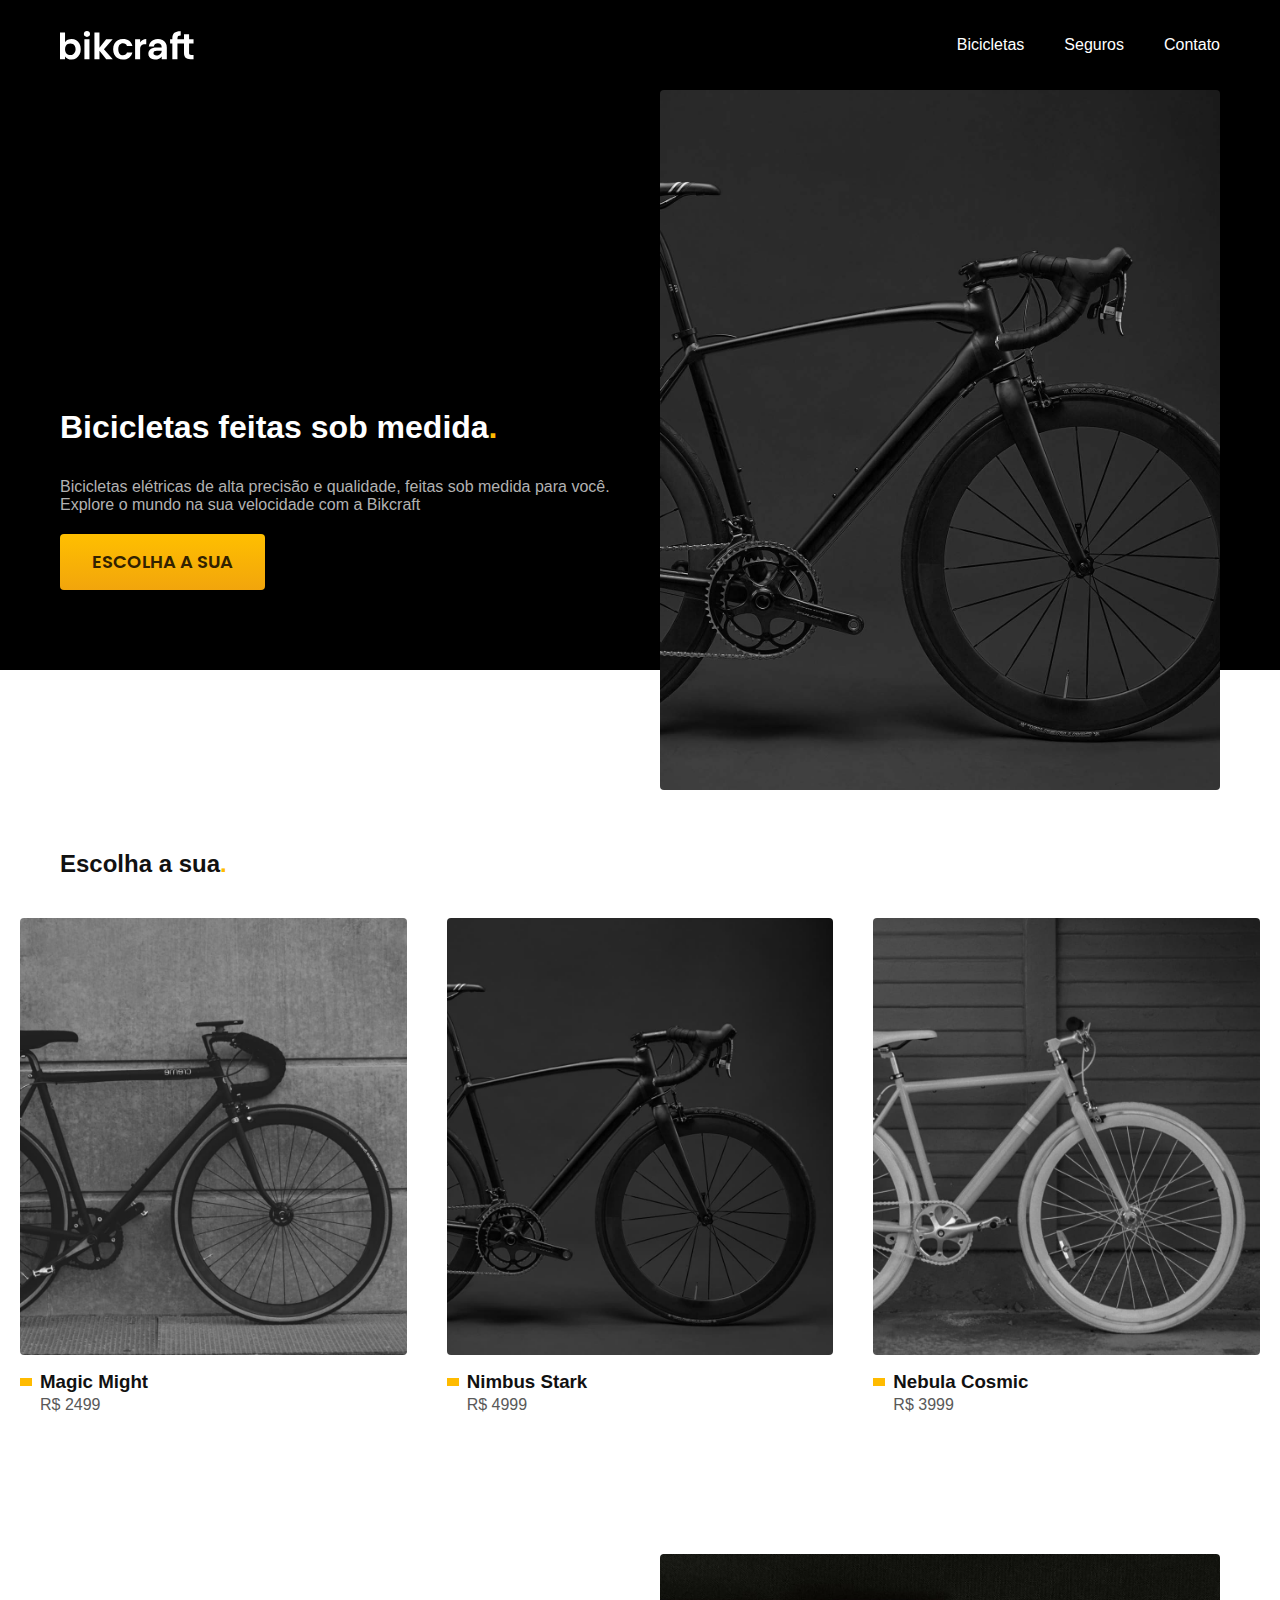
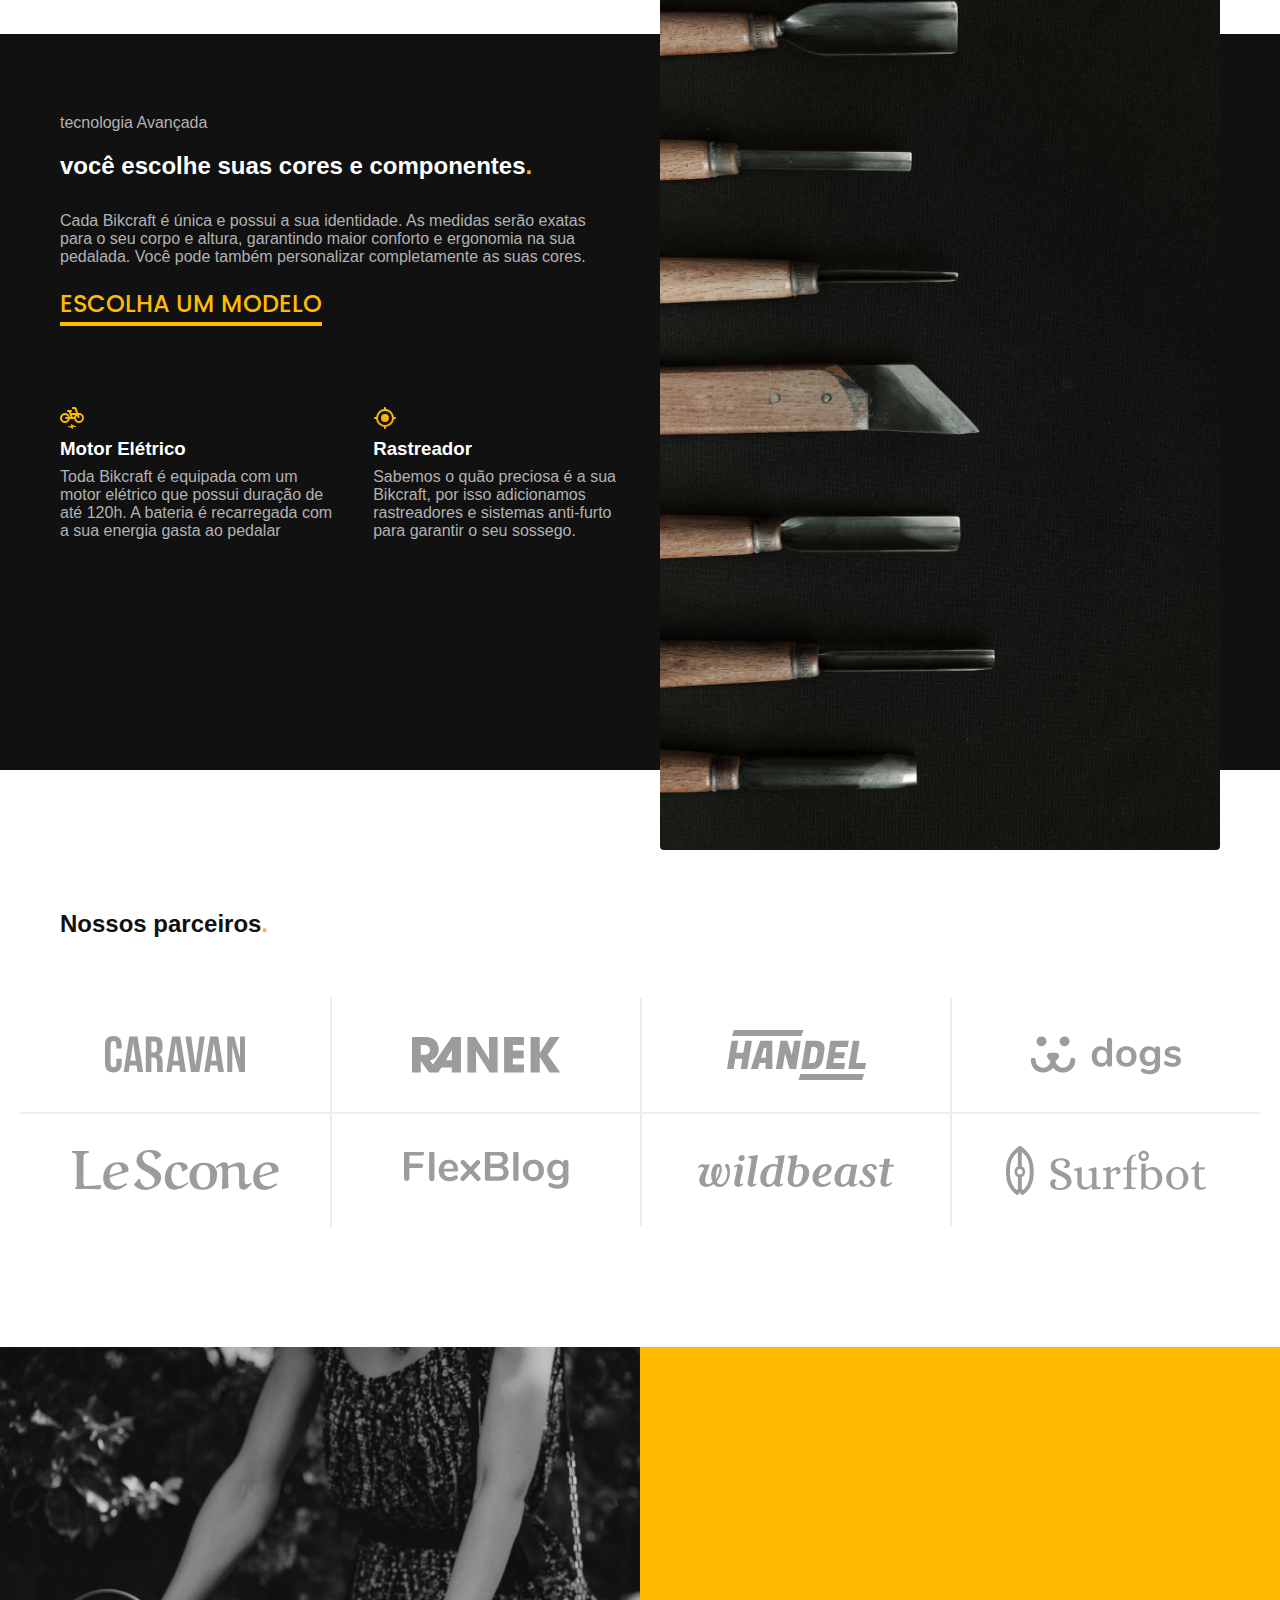
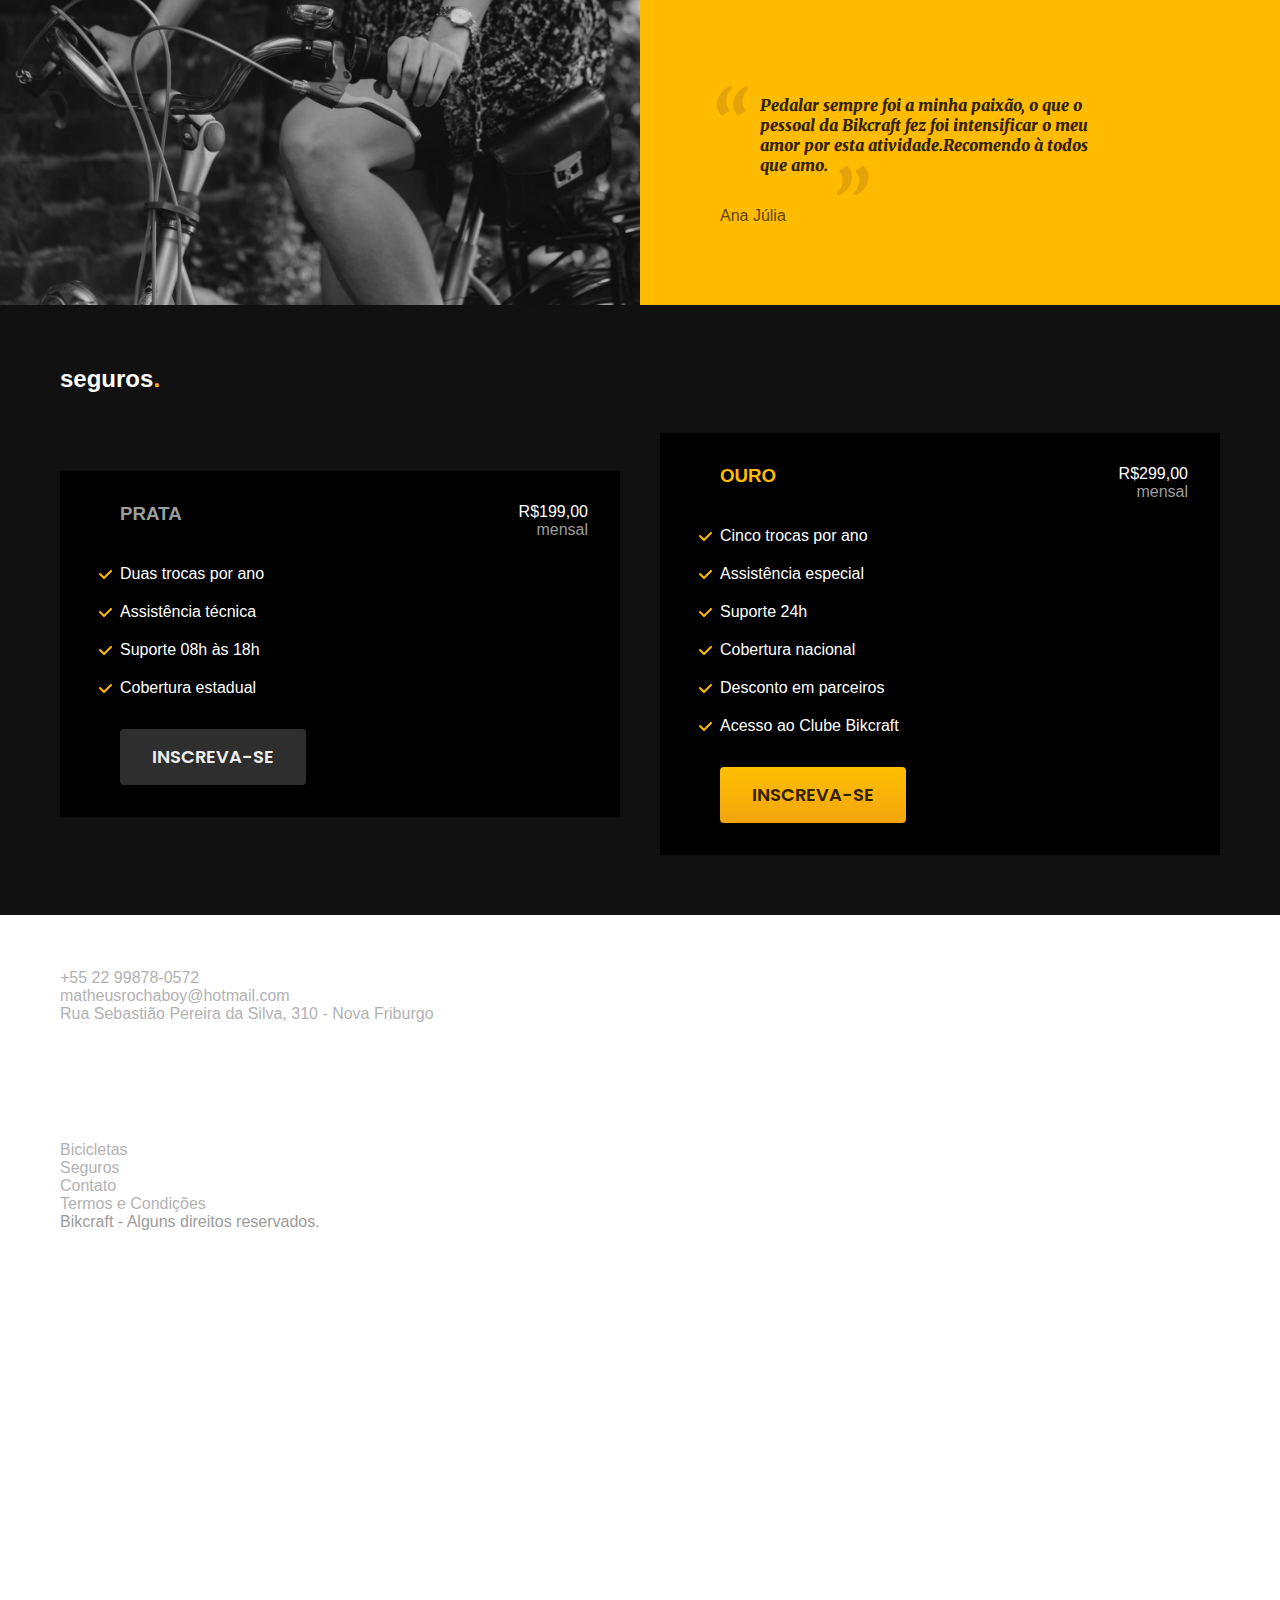
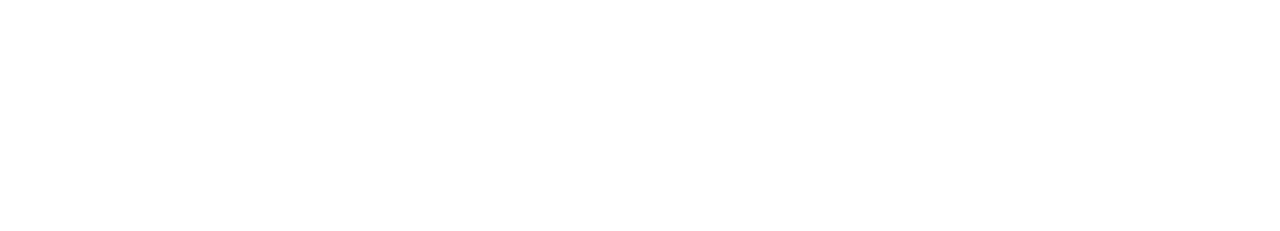
<file: index.html>
<!DOCTYPE html>
<html lang="pt-br">

<head>
  <meta charset="UTF-8">
  <meta name="viewport" content="width=device-width, initial-scale=1.0">
  <meta name="description" content="Bicicletas elétricas de alta precisão e qualidade, feitas sob medidas para o cliente. Explore o mundo na sua velocidade com a Bikcraft">
  <title>Bikcraft - Bicicletas Elétricas</title>
  <link rel="preload" href="./css/style.css" as="style">
  <link rel="stylesheet" href="./css/style.css">
  <link rel="preconnect" href="https://fonts.googleapis.com">
  <link rel="preconnect" href="https://fonts.gstatic.com" crossorigin>
  <link href="https://fonts.googleapis.com/css2?family=Poppins:wght@400;600&family=Roboto+Serif:opsz,wght@8..144,100..900&display=swap" rel="stylesheet">
  <link href="https://fonts.googleapis.com/css2?family=Merriweather:ital,opsz,wght@0,18..144,300..900;1,18..144,300..900&display=swap" rel="stylesheet">
</head>

<body>
  <header class="header-bg">
    <div class="header container">
      <a href="./"><img src="./img/bikcraft.svg" alt="Bikcraft"></a>
      <nav aria-label="primaria"></nav>
      <ul class="header-menu font-1-m cor-0">
        <li><a href="./bicicletas.html">Bicicletas</a></li>
        <li><a href="./seguros.html">Seguros</a></li>
        <li><a href="./contato.html">Contato</a></li>
      </ul>
    </div>
  </header>
  <main class="introducao-bg">
    <div class="introducao container">
      <div class="introducao-conteudo">
        <h1 class="font-1-xxl">Bicicletas feitas sob medida<span class="cor-p1">.</span></h1>
        <p class="font-2-l">Bicicletas elétricas de alta precisão e qualidade, feitas sob medida para você. Explore o mundo na sua velocidade com a Bikcraft</p>
        <a class="botao" href="./bicicletas.html">Escolha a sua</a>
      </div>
      <div>
        <img src="./img/fotos/introducao.jpg" alt="Bicicleta elétrica preta.">
      </div>
    </div>
  </main>
  <article class="bicicletas-lista">
    <h2 class="container font-1-xxl">Escolha a sua<span class="cor-p1">.</span></h2>
    <ul>
      <li>
        <a href="./bicicletas/magic.html">
          <img src="./img/bicicletas/magic-home.jpg" alt="Bicicleta preta">
          <h3 class="font-1-xl">Magic Might</h3>
          <span class="font-2-m cor-8">R$ 2499</span>
        </a>
      </li>
      <li>
        <a href="./bicicletas/nimbus.html">
          <img src="./img/bicicletas/nimbus-home.jpg" alt="Bicicleta preta">
          <h3 class="font-1-xl">Nimbus Stark</h3>
          <span class="font-2-m cor-8">R$ 4999</span>
        </a>
      </li>
      <li>
        <a href="./bicicletas/nebula.html">
          <img src="./img/bicicletas/nebula-home.jpg" alt="Bicicleta preta">
          <h3 class="font-1-xl">Nebula Cosmic</h3>
          <span class="font-2-m cor-8">R$ 3999</span>
        </a>
      </li>
    </ul>
  </article>
  <article class="tecnologia-bg">
    <div class="tecnologia container">
      <div class="tecnologia-conteudo">
        <span class="font-2-l-b cor-5">tecnologia Avançada</span>
        <h2 class="font-1-xxl cor-0">você escolhe suas cores e componentes<span class="cor-p1">.</span></h2>
        <p class="font-2-l cor-5">Cada Bikcraft é única e possui a sua identidade. As medidas serão exatas para o seu corpo e altura, garantindo maior conforto e ergonomia na sua pedalada. Você pode também personalizar completamente as suas cores.</p>
        <a class="link" href="./bicicletas.html">Escolha um modelo</a>
        <div class="tecnlogia-vantagens">
          <div>
            <img src="./img/icones/eletrica.svg" alt="">
            <h3 class="font-1-m cor-0">Motor Elétrico</h3>
            <p class="font-2-s cor-5">Toda Bikcraft é equipada com um motor elétrico que possui duração de até 120h. A bateria é recarregada com a sua energia gasta ao pedalar</p>
          </div>
          <div>
            <img src="./img/icones/rastreador.svg" alt="">
            <h3 class="font-1-m cor-0">Rastreador</h3>
            <p class="font-2-s cor-5">Sabemos o quão preciosa é a sua Bikcraft, por isso adicionamos rastreadores e sistemas anti-furto para garantir o seu sossego.</p>
          </div>
        </div>
      </div>
      <div class="tecnologia-imagem">
        <img src="./img/fotos/tecnologia.jpg" alt="Tecnlogia Img">
      </div>
    </div>
  </article>
  <section class="parceiros" arial-label="Nossos Parceiros">
    <h2 class="container font-1-xxl">Nossos parceiros<span class="cor-p1">.</span></h2>
    <ul>
      <li><img src="./img/parceiros/caravan.svg" alt="caravan"></li>
      <li><img src="./img/parceiros/ranek.svg" alt="ranek"></li>
      <li><img src="./img/parceiros/handel.svg" alt="handel"></li>
      <li><img src="./img/parceiros/dogs.svg" alt="dogs"></li>
      <li><img src="./img/parceiros/lescone.svg" alt="lescone"></li>
      <li><img src="./img/parceiros/flexblog.svg" alt="flexblog"></li>
      <li><img src="./img/parceiros/wildbeast.svg" alt="wildbeast"></li>
      <li><img src="./img/parceiros/surfbot.svg" alt="surfbot"></li>
    </ul>
  </section>
  <section class="depoimento" aria-label="Depoimento">
    <div>
      <img src="./img/fotos/depoimento.jpg" alt="Pessoa pedalando uma bicicleta Bikcraft">
    </div>
    <div class="depoimento-conteudo">
      <blockquote class="font-1-xl cor-p5">
        <p>Pedalar sempre foi a minha paixão, o que o pessoal da Bikcraft fez foi intensificar o meu amor por esta atividade.Recomendo à todos que amo.</p>
      </blockquote>
      <span class="font-1-m-b cor-p4">Ana Júlia</span>
    </div>
  </section>
  <article class="seguros-bg">
    <div class="seguros">
      <h2 class="font-1-xxl cor-0">seguros<span class="cor-p1">.</span></h2>
      <div class="seguros-item">
        <h3 class="font-1-xl cor-6">PRATA</h3>
        <span class="font-1-xl cor-0">R$199,00 <span class="font-1-xs cor-6">mensal</span></span>
        <ul class="font-2-m cor-0">
          <li>Duas trocas por ano</li>
          <li>Assistência técnica</li>
          <li>Suporte 08h às 18h</li>
          <li>Cobertura estadual</li>
        </ul>
        <a class="botao secundario" href="./orcamento.html">Inscreva-se</a>
      </div>
      <div class="seguros-item">
        <h3 class="font-1-xl cor-p1">OURO</h3>
        <span class="font-1-xl cor-0">R$299,00 <span class="font-1-xs cor-6">mensal</span></span>
        <ul class="font-2-m cor-0">
          <li>Cinco trocas por ano</li>
          <li>Assistência especial</li>
          <li>Suporte 24h</li>
          <li>Cobertura nacional</li>
          <li>Desconto em parceiros</li>
          <li>Acesso ao Clube Bikcraft</li>
        </ul>
        <a class="botao" href="./orcamento.html">Inscreva-se</a>
      </div>
    </div>
  </article>
  <footer class="footer-bg">
    <div class="footer container">
      <img src="./img/bikcraft.svg" alt="Bikcraft">
      <div class="footer-contato">
        <h3 class="font-2-l-b cor-0">Contato</h3>
        <ul class="font-2-m cor-5">
          <li><a href="tel:+5522998780572">+55 22 99878-0572</a></li>
          <li><a href="mailto:matheusrochaboy@hotmail.com">matheusrochaboy@hotmail.com</a></li>
          <li>Rua Sebastião Pereira da Silva, 310 - Nova Friburgo</li>
        </ul>
        <div class="footer-redes">
          <a href="./"><img src="./img/redes/instagram.svg" alt="Instagram"></a>
          <a href="./"><img src="./img/redes/facebook.svg" alt="Facebook"></a>
          <a href="./"><img src="./img/redes/youtube.svg" alt="Youtube"></a>
        </div>
      </div>
      <div class="footer-informacoes">
        <h3 class="font-2-l-b cor-0">Informações</h3>
        <nav>
          <ul class="font-1-m cor-5">
            <li><a href="./bicicletas.html">Bicicletas</a></li>
            <li><a href="./seguros.html">Seguros</a></li>
            <li><a href="./contato.html">Contato</a></li>
            <li><a href="./termos.html">Termos e Condições</a></li>
          </ul>
        </nav>
      </div>
      <p class="footer-copy font-2-m cor-6">Bikcraft - Alguns direitos reservados.</p>
    </div>
  </footer>
  <script src="./js/script.js"></script>
</body>

</html>
</file>
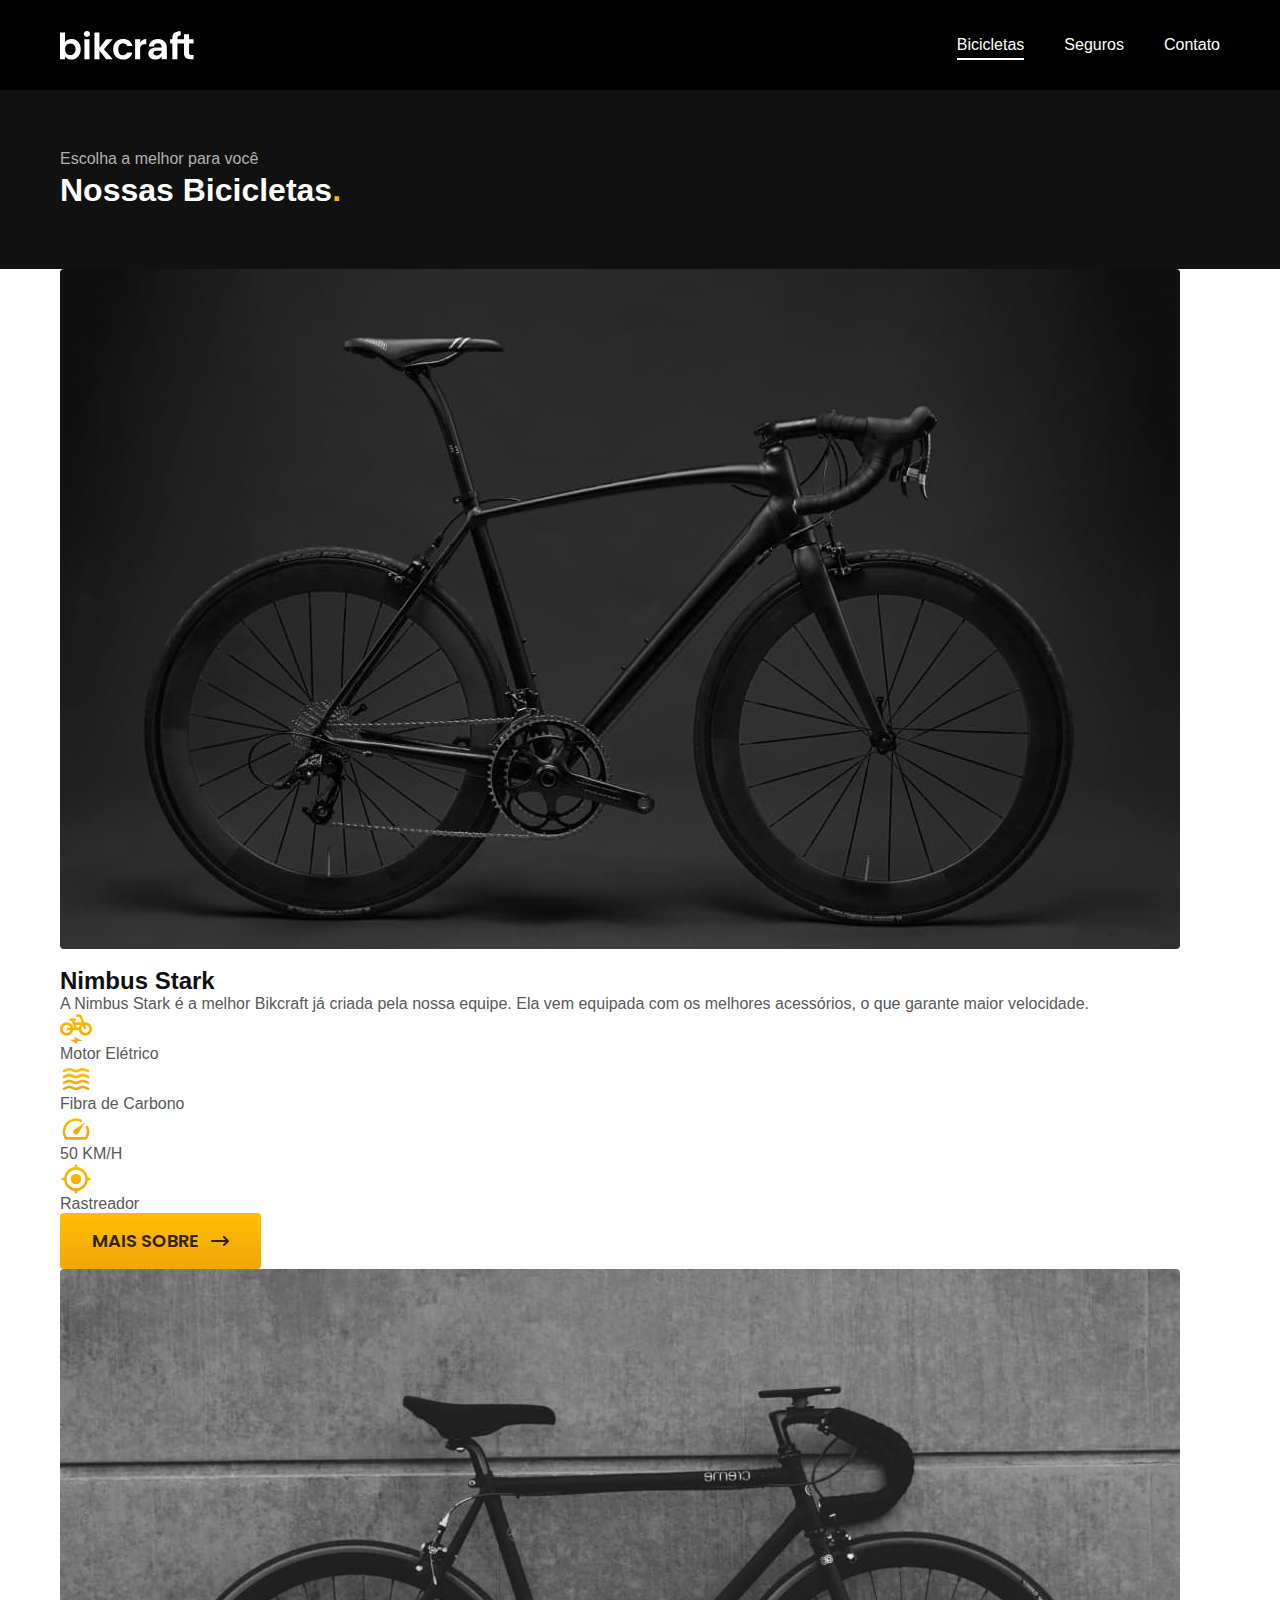
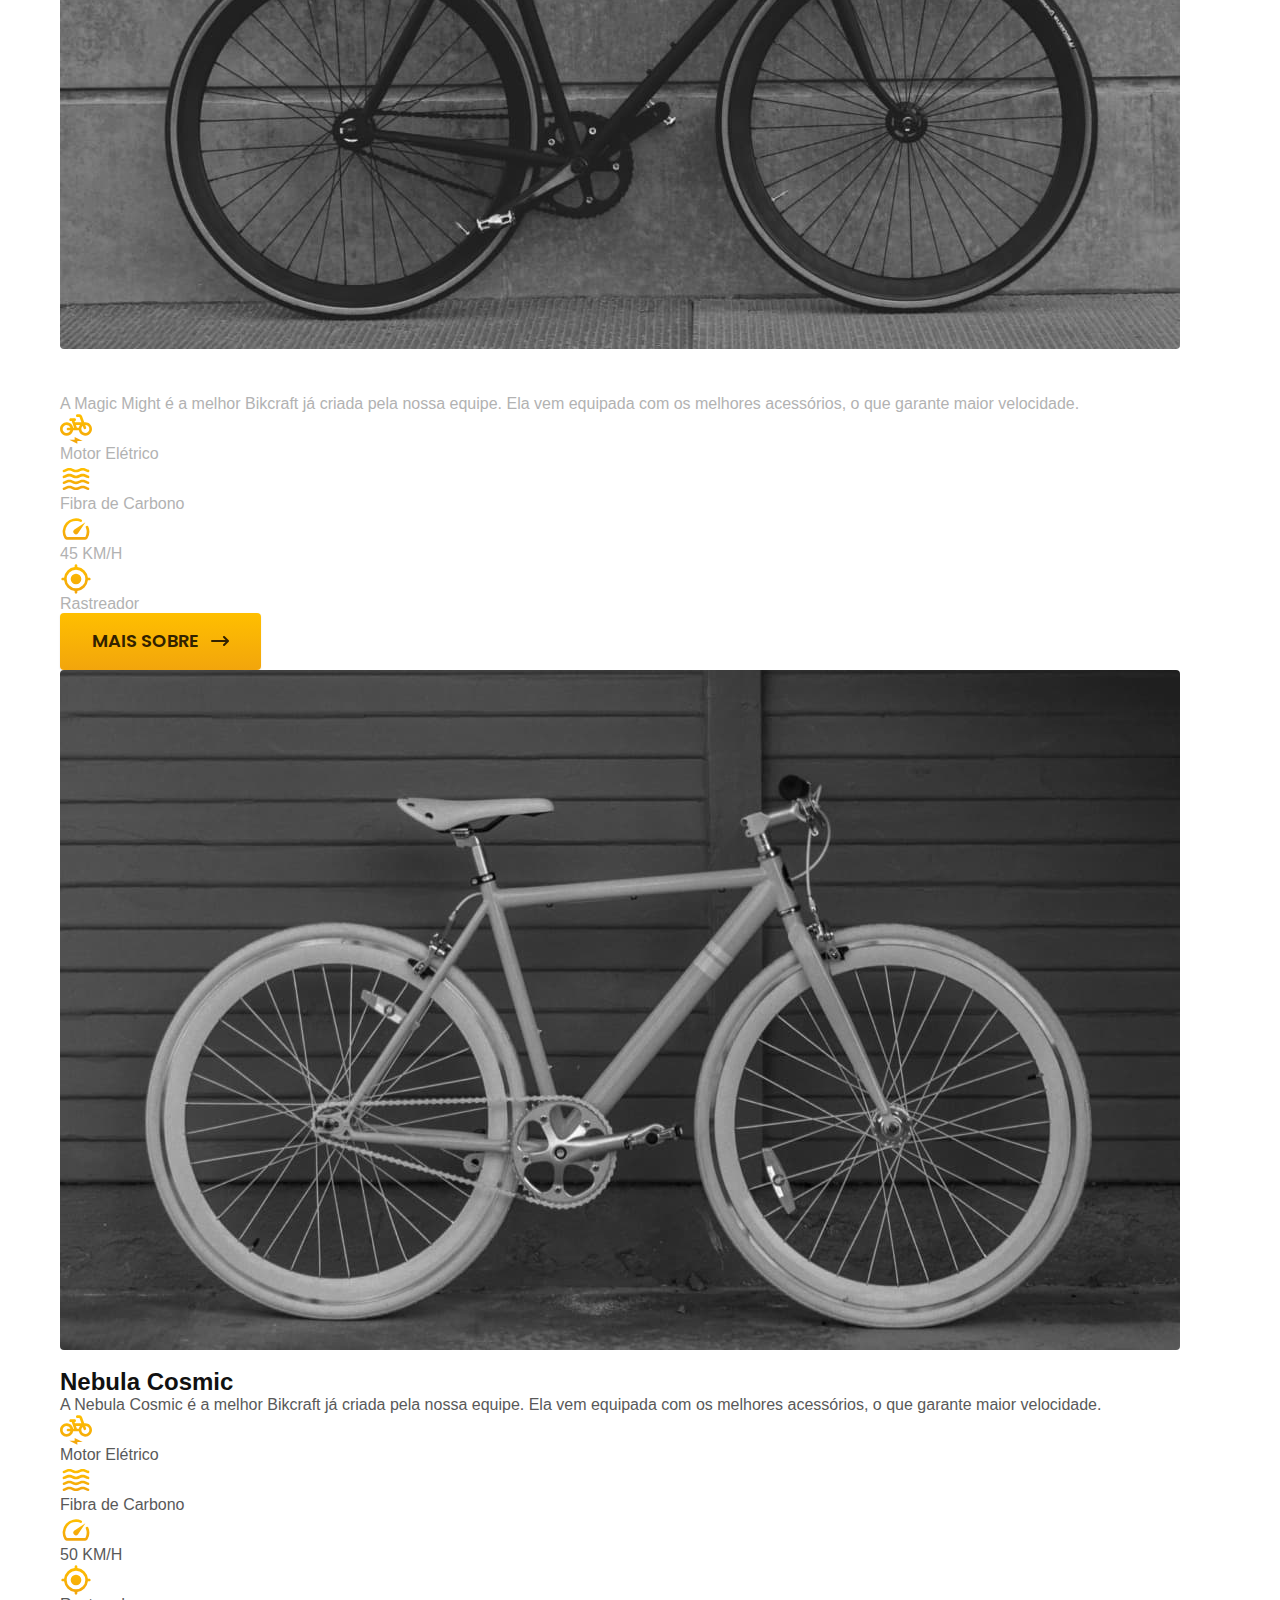
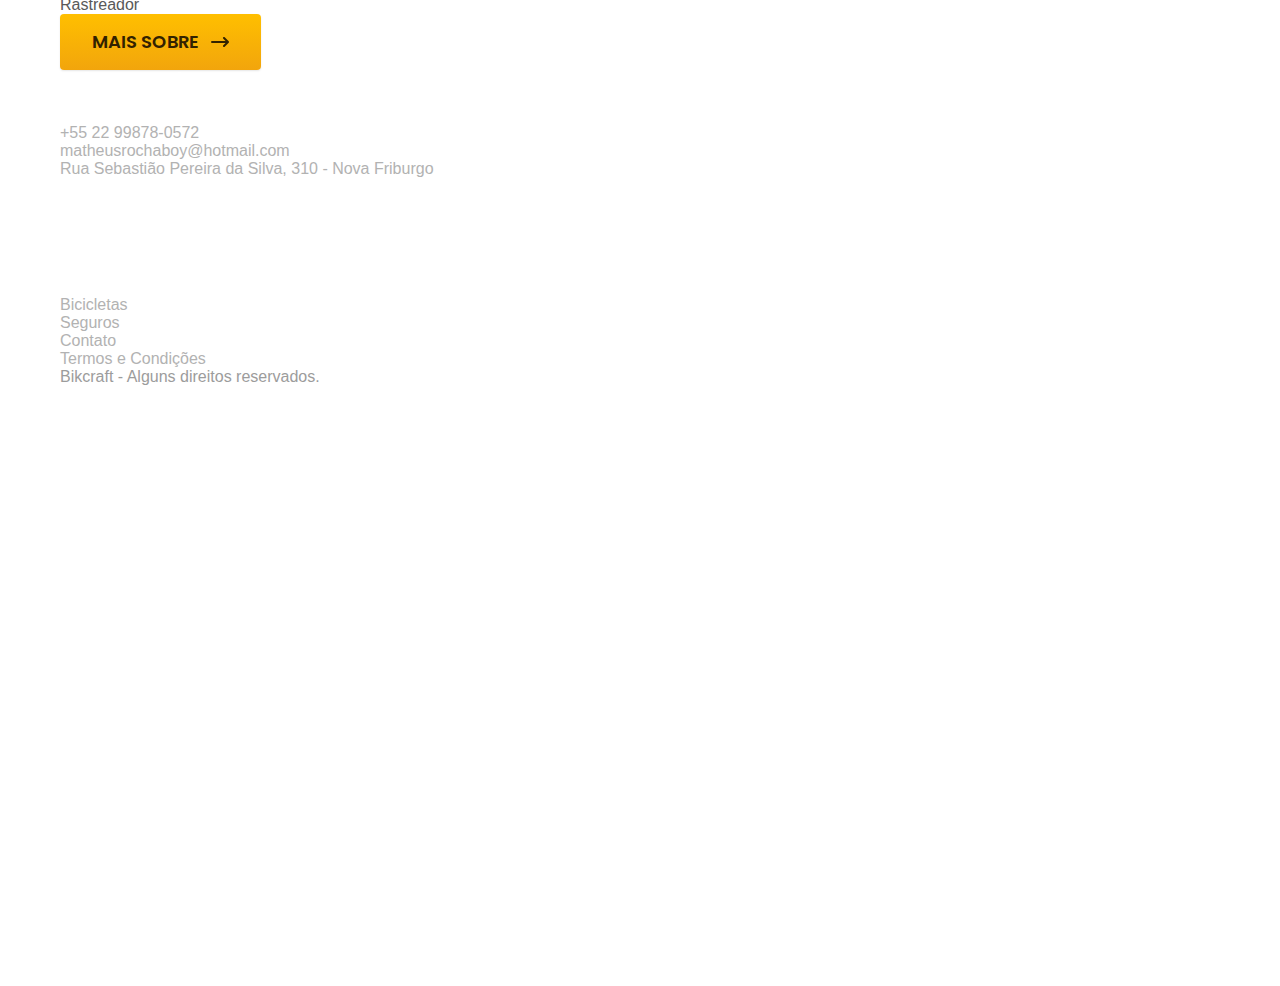
<file: bicicletas.html>
<!DOCTYPE html>
<html lang="pt-br">

<head>
  <meta charset="UTF-8">
  <meta name="viewport" content="width=device-width, initial-scale=1.0">
  <meta name="description" content="Bicicletas.">
  <title>Bicicletas | Bikcraft</title>
  <link rel="preload" href="./css/style.css" as="style">
  <link rel="stylesheet" href="./css/style.css">
  <link rel="preconnect" href="https://fonts.googleapis.com">
  <link rel="preconnect" href="https://fonts.gstatic.com" crossorigin>
  <link href="https://fonts.googleapis.com/css2?family=Poppins:wght@400;600&family=Roboto+Serif:opsz,wght@8..144,100..900&display=swap" rel="stylesheet">
  <link href="https://fonts.googleapis.com/css2?family=Merriweather:ital,opsz,wght@0,18..144,300..900;1,18..144,300..900&display=swap" rel="stylesheet">
</head>

<body id="bicicletas">
  <header class="header-bg">
    <div class="header container">
      <a href="./"><img src="./img/bikcraft.svg" alt="Bikcraft"></a>
      <nav aria-label="primaria"></nav>
      <ul class="header-menu font-1-m cor-0">
        <li><a href="./bicicletas.html">Bicicletas</a></li>
        <li><a href="./seguros.html">Seguros</a></li>
        <li><a href="./contato.html">Contato</a></li>
      </ul>
    </div>
  </header>
  <main>
    <div class="titulo-bg">
      <div class="titulo container">
        <p class="font-2-l-b cor-5">Escolha a melhor para você</p>
        <h1 class="font-1-xxl cor-0">Nossas Bicicletas<span class="cor-p1">.</span></h1>
      </div>
    </div>
    <div class="bicicletas container">
      <div class="bicicletas-imagem">
        <img src="./img/bicicletas/nimbus.jpg" alt="Bicicleta Preta">
        <span class="font-2-m cor-0">R$ 4999,99</span>
      </div>
      <div class="bicicletas-conteudo">
        <h2 class="font-1-xl">Nimbus Stark</h2>
        <p class="font-2-s cor-8">A Nimbus Stark é a melhor Bikcraft já criada pela nossa equipe. Ela vem equipada com os melhores acessórios, o que garante maior velocidade.</p>
        <ul class="font-1-m cor-8">
          <li>
            <img src="./img/icones/eletrica.svg" alt="">Motor Elétrico
          </li>
          <li>
            <img src="./img/icones/carbono.svg" alt="">Fibra de Carbono
          </li>
          <li>
            <img src="./img/icones/velocidade.svg" alt="">50 KM/H
          </li>
          <li>
            <img src="./img/icones/rastreador.svg" alt="">Rastreador
          </li>
        </ul>
        <a class="botao seta" href="./bicicletas/nimbus.html">Mais Sobre</a>
      </div>
    </div>
    <div class="bicicletas-bg">
      <div class="bicicletas container">
        <div class="bicicletas-imagem">
          <img src="./img/bicicletas/magic.jpg" alt="Bicicleta Preta">
          <span class="font-2-m cor-0">R$ 2499,99</span>
        </div>
        <div class="bicicletas-conteudo">
          <h2 class="font-1-xl cor-0">Magic Might</h2>
          <p class="font-2-s cor-5">A Magic Might é a melhor Bikcraft já criada pela nossa equipe. Ela vem equipada com os melhores acessórios, o que garante maior velocidade.</p>
          <ul class="font-1-m cor-5">
            <li>
              <img src="./img/icones/eletrica.svg" alt="">Motor Elétrico
            </li>
            <li>
              <img src="./img/icones/carbono.svg" alt="">Fibra de Carbono
            </li>
            <li>
              <img src="./img/icones/velocidade.svg" alt="">45 KM/H
            </li>
            <li>
              <img src="./img/icones/rastreador.svg" alt="">Rastreador
            </li>
          </ul>
          <a class="botao seta" href="./bicicletas/magic.html">Mais Sobre</a>
        </div>
      </div>
    </div>
    <div class="bicicletas container">
      <div class="bicicletas-imagem">
        <img src="./img/bicicletas/nebula.jpg" alt="Bicicleta Preta">
        <span class="font-2-m cor-0">R$ 3999,99</span>
      </div>
      <div class="bicicletas-conteudo">
        <h2 class="font-1-xl">Nebula Cosmic</h2>
        <p class="font-2-s cor-8">A Nebula Cosmic é a melhor Bikcraft já criada pela nossa equipe. Ela vem equipada com os melhores acessórios, o que garante maior velocidade.</p>
        <ul class="font-1-m cor-8">
          <li>
            <img src="./img/icones/eletrica.svg" alt="">Motor Elétrico
          </li>
          <li>
            <img src="./img/icones/carbono.svg" alt="">Fibra de Carbono
          </li>
          <li>
            <img src="./img/icones/velocidade.svg" alt="">50 KM/H
          </li>
          <li>
            <img src="./img/icones/rastreador.svg" alt="">Rastreador
          </li>
        </ul>
        <a class="botao seta" href="./bicicletas/nebula.html">Mais Sobre</a>
      </div>
    </div>
  </main>
  <footer class="footer-bg">
    <div class="footer container">
      <img src="./img/bikcraft.svg" alt="Bikcraft">
      <div class="footer-contato">
        <h3 class="font-2-l-b cor-0">Contato</h3>
        <ul class="font-2-m cor-5">
          <li><a href="tel:+5522998780572">+55 22 99878-0572</a></li>
          <li><a href="mailto:matheusrochaboy@hotmail.com">matheusrochaboy@hotmail.com</a></li>
          <li>Rua Sebastião Pereira da Silva, 310 - Nova Friburgo</li>
        </ul>
        <div class="footer-redes">
          <a href="./"><img src="./img/redes/instagram.svg" alt="Instagram"></a>
          <a href="./"><img src="./img/redes/facebook.svg" alt="Facebook"></a>
          <a href="./"><img src="./img/redes/youtube.svg" alt="Youtube"></a>
        </div>
      </div>
      <div class="footer-informacoes">
        <h3 class="font-2-l-b cor-0">Informações</h3>
        <nav>
          <ul class="font-1-m cor-5">
            <li><a href="./bicicletas.html">Bicicletas</a></li>
            <li><a href="./seguros.html">Seguros</a></li>
            <li><a href="./contato.html">Contato</a></li>
            <li><a href="./termos.html">Termos e Condições</a></li>
          </ul>
        </nav>
      </div>
      <p class="footer-copy font-2-m cor-6">Bikcraft - Alguns direitos reservados.</p>
    </div>
  </footer>
  <script src="./js/script.js"></script>
</body>
</file>
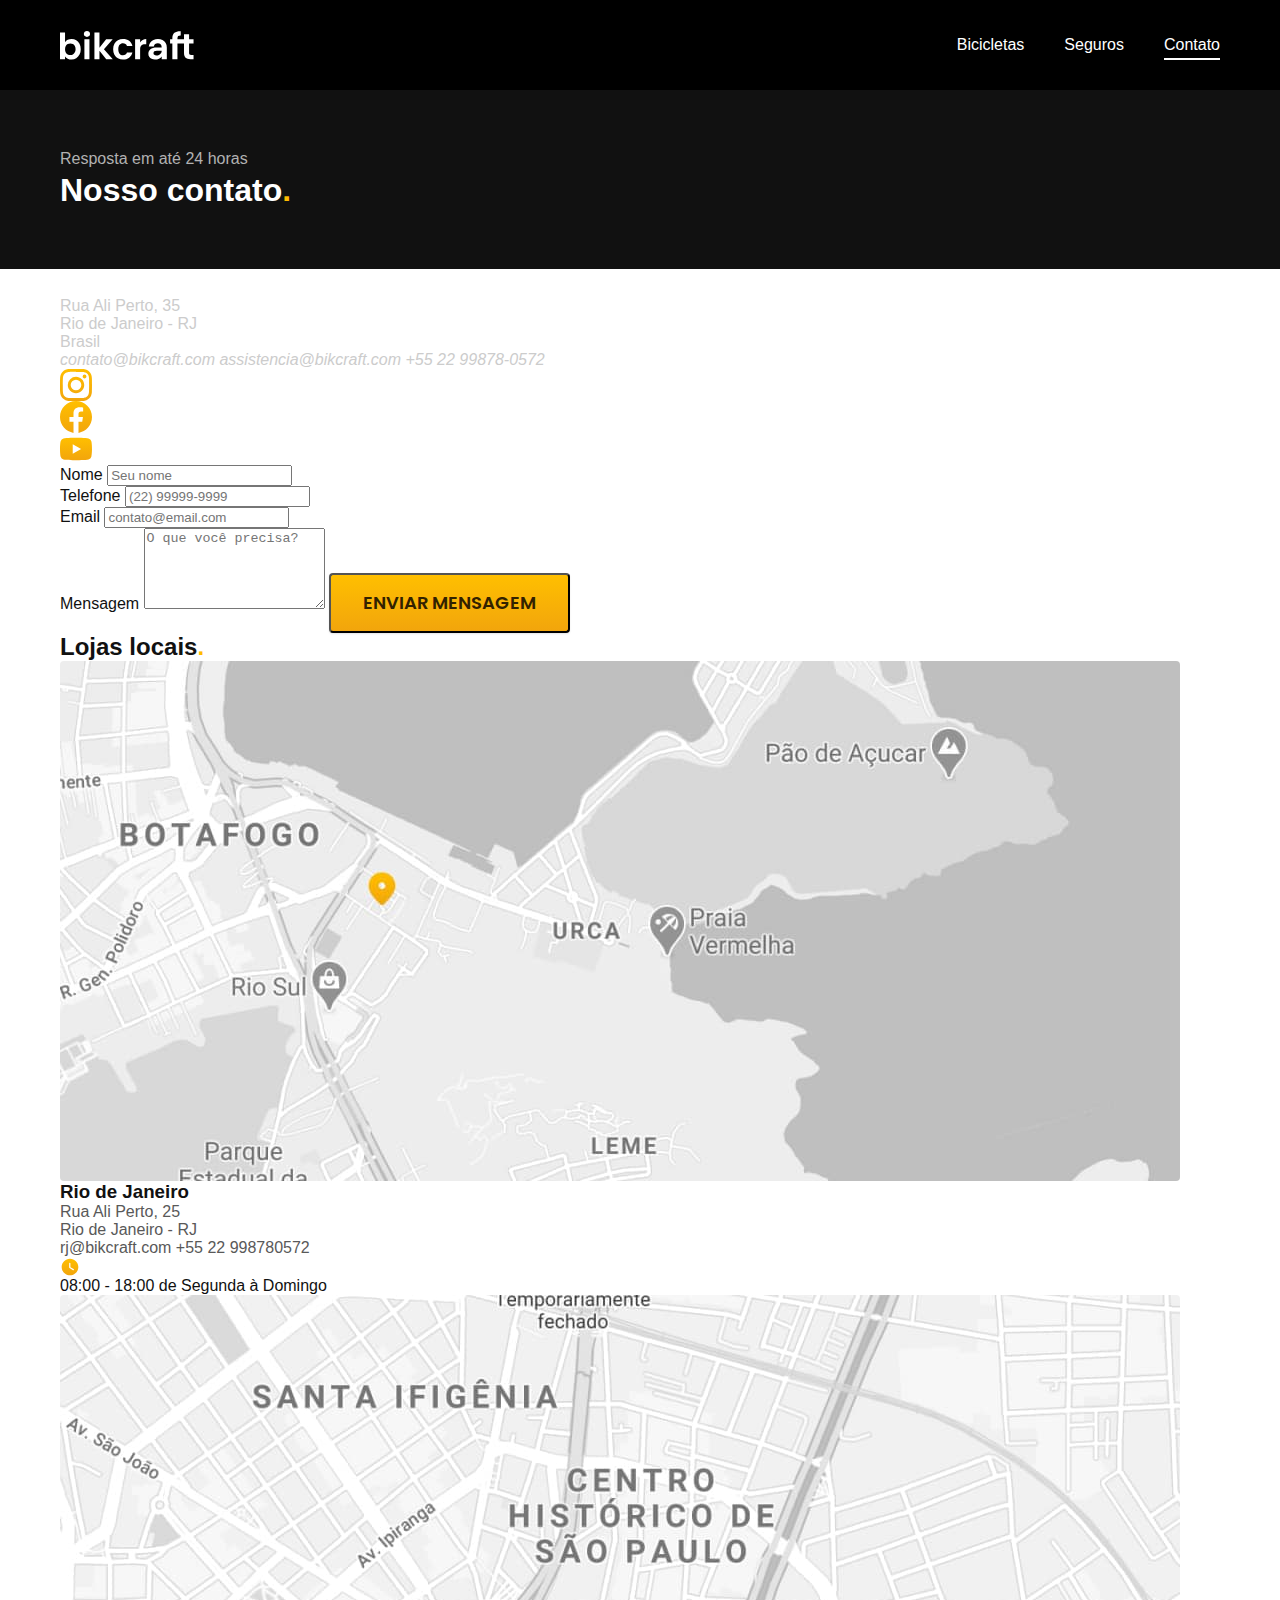
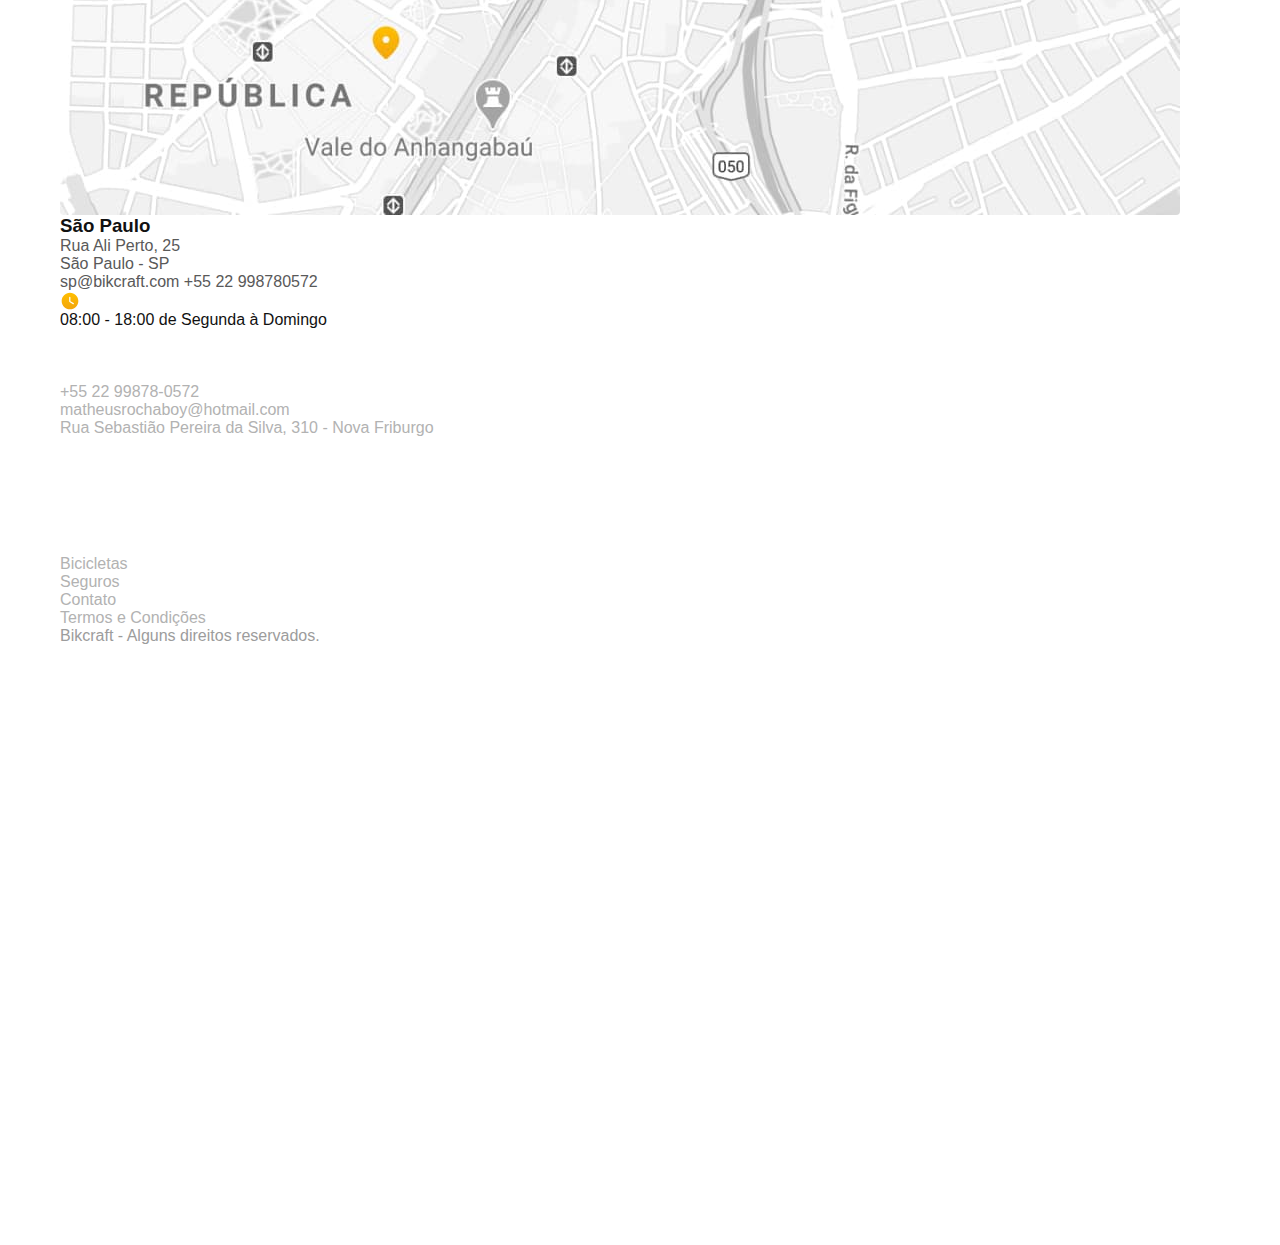
<file: contato.html>
<!DOCTYPE html>
<html lang="pt-br">

<head>
  <meta charset="UTF-8">
  <meta name="viewport" content="width=device-width, initial-scale=1.0">
  <meta name="description" content="Termos e Condições.">
  <title>Contato | Bikcraft</title>
  <link rel="preload" href="./css/style.css" as="style">
  <link rel="stylesheet" href="./css/style.css">
  <link rel="preconnect" href="https://fonts.googleapis.com">
  <link rel="preconnect" href="https://fonts.gstatic.com" crossorigin>
  <link href="https://fonts.googleapis.com/css2?family=Poppins:wght@400;600&family=Roboto+Serif:opsz,wght@8..144,100..900&display=swap" rel="stylesheet">
  <link href="https://fonts.googleapis.com/css2?family=Merriweather:ital,opsz,wght@0,18..144,300..900;1,18..144,300..900&display=swap" rel="stylesheet">
</head>

<body id="contato">
  <header class="header-bg">
    <div class="header container">
      <a href="./"><img src="./img/bikcraft.svg" alt="Bikcraft"></a>
      <nav aria-label="primaria"></nav>
      <ul class="header-menu font-1-m cor-0">
        <li><a href="./bicicletas.html">Bicicletas</a></li>
        <li><a href="./seguros.html">Seguros</a></li>
        <li><a href="./contato.html">Contato</a></li>
      </ul>
    </div>
  </header>
  <main>
    <div class="titulo-bg">
      <div class="titulo container">
        <p class="font-2-l-b cor-5">Resposta em até 24 horas</p>
        <h1 class="font-1-xxl cor-0">Nosso contato<span class="cor-p1">.</span></h1>
      </div>
    </div>
    <div class="contato container">
      <section class="contato-dados" aria-label="Endereço">
        <h2 class="font-1-m cor-0">Loja Online</h2>
        <div class="contato-endereco font-2-s cor-4">
          <p>Rua Ali Perto, 35</p>
          <p>Rio de Janeiro - RJ</p>
          <p>Brasil</p>
        </div>
        <address class="contato-meios font-2-s cor-4">
          <a href="mailto:contato@bikcraft.com">contato@bikcraft.com</a>
          <a href="mailto:assistencia@bikcraft.com">assistencia@bikcraft.com</a>
          <a href="tel:+5522998780572">+55 22 99878-0572</a>
        </address>
        <div class="contato-redes">
          <a href="./"><img src="./img/redes/instagram-p.svg" alt="Instagram"></a>
          <a href="./"><img src="./img/redes/facebook-p.svg" alt="Facebook"></a>
          <a href="./"><img src="./img/redes/youtube-p.svg" alt="Youtube"></a>
        </div>
      </section>
      <section class="contato-formulario" aria-label="Formulário">
        <form class="form" action="./contato.html">
          <div>
            <label for="nome">Nome</label>
            <input type="text" id="nome" name="nome" placeholder="Seu nome">
          </div>
          <div>
            <label for="telefone">Telefone</label>
            <input type="text" id="telefone" name="telefone" placeholder="(22) 99999-9999">
          </div>
          <div class="col-2">
            <label for="email">Email</label>
            <input type="email" id="email" name="email" placeholder="contato@email.com">
          </div>
          <div class="col-2">
            <label for="mensagem">Mensagem</label>
            <textarea rows="5" id="mensagem" name="mensagem" placeholder="O que você precisa?"></textarea>
            <button class="botao col-2">Enviar Mensagem</button>
          </div>
        </form>
      </section>
    </div>
  </main>
  <article class="lojas container">
    <h2 class="font-1-xxl">Lojas locais<span class="cor-p1">.</span></h2>
    <div class="lojas-item">
      <img src="./img/lojas/rj.jpg" alt="Mapa RJ">
      <div class="lojas-conteudo">
        <h3 class="font-1-xl">Rio de Janeiro</h3>
        <div class="lojas-dados font-2-s cor-8">
          <p>Rua Ali Perto, 25</p>
          <p>Rio de Janeiro - RJ</p>
        </div>
        <div class="lojas-dados font-2-s cor-8">
          <a href="mailto:rj@bikcraft.com">rj@bikcraft.com</a>
          <a href="tel:+5522998780572">+55 22 998780572</a>
        </div>
        <p class="lojas-tempo font-1-s"><img src="./img/icones/horario.svg" alt="">08:00 - 18:00 de Segunda à Domingo</p>
      </div>
    </div>
    <div class="lojas-item">
      <img src="./img/lojas/sp.jpg" alt="Mapa SP">
      <div class="lojas-conteudo">
        <h3 class="font-1-xl">São Paulo</h3>
        <div class="lojas-dados font-2-s cor-8">
          <p>Rua Ali Perto, 25</p>
          <p>São Paulo - SP</p>
        </div>
        <div class="lojas-dados font-2-s cor-8">
          <a href="mailto:sp@bikcraft.com">sp@bikcraft.com</a>
          <a href="tel:+5522998780572">+55 22 998780572</a>
        </div>
        <p class="lojas-tempo font-1-s"><img src="./img/icones/horario.svg" alt="">08:00 - 18:00 de Segunda à Domingo</p>
      </div>
    </div>
  </article>
  <footer class="footer-bg">
    <div class="footer container">
      <img src="./img/bikcraft.svg" alt="Bikcraft">
      <div class="footer-contato">
        <h3 class="font-2-l-b cor-0">Contato</h3>
        <ul class="font-2-m cor-5">
          <li><a href="tel:+5522998780572">+55 22 99878-0572</a></li>
          <li><a href="mailto:matheusrochaboy@hotmail.com">matheusrochaboy@hotmail.com</a></li>
          <li>Rua Sebastião Pereira da Silva, 310 - Nova Friburgo</li>
        </ul>
        <div class="footer-redes">
          <a href="./"><img src="./img/redes/instagram.svg" alt="Instagram"></a>
          <a href="./"><img src="./img/redes/facebook.svg" alt="Facebook"></a>
          <a href="./"><img src="./img/redes/youtube.svg" alt="Youtube"></a>
        </div>
      </div>
      <div class="footer-informacoes">
        <h3 class="font-2-l-b cor-0">Informações</h3>
        <nav>
          <ul class="font-1-m cor-5">
            <li><a href="./bicicletas.html">Bicicletas</a></li>
            <li><a href="./seguros.html">Seguros</a></li>
            <li><a href="./contato.html">Contato</a></li>
            <li><a href="./termos.html">Termos e Condições</a></li>
          </ul>
        </nav>
      </div>
      <p class="footer-copy font-2-m cor-6">Bikcraft - Alguns direitos reservados.</p>
    </div>
  </footer>
  <script src="./js/script.js"></script>
</body>
</file>
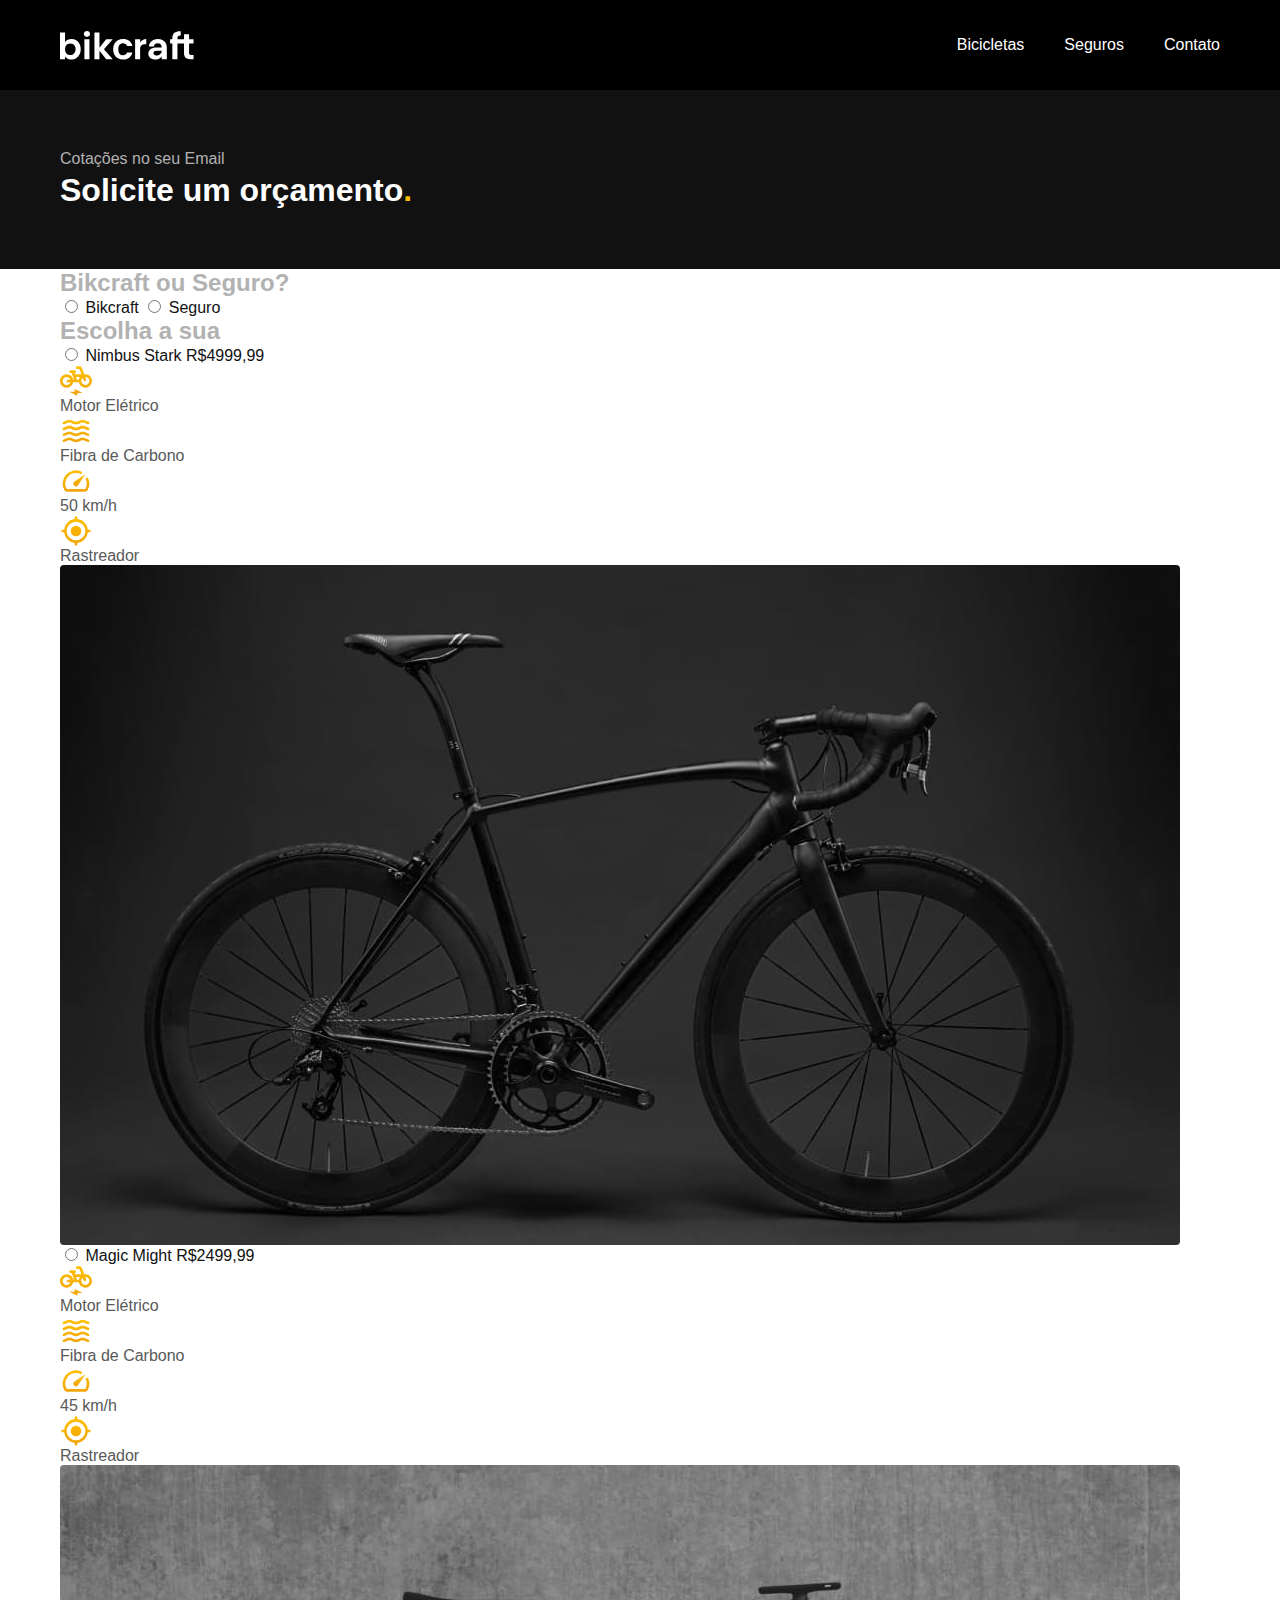
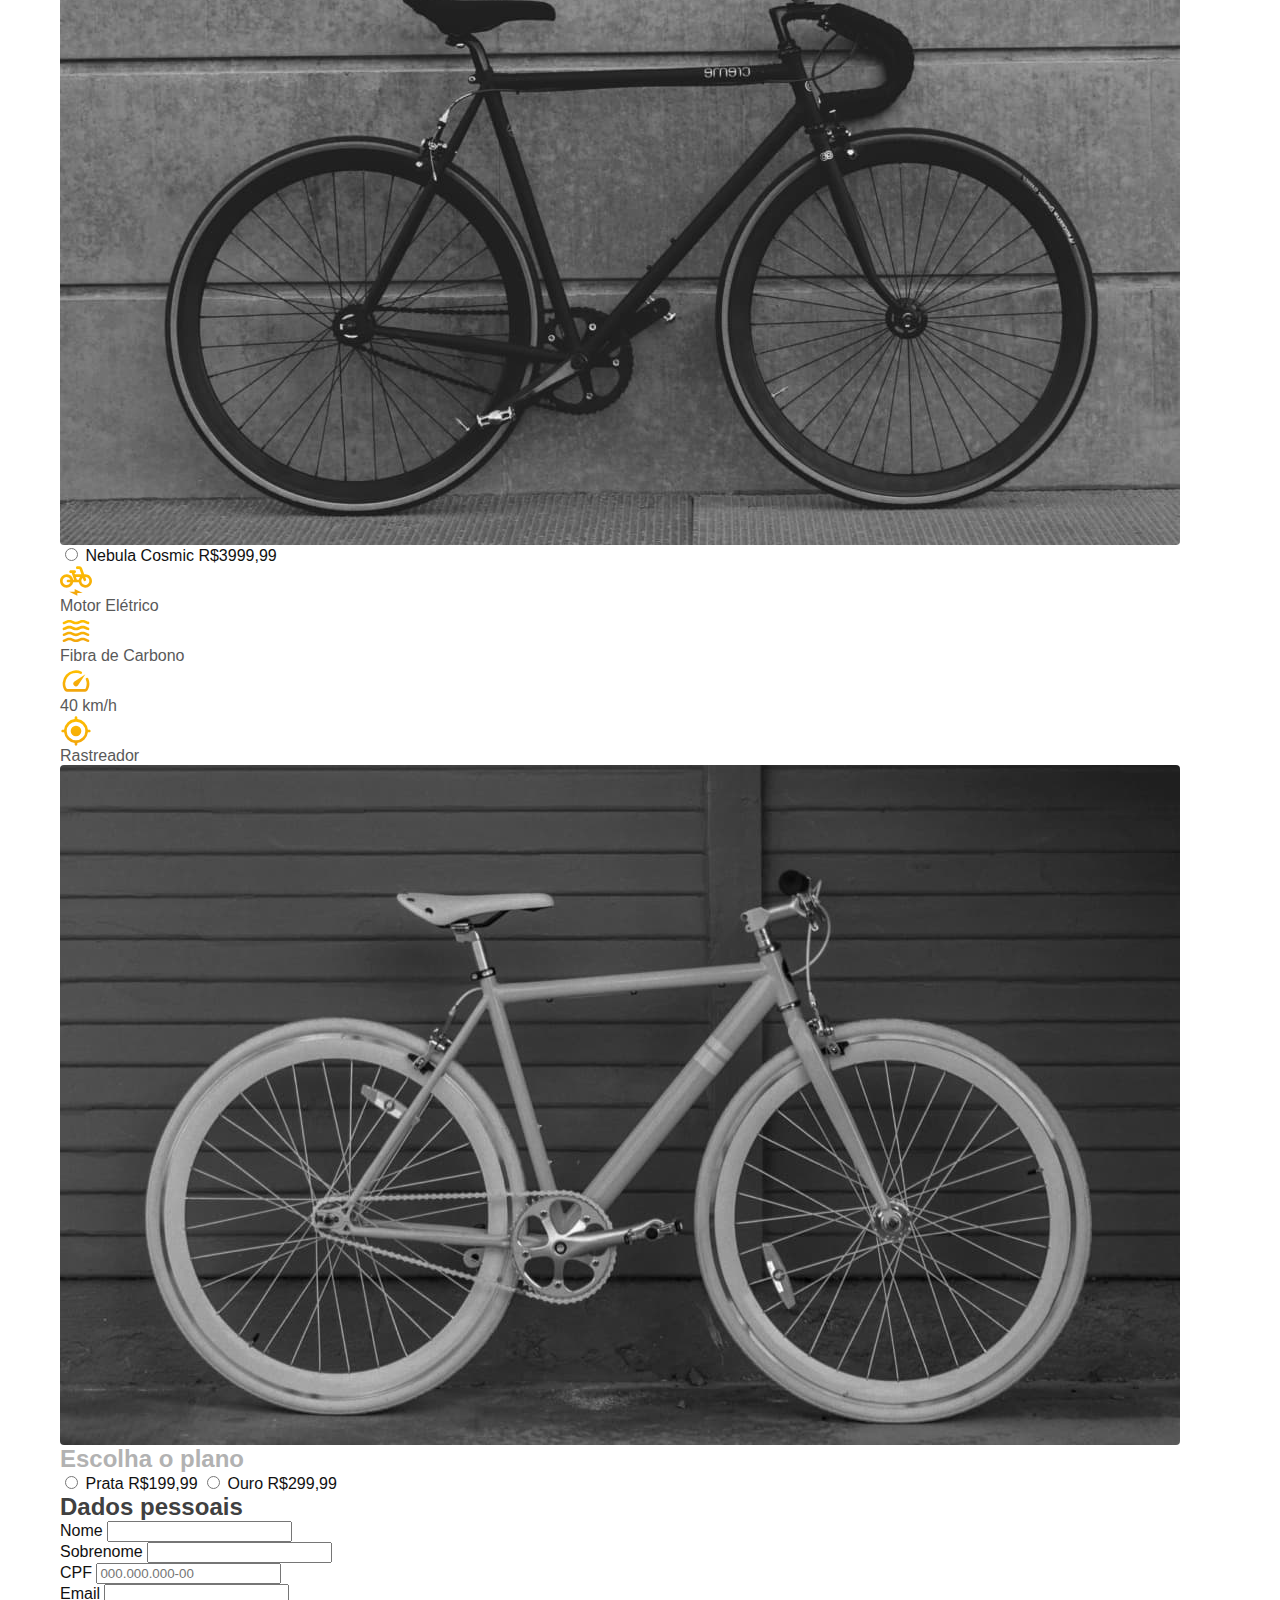
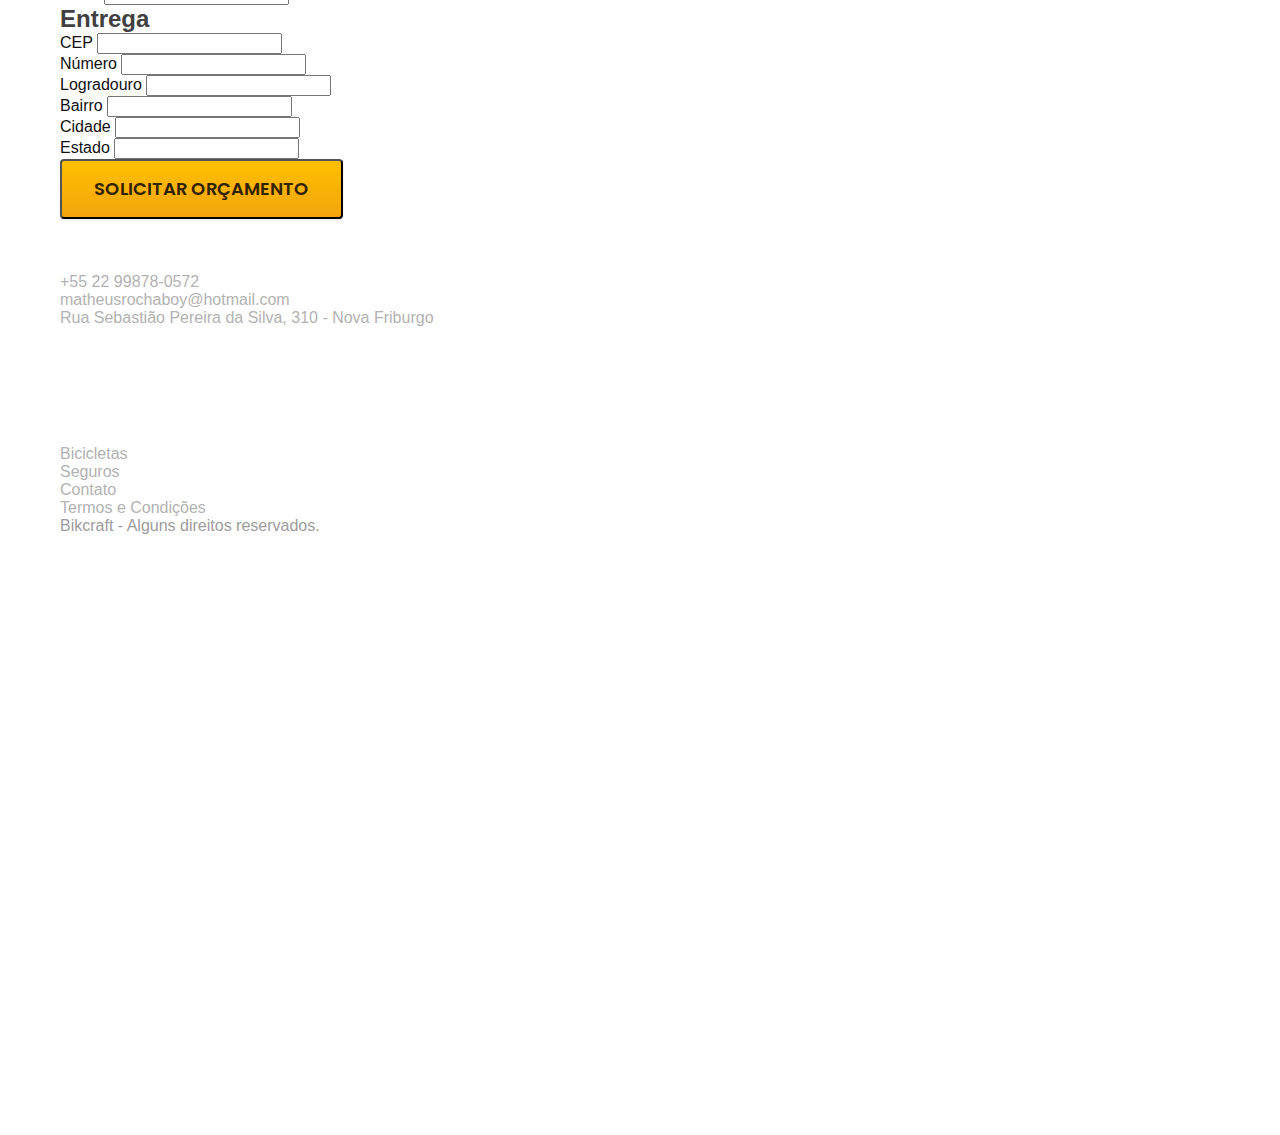
<file: orcamento.html>
<!DOCTYPE html>
<html lang="pt-br">

<head>
  <meta charset="UTF-8">
  <meta name="viewport" content="width=device-width, initial-scale=1.0">
  <meta name="description" content="Orçamento.">
  <title>Orçamento | Bikcraft</title>
  <link rel="preload" href="./css/style.css" as="style">
  <link rel="stylesheet" href="./css/style.css">
  <link rel="preconnect" href="https://fonts.googleapis.com">
  <link rel="preconnect" href="https://fonts.gstatic.com" crossorigin>
  <link href="https://fonts.googleapis.com/css2?family=Poppins:wght@400;600&family=Roboto+Serif:opsz,wght@8..144,100..900&display=swap" rel="stylesheet">
  <link href="https://fonts.googleapis.com/css2?family=Merriweather:ital,opsz,wght@0,18..144,300..900;1,18..144,300..900&display=swap" rel="stylesheet">
</head>

<body id="orcamento">
  <header class="header-bg">
    <div class="header container">
      <a href="./"><img src="./img/bikcraft.svg" alt="Bikcraft"></a>
      <nav aria-label="primaria"></nav>
      <ul class="header-menu font-1-m cor-0">
        <li><a href="./bicicletas.html">Bicicletas</a></li>
        <li><a href="./seguros.html">Seguros</a></li>
        <li><a href="./contato.html">Contato</a></li>
      </ul>
    </div>
  </header>
  <main>
    <div class="titulo-bg">
      <div class="titulo container">
        <p class="font-2-l-b cor-5">Cotações no seu Email</p>
        <h1 class="font-1-xxl cor-0">Solicite um orçamento<span class="cor-p1">.</span></h1>
      </div>
    </div>
    <form class="orcamento container" action="./">
      <div class="orcamento-produto">
        <h2 class="font-1-xs cor-5">Bikcraft ou Seguro?</h2>
        <input type="radio" name="tipo" value="bikcraft" id="bikcraft">
        <label for="bikcraft">Bikcraft</label>
        <input type="radio" name="tipo" value="seguro" id="seguro">
        <label for="seguro">Seguro</label>
        <div class="orcamento-conteudo" id="orcamento-bikcraft">
          <h2 class="font-1-xs cor-5">Escolha a sua</h2>
          <input type="radio" name="produto" value="nimbus" id="nimbus">
          <label for="nimbus">Nimbus Stark <span>R$4999,99</span></label>
          <div class="orcamento-detalhes">
            <ul class="font-1-xs cor-8">
              <li><img src="./img/icones/eletrica.svg" alt="">Motor Elétrico</li>
              <li><img src="./img/icones/carbono.svg" alt="">Fibra de Carbono</li>
              <li><img src="./img/icones/velocidade.svg" alt="">50 km/h</li>
              <li><img src="./img/icones/rastreador.svg" alt="">Rastreador</li>
            </ul>
            <img src="./img/bicicletas/nimbus.jpg" alt="Bicicleta Preta">
          </div>
          <input type="radio" name="produto" value="magic" id="magic">
          <label for="magic">Magic Might <span>R$2499,99</span></label>
          <div class="orcamento-detalhes">
            <ul class="font-1-xs cor-8">
              <li><img src="./img/icones/eletrica.svg" alt="">Motor Elétrico</li>
              <li><img src="./img/icones/carbono.svg" alt="">Fibra de Carbono</li>
              <li><img src="./img/icones/velocidade.svg" alt="">45 km/h</li>
              <li><img src="./img/icones/rastreador.svg" alt="">Rastreador</li>
            </ul>
            <img src="./img/bicicletas/magic.jpg" alt="Bicicleta Preta">
          </div>
          <input type="radio" name="produto" value="nebula" id="nebula">
          <label for="nebula">Nebula Cosmic <span>R$3999,99</span></label>
          <div class="orcamento-detalhes">
            <ul class="font-1-xs cor-8">
              <li><img src="./img/icones/eletrica.svg" alt="">Motor Elétrico</li>
              <li><img src="./img/icones/carbono.svg" alt="">Fibra de Carbono</li>
              <li><img src="./img/icones/velocidade.svg" alt="">40 km/h</li>
              <li><img src="./img/icones/rastreador.svg" alt="">Rastreador</li>
            </ul>
            <img src="./img/bicicletas/nebula.jpg" alt="Bicicleta Branca">
          </div>
        </div>
        <div class="orcamento-conteudo" id="orcamento-seguro">
          <h2 class="font-1-xs cor-5">Escolha o plano</h2>
          <input type="radio" name="produto" value="prata" id="prata">
          <label for="prata">Prata<span> R$199,99</span></label>
          <input type="radio" name="produto" value="ouro" id="ouro">
          <label for="ouro">Ouro<span> R$299,99</span></label>
        </div>
      </div>
      <div class="orcamento-dados form">
        <h2 class="font-1-xs cor-9 col-2">Dados pessoais</h2>
        <div>
          <label for="nome">Nome</label>
          <input type="text" id="nome" name="nome">
        </div>
        <div>
          <label for="sobrenome">Sobrenome</label>
          <input type="text" id="sobrenome" name="sobrenome">
        </div>
        <div class="col-2">
          <label for="cpf">CPF</label>
          <input type="text" id="cpf" name="cpf" placeholder="000.000.000-00">
        </div>
        <div class="col-2">
          <label for="email">Email</label>
          <input type="email" id="email" name="email">
        </div>
        <h2 class="font-1-xs cor-9 col-2">Entrega</h2>
        <div>
          <label for="cep">CEP</label>
          <input type="text" id="cep" name="cep">
        </div>
        <div>
          <label for="numero">Número</label>
          <input type="email" id="numero" name="numero">
        </div>
        <div>
          <label for="logradouro">Logradouro</label>
          <input type="text" id="logradouro" name="logradouro">
        </div>
        <div>
          <label for="bairro">Bairro</label>
          <input type="text" id="bairro" name="bairro">
        </div>
        <div>
          <label for="cidade">Cidade</label>
          <input type="text" id="cidade" name="cidade">
        </div>
        <div>
          <label for="estado">Estado</label>
          <input type="text" id="estado" name="estado">
        </div>
        <button class="botao col-2">Solicitar Orçamento</button>
      </div>
    </form>
  </main>
  <footer class="footer-bg">
    <div class="footer container">
      <img src="./img/bikcraft.svg" alt="Bikcraft">
      <div class="footer-contato">
        <h3 class="font-2-l-b cor-0">Contato</h3>
        <ul class="font-2-m cor-5">
          <li><a href="tel:+5522998780572">+55 22 99878-0572</a></li>
          <li><a href="mailto:matheusrochaboy@hotmail.com">matheusrochaboy@hotmail.com</a></li>
          <li>Rua Sebastião Pereira da Silva, 310 - Nova Friburgo</li>
        </ul>
        <div class="footer-redes">
          <a href="./"><img src="./img/redes/instagram.svg" alt="Instagram"></a>
          <a href="./"><img src="./img/redes/facebook.svg" alt="Facebook"></a>
          <a href="./"><img src="./img/redes/youtube.svg" alt="Youtube"></a>
        </div>
      </div>
      <div class="footer-informacoes">
        <h3 class="font-2-l-b cor-0">Informações</h3>
        <nav>
          <ul class="font-1-m cor-5">
            <li><a href="./bicicletas.html">Bicicletas</a></li>
            <li><a href="./seguros.html">Seguros</a></li>
            <li><a href="./contato.html">Contato</a></li>
            <li><a href="./termos.html">Termos e Condições</a></li>
          </ul>
        </nav>
      </div>
      <p class="footer-copy font-2-m cor-6">Bikcraft - Alguns direitos reservados.</p>
    </div>
  </footer>
  <script src="./js/script.js"></script>
</body>
</file>
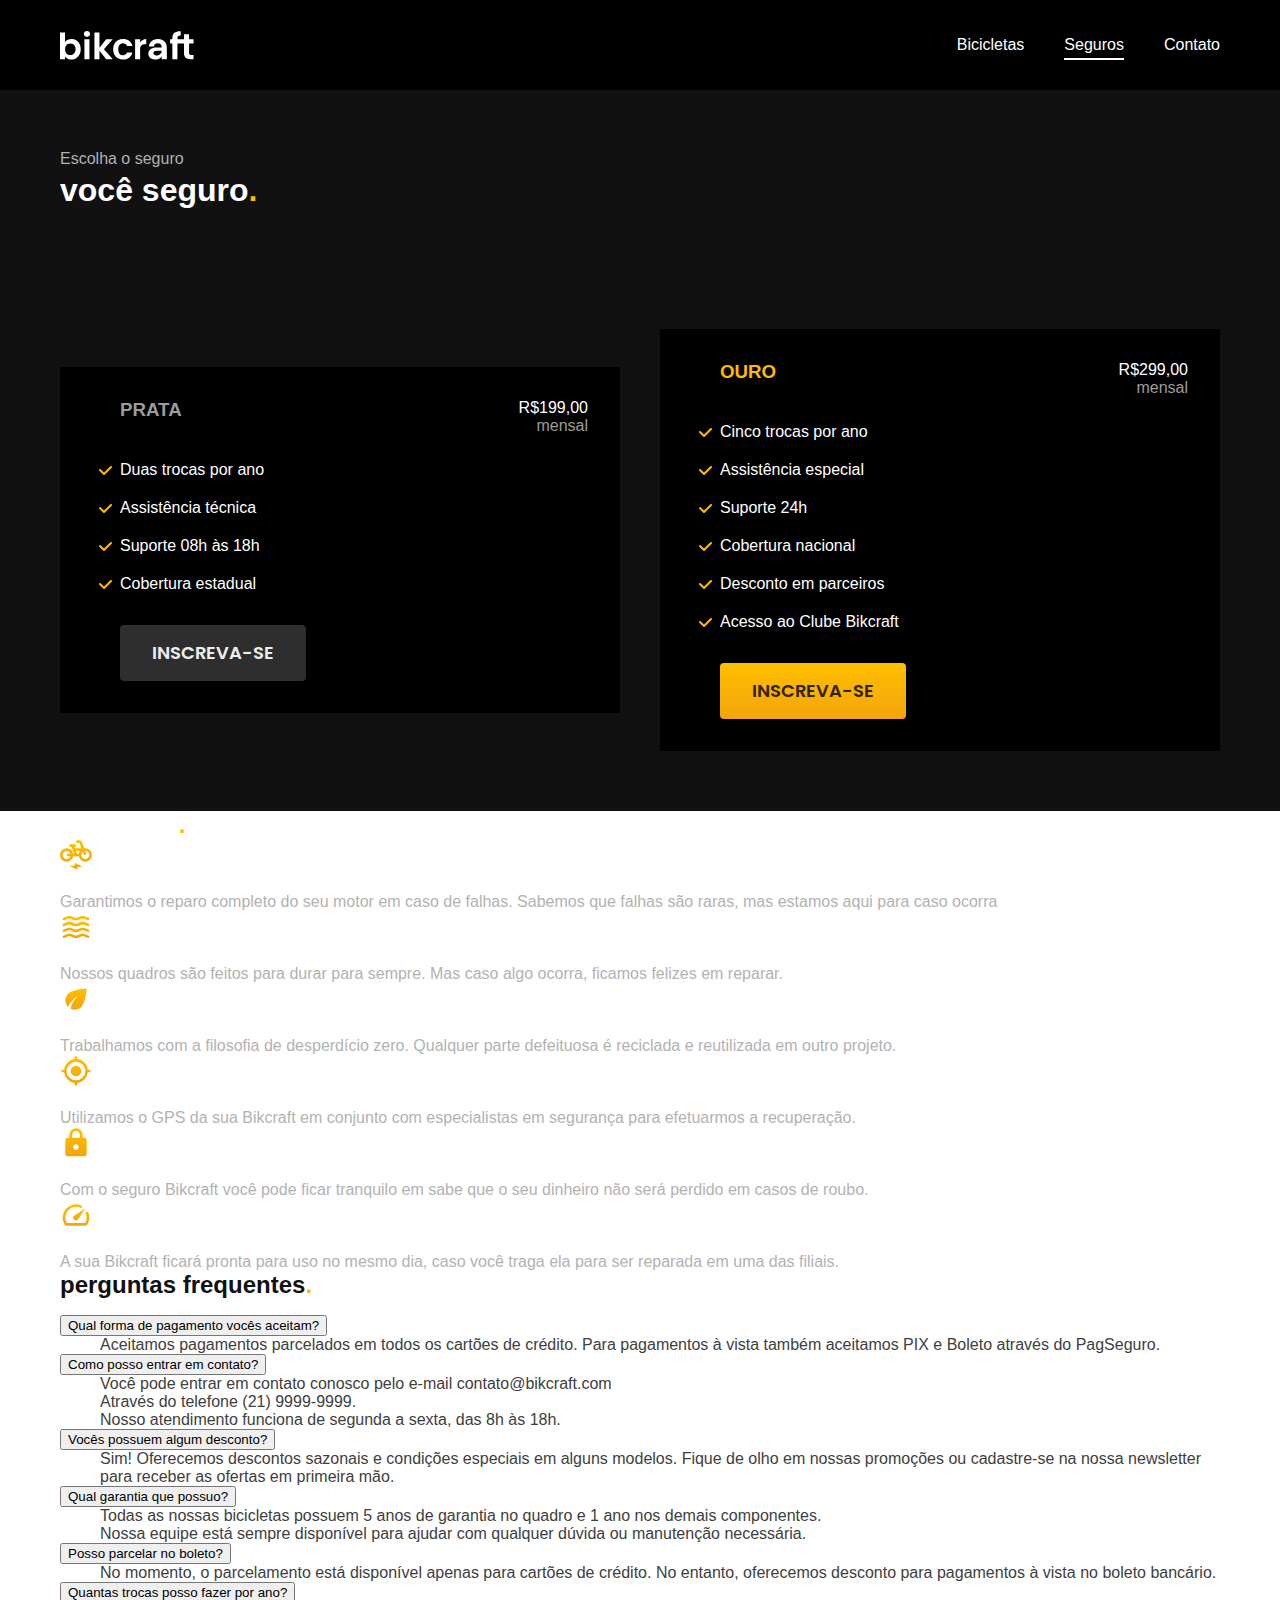
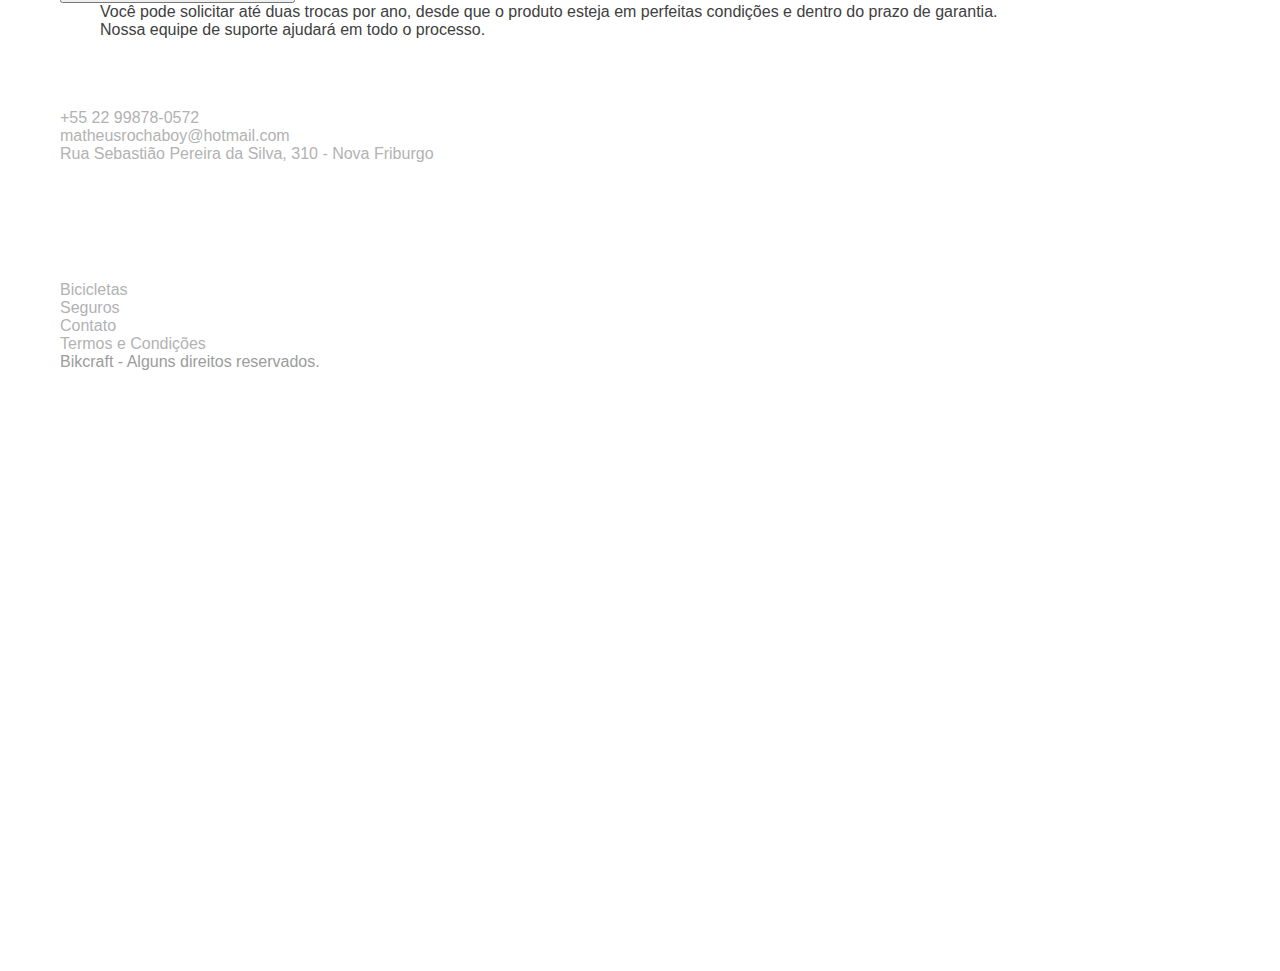
<file: seguros.html>
<!DOCTYPE html>
<html lang="pt-br">

<head>
  <meta charset="UTF-8">
  <meta name="viewport" content="width=device-width, initial-scale=1.0">
  <meta name="description" content="Termos e Condições.">
  <title>Seguros | Bikcraft</title>
  <link rel="preload" href="./css/style.css" as="style">
  <link rel="stylesheet" href="./css/style.css">
  <link rel="preconnect" href="https://fonts.googleapis.com">
  <link rel="preconnect" href="https://fonts.gstatic.com" crossorigin>
  <link href="https://fonts.googleapis.com/css2?family=Poppins:wght@400;600&family=Roboto+Serif:opsz,wght@8..144,100..900&display=swap" rel="stylesheet">
  <link href="https://fonts.googleapis.com/css2?family=Merriweather:ital,opsz,wght@0,18..144,300..900;1,18..144,300..900&display=swap" rel="stylesheet">
</head>

<body id="seguros">
  <header class="header-bg">
    <div class="header container">
      <a href="./"><img src="./img/bikcraft.svg" alt="Bikcraft"></a>
      <nav aria-label="primaria"></nav>
      <ul class="header-menu font-1-m cor-0">
        <li><a href="./bicicletas.html">Bicicletas</a></li>
        <li><a href="./seguros.html">Seguros</a></li>
        <li><a href="./contato.html">Contato</a></li>
      </ul>
    </div>
  </header>
  <main class="seguros-bg">
    <div class="titulo-bg">
      <div class="titulo container">
        <p class="font-2-l-b cor-5">Escolha o seguro</p>
        <h1 class="font-1-xxl cor-0">você seguro<span class="cor-p1">.</span></h1>
      </div>
    </div>
    <div class="seguros">
      <div class="seguros-item">
        <h3 class="font-1-xl cor-6">PRATA</h3>
        <span class="font-1-xl cor-0">R$199,00 <span class="font-1-xs cor-6">mensal</span></span>
        <ul class="font-2-m cor-0">
          <li>Duas trocas por ano</li>
          <li>Assistência técnica</li>
          <li>Suporte 08h às 18h</li>
          <li>Cobertura estadual</li>
        </ul>
        <a class="botao secundario" href="./orcamento.html?tipo=seguro&produto=prata">Inscreva-se</a>
      </div>
      <div class="seguros-item">
        <h3 class="font-1-xl cor-p1">OURO</h3>
        <span class="font-1-xl cor-0">R$299,00 <span class="font-1-xs cor-6">mensal</span></span>
        <ul class="font-2-m cor-0">
          <li>Cinco trocas por ano</li>
          <li>Assistência especial</li>
          <li>Suporte 24h</li>
          <li>Cobertura nacional</li>
          <li>Desconto em parceiros</li>
          <li>Acesso ao Clube Bikcraft</li>
        </ul>
        <a class="botao" href="./orcamento.html?tipo=seguro&produto=ouro">Inscreva-se</a>
      </div>
    </div>
  </main>
  <article class="vantagens-bg">
    <div class="vantagens container">
      <h2 class="font-1-xxl cor-0">vantagens<span class="cor-p1">.</span></h2>
      <ul>
        <li>
          <img src="./img/icones/eletrica.svg" alt="">
          <h3 class="font-1-l cor-0">Reparo Elétrico</h3>
          <p class="font-2-s cor-5">Garantimos o reparo completo do seu motor em caso de falhas. Sabemos que falhas são raras, mas estamos aqui para caso ocorra</p>
        </li>
        <li>
          <img src="./img/icones/carbono.svg" alt="">
          <h3 class="font-1-l cor-0">Carbono</h3>
          <p class="font-2-s cor-5">Nossos quadros são feitos para durar para sempre. Mas caso algo ocorra, ficamos felizes em reparar.</p>
        </li>
        <li>
          <img src="./img/icones/sustentavel.svg" alt="">
          <h3 class="font-1-l cor-0">Sustentável</h3>
          <p class="font-2-s cor-5">Trabalhamos com a filosofia de desperdício zero. Qualquer parte defeituosa é reciclada e reutilizada em outro projeto.</p>
        </li>
        <li>
          <img src="./img/icones/rastreador.svg" alt="">
          <h3 class="font-1-l cor-0">Rastreador</h3>
          <p class="font-2-s cor-5">Utilizamos o GPS da sua Bikcraft em conjunto com especialistas em segurança para efetuarmos a recuperação.</p>
        <li>
          <img src="./img/icones/seguro.svg" alt="">
          <h3 class="font-1-l cor-0">Seguros</h3>
          <p class="font-2-s cor-5">Com o seguro Bikcraft você pode ficar tranquilo em sabe que o seu dinheiro não será perdido em casos de roubo.</p>
        </li>
        <li>
          <img src="./img/icones/velocidade.svg" alt="">
          <h3 class="font-1-l cor-0">Rapidez</h3>
          <p class="font-2-s cor-5">A sua Bikcraft ficará pronta para uso no mesmo dia, caso você traga ela para ser reparada em uma das filiais.</p>
        </li>
      </ul>
    </div>
  </article>
  <article class="perguntas container">
    <h2 class="font-1-xxl">perguntas frequentes<span class="cor-p1">.</span></h2>
    <dl>
      <div>
        <dt><button class="font-1-m-b" aria-controls="pergunta1" aria-expanded="true">Qual forma de pagamento vocês aceitam?</button></dt>
        <dd id="pergunta1" class="font-2-s cor-9 ativa">Aceitamos pagamentos parcelados em todos os cartões de crédito. Para pagamentos à vista também aceitamos PIX e Boleto através do PagSeguro.</dd>
      </div>
      <div>
        <dt><button class="font-1-m-b" aria-controls="pergunta2" aria-expanded="false">Como posso entrar em contato?</button></dt>
        <dd id="pergunta2" class="font-2-s cor-9">Você pode entrar em contato conosco pelo e-mail contato@bikcraft.com <br>Através do telefone (21) 9999-9999. <br>Nosso atendimento funciona de segunda a sexta, das 8h às 18h.</dd>
      </div>
      <div>
        <dt><button class="font-1-m-b" aria-controls="pergunta3" aria-expanded="false">Vocês possuem algum desconto?</button></dt>
        <dd id="pergunta3" class="font-2-s cor-9">Sim! Oferecemos descontos sazonais e condições especiais em alguns modelos. Fique de olho em nossas promoções ou cadastre-se na nossa newsletter para receber as ofertas em primeira mão.</dd>
      </div>
      <div>
        <dt><button class="font-1-m-b" aria-controls="pergunta4" aria-expanded="false">Qual garantia que possuo?</button></dt>
        <dd id="pergunta4" class="font-2-s cor-9">Todas as nossas bicicletas possuem 5 anos de garantia no quadro e 1 ano nos demais componentes. <br>Nossa equipe está sempre disponível para ajudar com qualquer dúvida ou manutenção necessária.</dd>
      </div>
      <div>
        <dt><button class="font-1-m-b" aria-controls="pergunta5" aria-expanded="false">Posso parcelar no boleto?</button></dt>
        <dd id="pergunta5" class="font-2-s cor-9">No momento, o parcelamento está disponível apenas para cartões de crédito. No entanto, oferecemos desconto para pagamentos à vista no boleto bancário.</dd>
      </div>
      <div>
        <dt><button class="font-1-m-b" aria-controls="pergunta6" aria-expanded="false">Quantas trocas posso fazer por ano?</button></dt>
        <dd id="pergunta6" class="font-2-s cor-9">Você pode solicitar até duas trocas por ano, desde que o produto esteja em perfeitas condições e dentro do prazo de garantia. <br>Nossa equipe de suporte ajudará em todo o processo.</dd>
      </div>
    </dl>
  </article>
  <footer class="footer-bg">
    <div class="footer container">
      <img src="./img/bikcraft.svg" alt="Bikcraft">
      <div class="footer-contato">
        <h3 class="font-2-l-b cor-0">Contato</h3>
        <ul class="font-2-m cor-5">
          <li><a href="tel:+5522998780572">+55 22 99878-0572</a></li>
          <li><a href="mailto:matheusrochaboy@hotmail.com">matheusrochaboy@hotmail.com</a></li>
          <li>Rua Sebastião Pereira da Silva, 310 - Nova Friburgo</li>
        </ul>
        <div class="footer-redes">
          <a href="./"><img src="./img/redes/instagram.svg" alt="Instagram"></a>
          <a href="./"><img src="./img/redes/facebook.svg" alt="Facebook"></a>
          <a href="./"><img src="./img/redes/youtube.svg" alt="Youtube"></a>
        </div>
      </div>
      <div class="footer-informacoes">
        <h3 class="font-2-l-b cor-0">Informações</h3>
        <nav>
          <ul class="font-1-m cor-5">
            <li><a href="./bicicletas.html">Bicicletas</a></li>
            <li><a href="./seguros.html">Seguros</a></li>
            <li><a href="./contato.html">Contato</a></li>
            <li><a href="./termos.html">Termos e Condições</a></li>
          </ul>
        </nav>
      </div>
      <p class="footer-copy font-2-m cor-6">Bikcraft - Alguns direitos reservados.</p>
    </div>
  </footer>
  <script src="./js/script.js"></script>
</body>
</file>
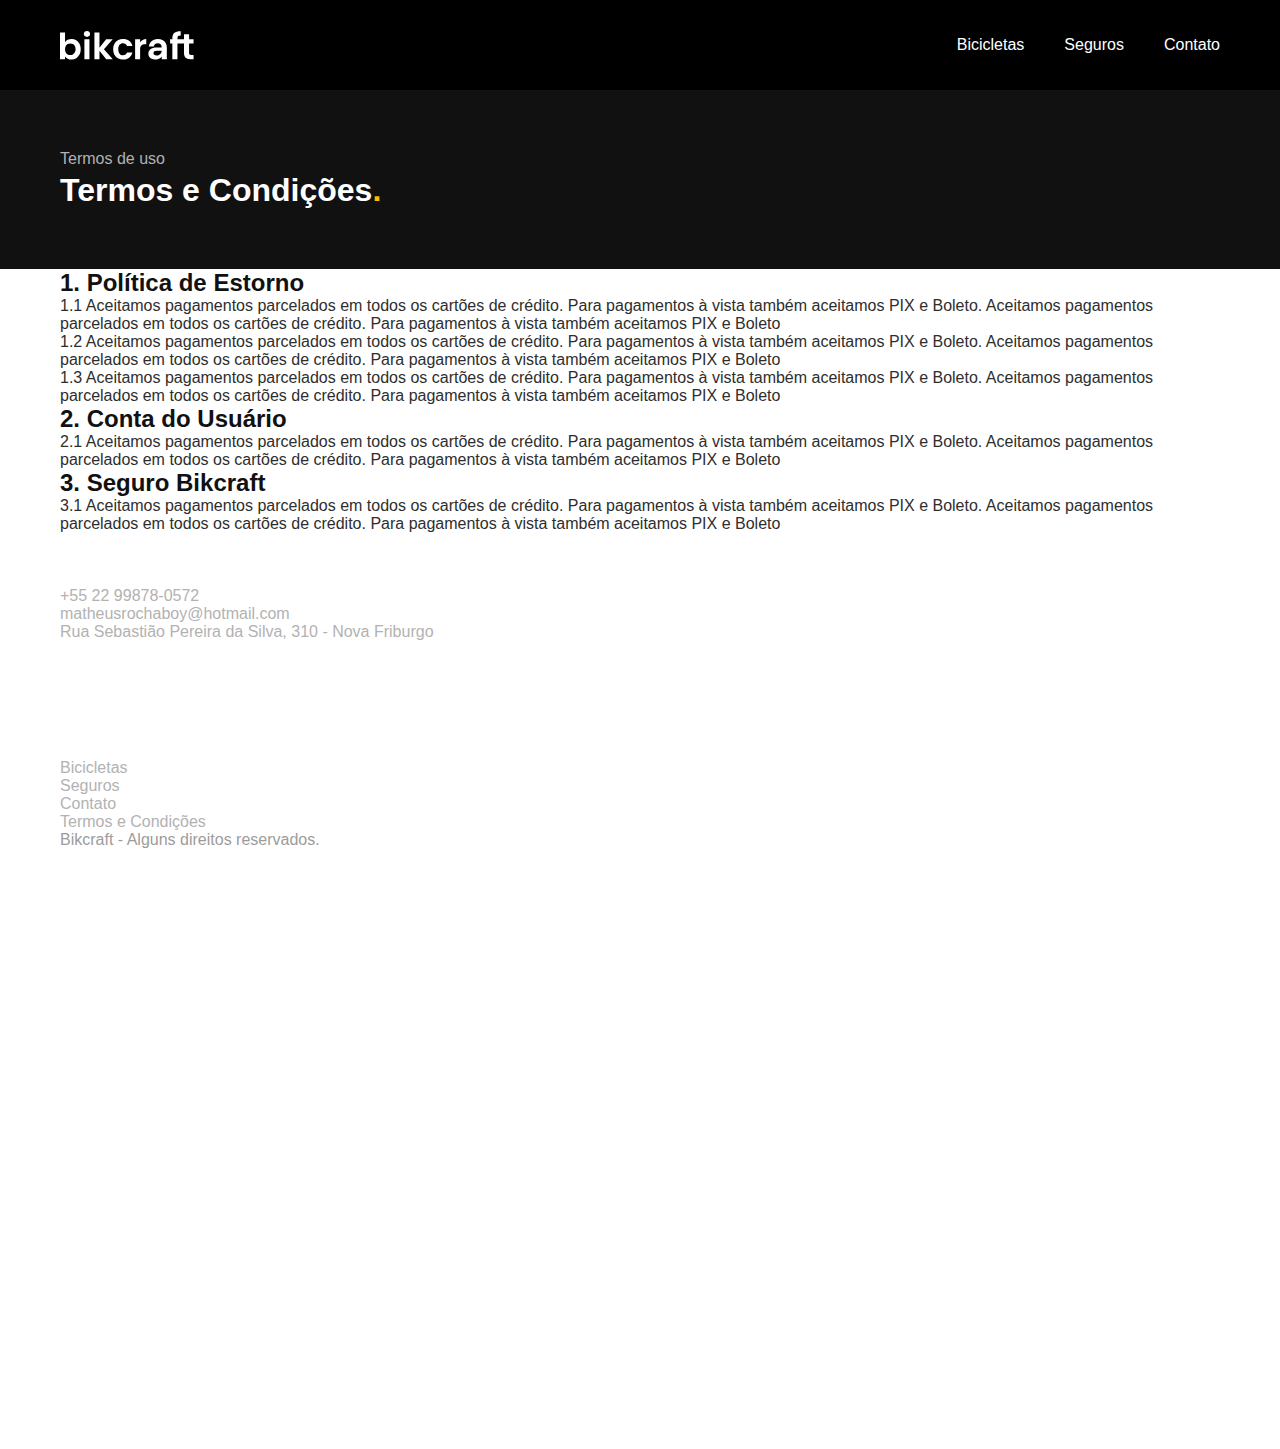
<file: termos.html>
<!DOCTYPE html>
<html lang="pt-br">

<head>
  <meta charset="UTF-8">
  <meta name="viewport" content="width=device-width, initial-scale=1.0">
  <meta name="description" content="Termos e Condições.">
  <title>Termos e Condiçoes | Bikcraft</title>
  <link rel="preload" href="./css/style.css" as="style">
  <link rel="stylesheet" href="./css/style.css">
  <link rel="preconnect" href="https://fonts.googleapis.com">
  <link rel="preconnect" href="https://fonts.gstatic.com" crossorigin>
  <link href="https://fonts.googleapis.com/css2?family=Poppins:wght@400;600&family=Roboto+Serif:opsz,wght@8..144,100..900&display=swap" rel="stylesheet">
  <link href="https://fonts.googleapis.com/css2?family=Merriweather:ital,opsz,wght@0,18..144,300..900;1,18..144,300..900&display=swap" rel="stylesheet">
</head>

<body id="termos">
  <header class="header-bg">
    <div class="header container">
      <a href="./"><img src="./img/bikcraft.svg" alt="Bikcraft"></a>
      <nav aria-label="primaria"></nav>
      <ul class="header-menu font-1-m cor-0">
        <li><a href="./bicicletas.html">Bicicletas</a></li>
        <li><a href="./seguros.html">Seguros</a></li>
        <li><a href="./contato.html">Contato</a></li>
      </ul>
    </div>
  </header>
  <main>
    <div class="titulo-bg">
      <div class="titulo container">
        <p class="font-2-l-b cor-5">Termos de uso</p>
        <h1 class="font-1-xxl cor-0">Termos e Condições<span class="cor-p1">.</span></h1>
      </div>
    </div>
    <div class="termos font-2-s cor-10 container">
      <h2 class="font-1-l cor-11">1. Política de Estorno</h2>
      <p>1.1 Aceitamos pagamentos parcelados em todos os cartões de crédito. Para pagamentos à vista também aceitamos PIX e Boleto. Aceitamos pagamentos parcelados em todos os cartões de crédito. Para pagamentos à vista também aceitamos PIX e Boleto</p>
      <p>1.2 Aceitamos pagamentos parcelados em todos os cartões de crédito. Para pagamentos à vista também aceitamos PIX e Boleto. Aceitamos pagamentos parcelados em todos os cartões de crédito. Para pagamentos à vista também aceitamos PIX e Boleto</p>
      <p>1.3 Aceitamos pagamentos parcelados em todos os cartões de crédito. Para pagamentos à vista também aceitamos PIX e Boleto. Aceitamos pagamentos parcelados em todos os cartões de crédito. Para pagamentos à vista também aceitamos PIX e Boleto</p>
      <h2 class="font-1-l cor-11">2. Conta do Usuário</h2>
      <p>2.1 Aceitamos pagamentos parcelados em todos os cartões de crédito. Para pagamentos à vista também aceitamos PIX e Boleto. Aceitamos pagamentos parcelados em todos os cartões de crédito. Para pagamentos à vista também aceitamos PIX e Boleto</p>
      <h2 class="font-1-l cor-11">3. Seguro Bikcraft</h2>
      <p>3.1 Aceitamos pagamentos parcelados em todos os cartões de crédito. Para pagamentos à vista também aceitamos PIX e Boleto. Aceitamos pagamentos parcelados em todos os cartões de crédito. Para pagamentos à vista também aceitamos PIX e Boleto</p>
    </div>
  </main>
  <footer class="footer-bg">
    <div class="footer container">
      <img src="./img/bikcraft.svg" alt="Bikcraft">
      <div class="footer-contato">
        <h3 class="font-2-l-b cor-0">Contato</h3>
        <ul class="font-2-m cor-5">
          <li><a href="tel:+5522998780572">+55 22 99878-0572</a></li>
          <li><a href="mailto:matheusrochaboy@hotmail.com">matheusrochaboy@hotmail.com</a></li>
          <li>Rua Sebastião Pereira da Silva, 310 - Nova Friburgo</li>
        </ul>
        <div class="footer-redes">
          <a href="./"><img src="./img/redes/instagram.svg" alt="Instagram"></a>
          <a href="./"><img src="./img/redes/facebook.svg" alt="Facebook"></a>
          <a href="./"><img src="./img/redes/youtube.svg" alt="Youtube"></a>
        </div>
      </div>
      <div class="footer-informacoes">
        <h3 class="font-2-l-b cor-0">Informações</h3>
        <nav>
          <ul class="font-1-m cor-5">
            <li><a href="./bicicletas.html">Bicicletas</a></li>
            <li><a href="./seguros.html">Seguros</a></li>
            <li><a href="./contato.html">Contato</a></li>
            <li><a href="./termos.html">Termos e Condições</a></li>
          </ul>
        </nav>
      </div>
      <p class="footer-copy font-2-m cor-6">Bikcraft - Alguns direitos reservados.</p>
    </div>
  </footer>
  <script src="./js/script.js"></script>
</body>
</file>
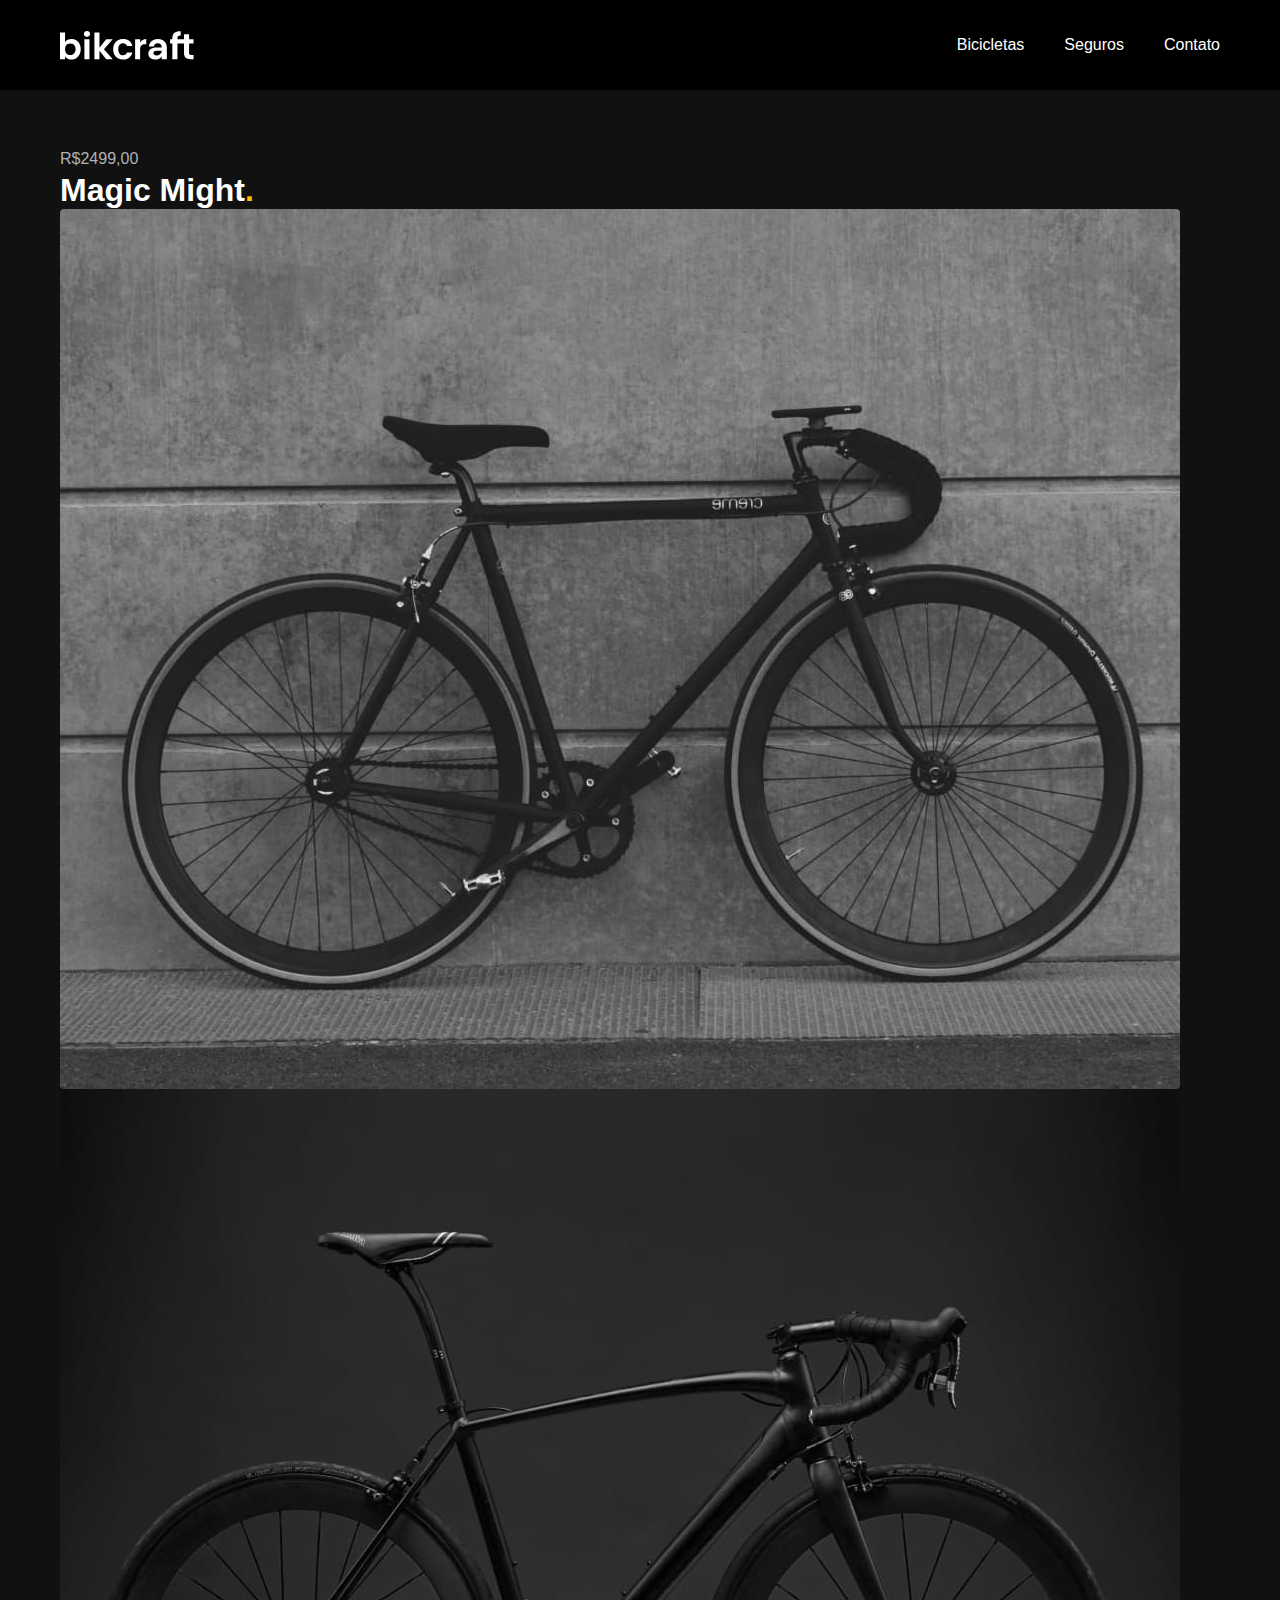
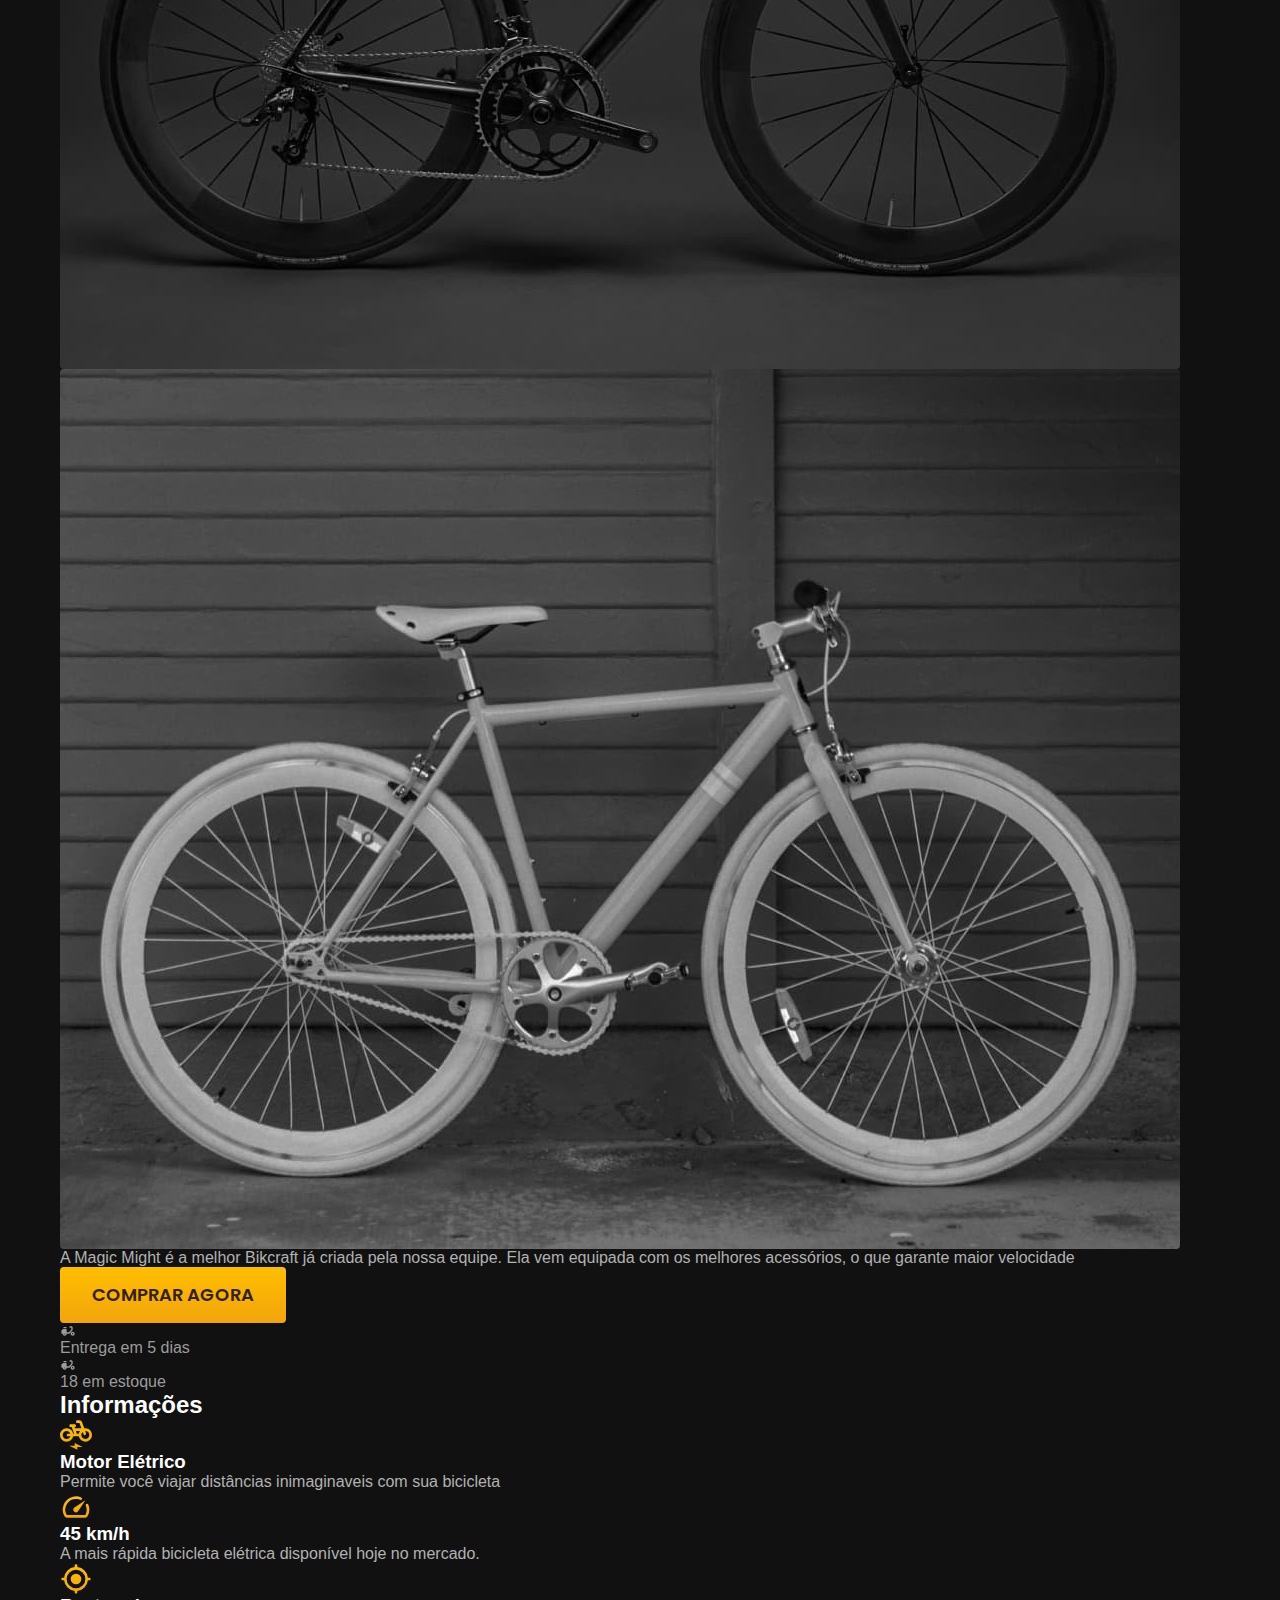
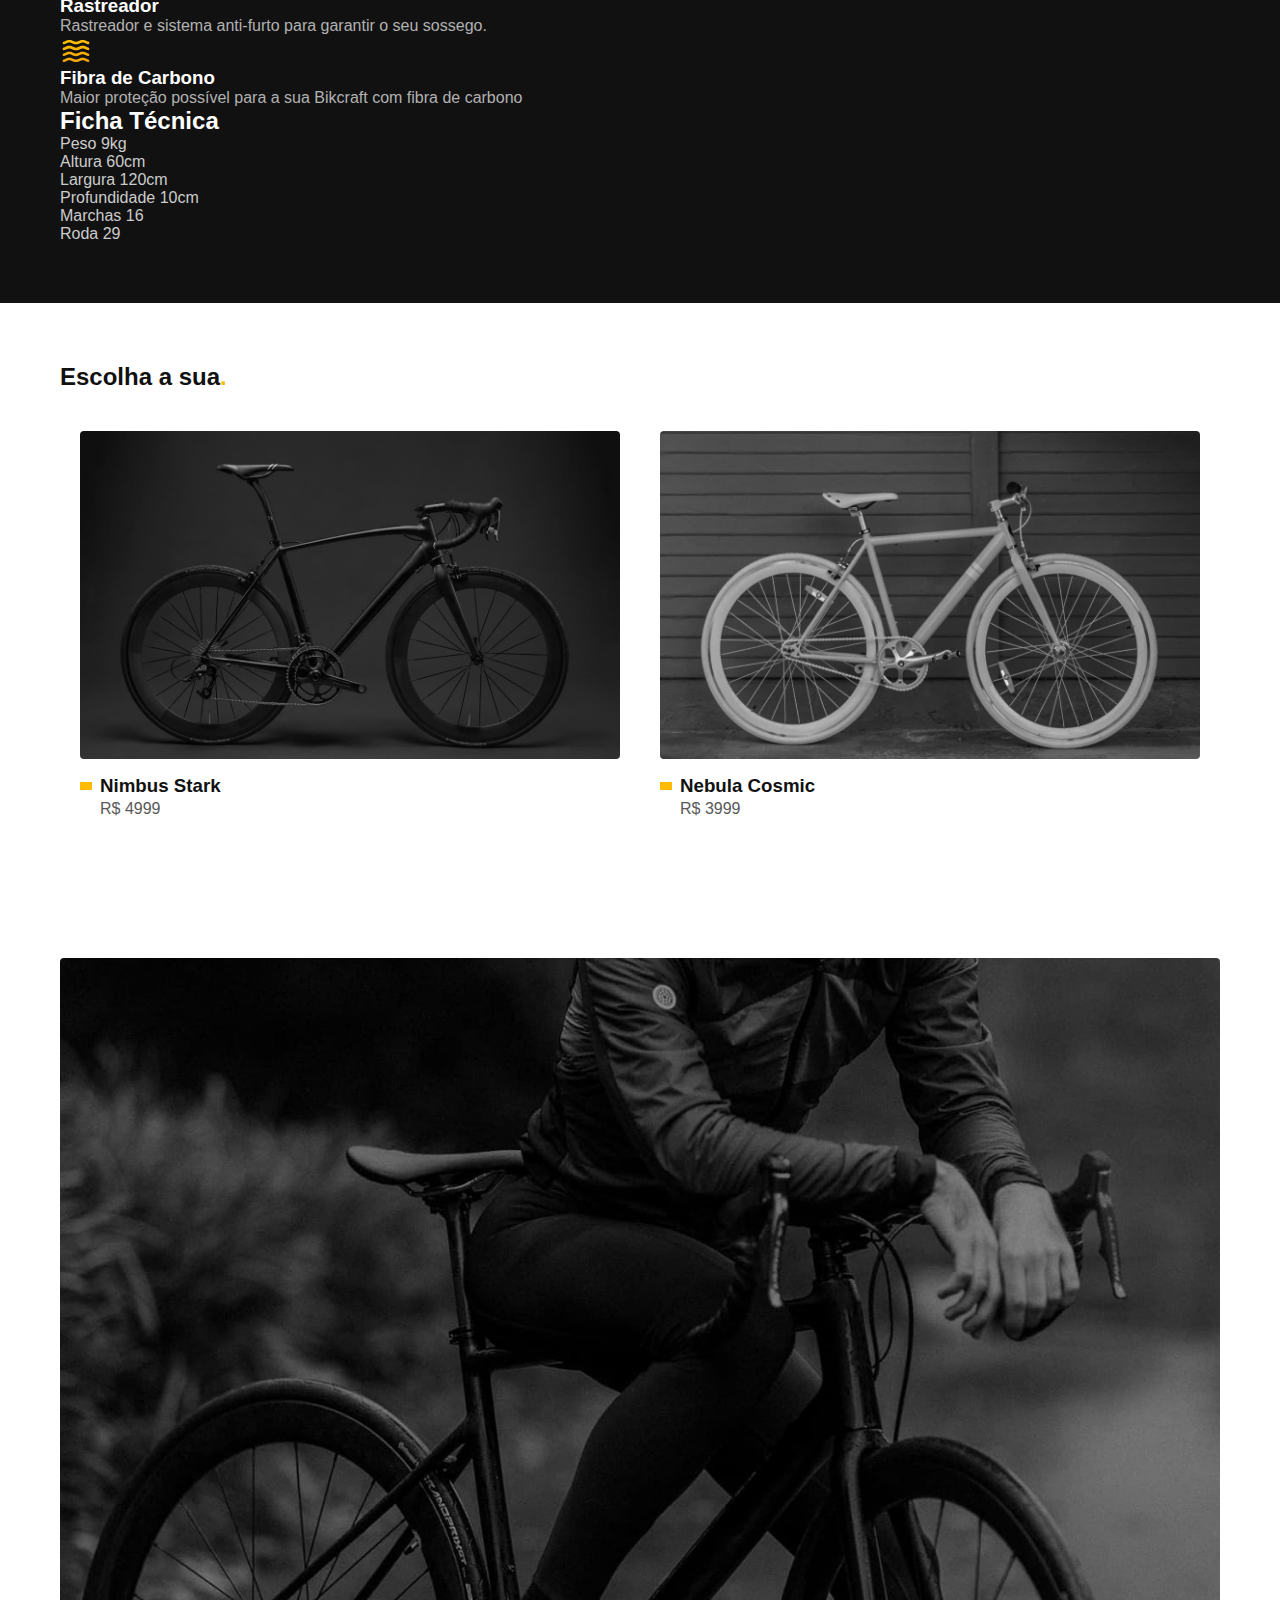
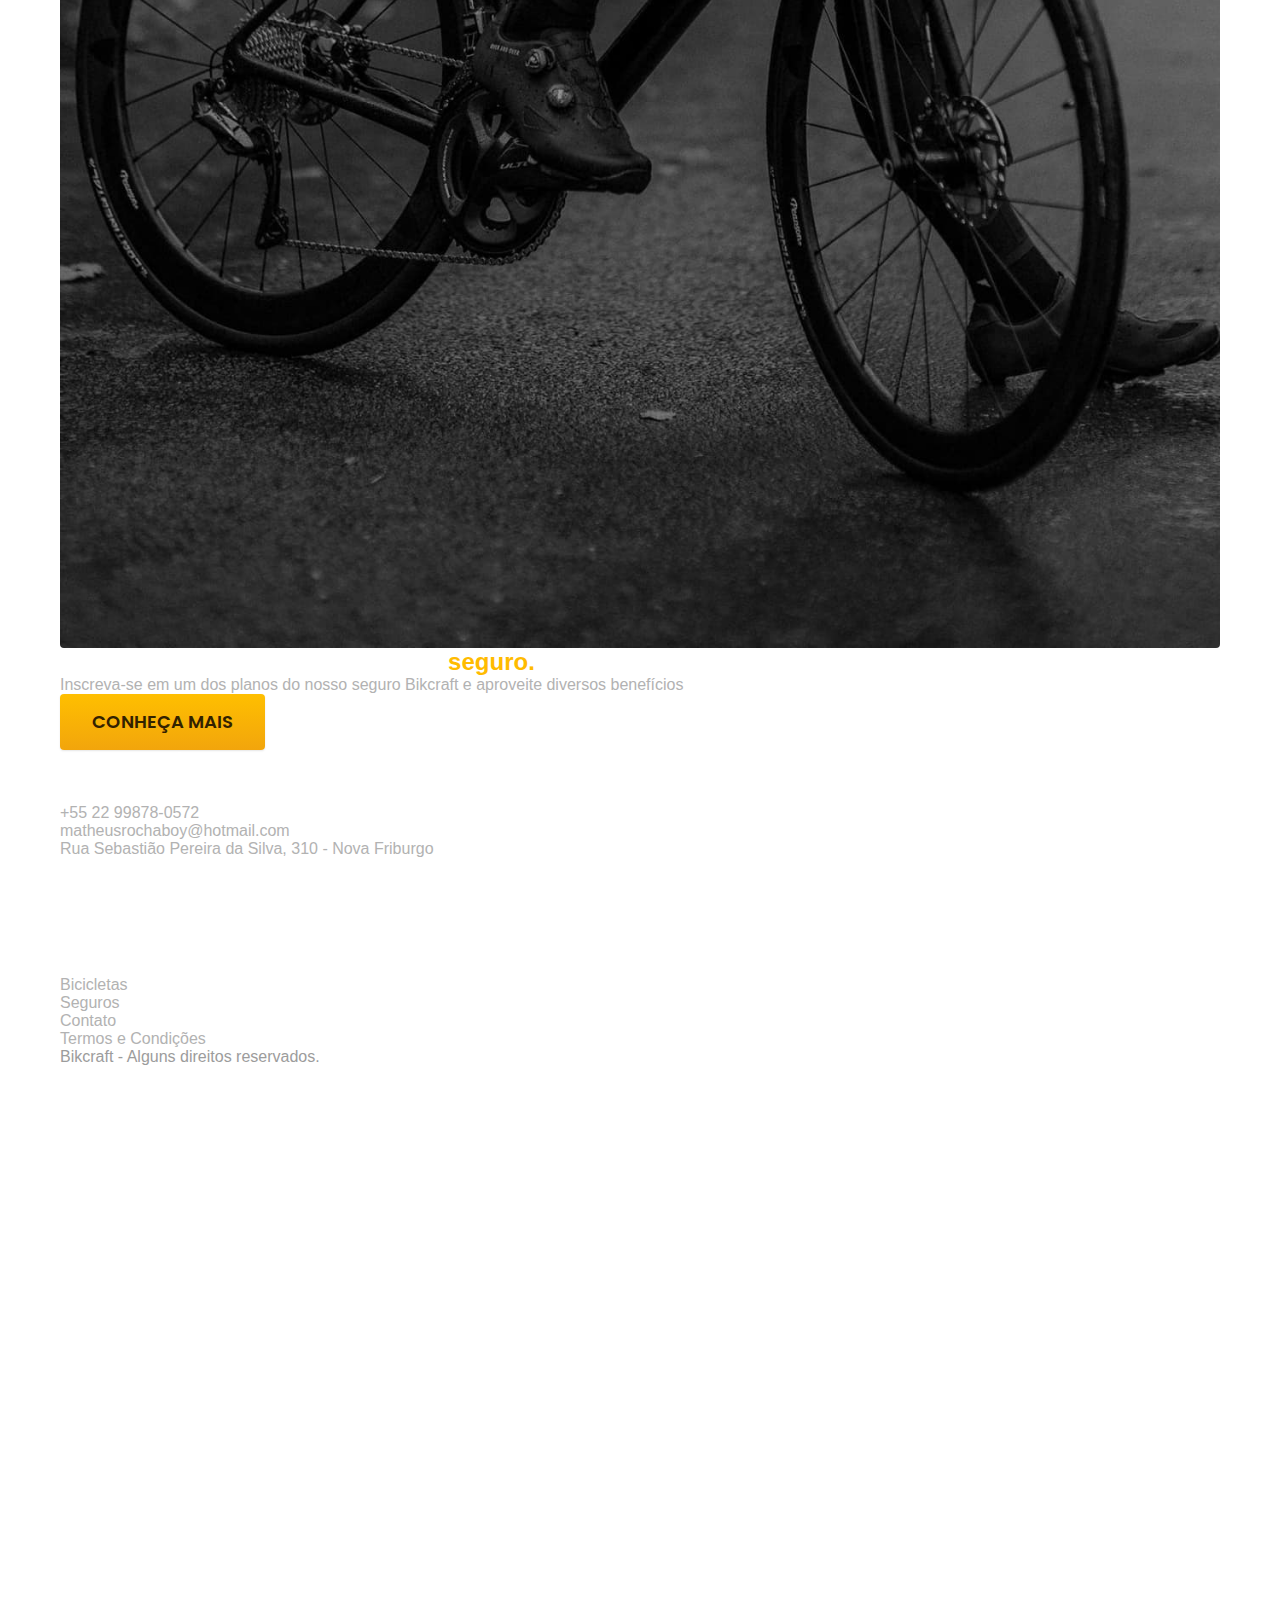
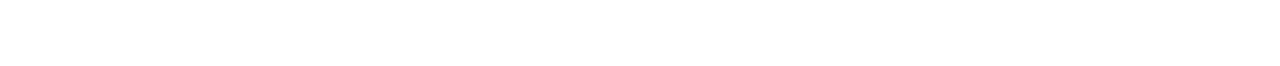
<file: bicicletas/magic.html>
<!DOCTYPE html>
<html lang="pt-br">

<head>
  <meta charset="UTF-8">
  <meta name="viewport" content="width=device-width, initial-scale=1.0">
  <meta name="description" content="Termos e Condições.">
  <title>Magic | Bikcraft</title>
  <link rel="stylesheet" href="../css/style.css">
  <link rel="preconnect" href="https://fonts.googleapis.com">
  <link rel="preconnect" href="https://fonts.gstatic.com" crossorigin>
  <link href="https://fonts.googleapis.com/css2?family=Poppins:wght@400;600&family=Roboto+Serif:opsz,wght@8..144,100..900&display=swap" rel="stylesheet">
  <link href="https://fonts.googleapis.com/css2?family=Merriweather:ital,opsz,wght@0,18..144,300..900;1,18..144,300..900&display=swap" rel="stylesheet">
</head>

<body id="bicicleta">
  <header class="header-bg">
    <div class="header container">
      <a href="../"><img src="../img/bikcraft.svg" alt="Bikcraft"></a>
      <nav aria-label="primaria"></nav>
      <ul class="header-menu font-1-m cor-0">
        <li><a href="../bicicletas.html">Bicicletas</a></li>
        <li><a href="../seguros.html">Seguros</a></li>
        <li><a href="../contato.html">Contato</a></li>
      </ul>
    </div>
  </header>
  <main class="titulo-bg">
    <div>
      <div class="titulo container">
        <p class="font-2-xl cor-5">R$2499,00</p>
        <h1 class="font-1-xxl cor-0">Magic Might<span class="cor-p1">.</span></h1>
      </div>
    </div>
    <div class="bicicleta container">
      <div class="bicicleta-imagens">
        <img src="../img/bicicleta/nimbus2.jpg" alt="">
        <img src="../img/bicicleta/nimbus1.jpg" alt="">
        <img src="../img/bicicleta/nimbus3.jpg" alt="">
      </div>
      <div class="bicicleta-conteudo">
        <p class="font-2-l cor-5">A Magic Might é a melhor Bikcraft já criada pela nossa equipe. Ela vem equipada com os melhores acessórios, o que garante maior velocidade</p>
        <div class="bicicleta-comprar">
          <a class="botao" href="../orcamento.html?tipo=bikcraft&produto=magic">Comprar Agora</a>
          <span class="font-1-xs cor-6"><img src="../img/icones/entrega.svg" alt="">Entrega em 5 dias</span>
          <span class="font-1-xs cor-6"><img src="../img/icones/entrega.svg" alt="">18 em estoque</span>
        </div>
        <h2 class="font-1-xs cor-0">Informações</h2>
        <ul class="bicicleta-informacoes">
          <li>
            <img src="../img/icones/eletrica.svg" alt="">
            <h3 class="font-1-m cor-0">Motor Elétrico</h3>
            <p class="font-2-xs cor-5">Permite você viajar distâncias inimaginaveis com sua bicicleta</p>
          </li>
          <li>
            <img src="../img/icones/velocidade.svg" alt="">
            <h3 class="font-1-m cor-0">45 km/h</h3>
            <p class="font-2-xs cor-5">A mais rápida bicicleta elétrica disponível hoje no mercado.</p>
          </li>
          <li>
            <img src="../img/icones/rastreador.svg" alt="">
            <h3 class="font-1-m cor-0">Rastreador</h3>
            <p class="font-2-xs cor-5">Rastreador e sistema anti-furto para garantir o seu sossego.</p>
          </li>
          <li>
            <img src="../img/icones/carbono.svg" alt="">
            <h3 class="font-1-m cor-0">Fibra de Carbono</h3>
            <p class="font-2-xs cor-5">Maior proteção possível para a sua Bikcraft com fibra de carbono</p>
          </li>
        </ul>
        <h2 class="font-1-xs cor-0">Ficha Técnica</h2>
        <ul class="bicicleta-ficha font-2-s cor-4">
          <li>Peso <span>9kg</span></li>
          <li>Altura <span>60cm</span></li>
          <li>Largura <span>120cm</span></li>
          <li>Profundidade <span>10cm</span></li>
          <li>Marchas <span>16</span></li>
          <li>Roda <span>29</span></li>
        </ul>
      </div>
    </div>
  </main>
  <article class="bicicletas-lista container">
    <h2 class="font-1-xxl">Escolha a sua<span class="cor-p1">.</span></h2>
    <ul>
      <li>
        <a href="./nimbus.html">
          <img src="../img/bicicletas/nimbus.jpg" alt="Bicicleta preta">
          <h3 class="font-1-xl">Nimbus Stark</h3>
          <span class="font-2-m cor-8">R$ 4999</span>
        </a>
      </li>
      <li>
        <a href="./nebula.html">
          <img src="../img/bicicletas/nebula.jpg" alt="Bicicleta preta">
          <h3 class="font-1-xl">Nebula Cosmic</h3>
          <span class="font-2-m cor-8">R$ 3999</span>
        </a>
      </li>
    </ul>
  </article>
  <article class="seguro-bg">
    <div class="seguro container">
      <div class="seguro-imagem">
        <img src="../img/fotos/seguros.jpg" alt="Pessoa parada em cima de uma bicicleta">
      </div>
      <div class="seguro-conteudo">
        <h2 class="font-1-xxl cor-0">Pedale mais tranquilo com nosso <span class="cor-p1">seguro.</span></h2>
        <p class="font-2-l cor-5">Inscreva-se em um dos planos do nosso seguro Bikcraft e aproveite diversos benefícios</p>
        <a class="botao" href="../seguros.html">Conheça Mais</a>
      </div>
    </div>
  </article>
  <footer class="footer-bg">
    <div class="footer container">
      <img src="../img/bikcraft.svg" alt="Bikcraft">
      <div class="footer-contato">
        <h3 class="font-2-l-b cor-0">Contato</h3>
        <ul class="font-2-m cor-5">
          <li><a href="tel:+5522998780572">+55 22 99878-0572</a></li>
          <li><a href="mailto:matheusrochaboy@hotmail.com">matheusrochaboy@hotmail.com</a></li>
          <li>Rua Sebastião Pereira da Silva, 310 - Nova Friburgo</li>
        </ul>
        <div class="footer-redes">
          <a href="../"><img src="../img/redes/instagram.svg" alt="Instagram"></a>
          <a href="../"><img src="../img/redes/facebook.svg" alt="Facebook"></a>
          <a href="../"><img src="../img/redes/youtube.svg" alt="Youtube"></a>
        </div>
      </div>
      <div class="footer-informacoes">
        <h3 class="font-2-l-b cor-0">Informações</h3>
        <nav>
          <ul class="font-1-m cor-5">
            <li><a href="../bicicletas.html">Bicicletas</a></li>
            <li><a href="../seguros.html">Seguros</a></li>
            <li><a href="../contato.html">Contato</a></li>
            <li><a href="../termos.html">Termos e Condições</a></li>
          </ul>
        </nav>
      </div>
      <p class="footer-copy font-2-m cor-6">Bikcraft - Alguns direitos reservados.</p>
    </div>
  </footer>
  <script src="../js/script.js"></script>
</body>
</file>
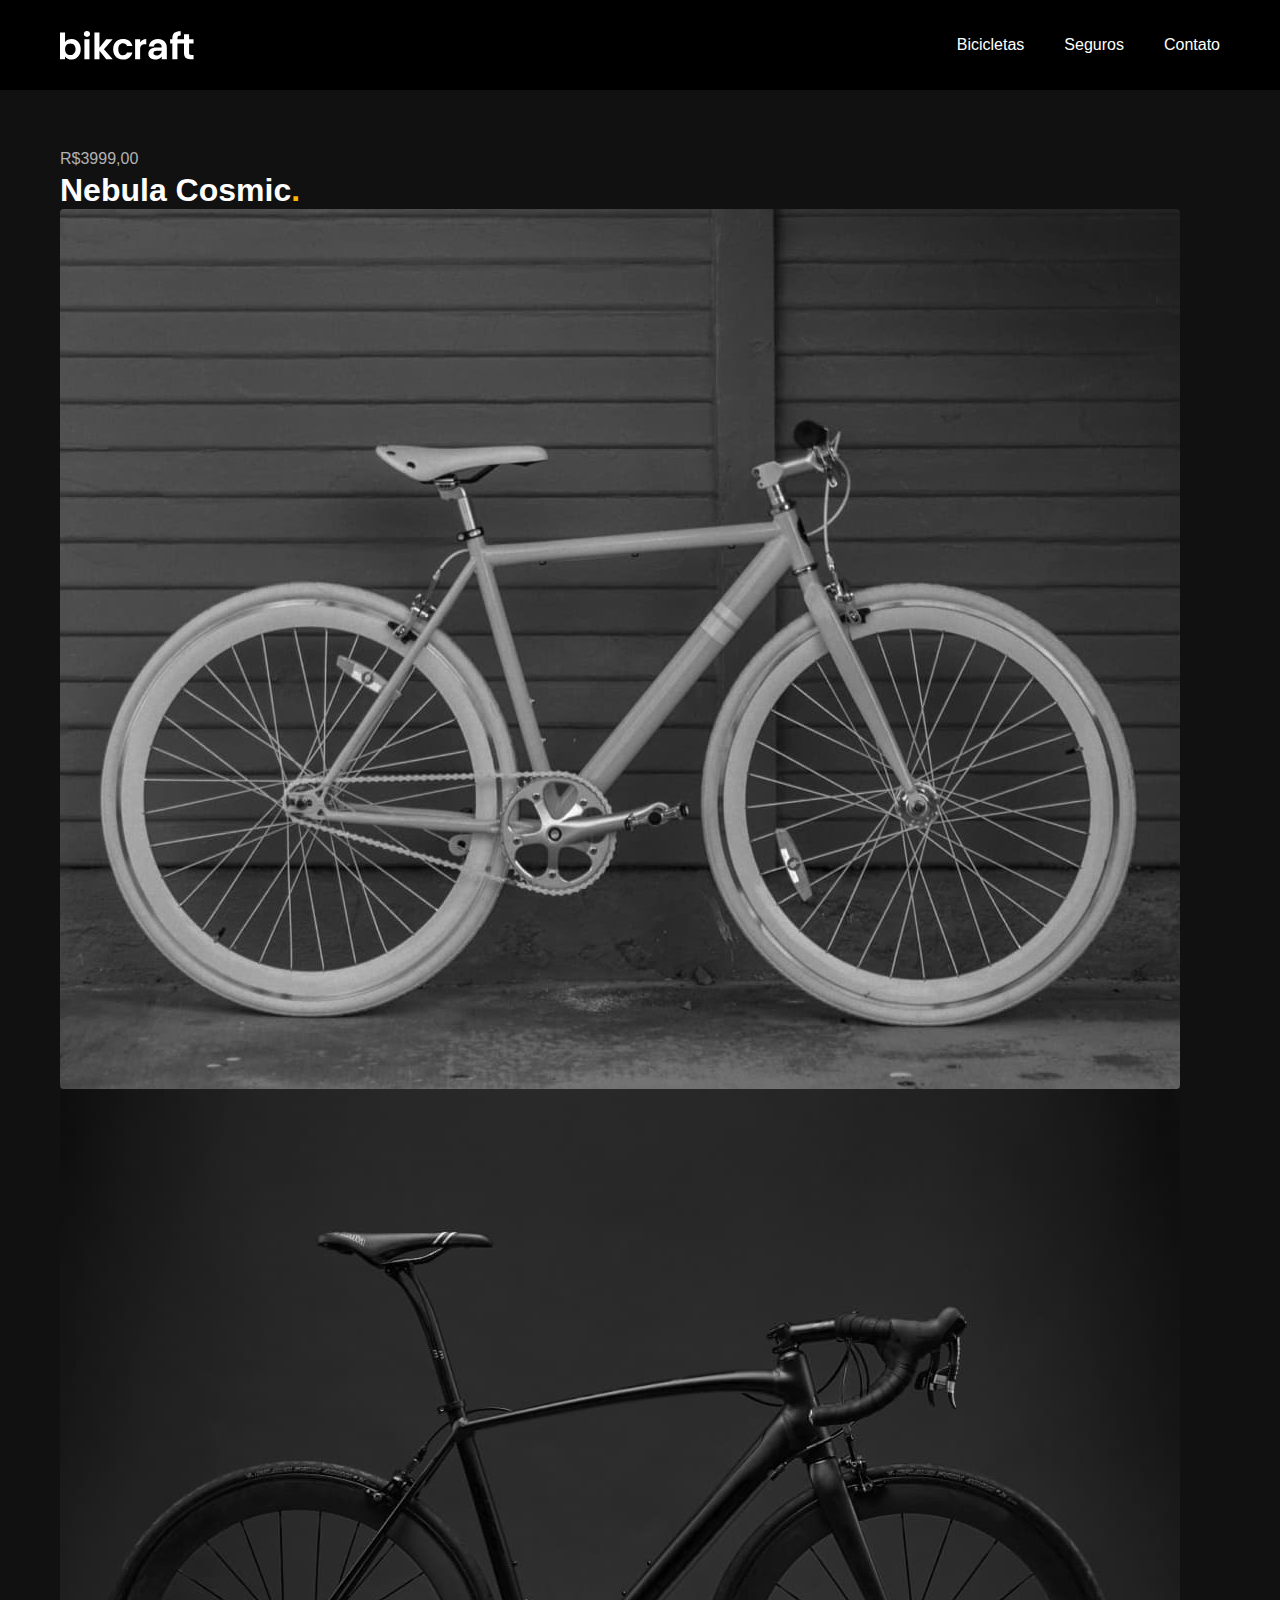
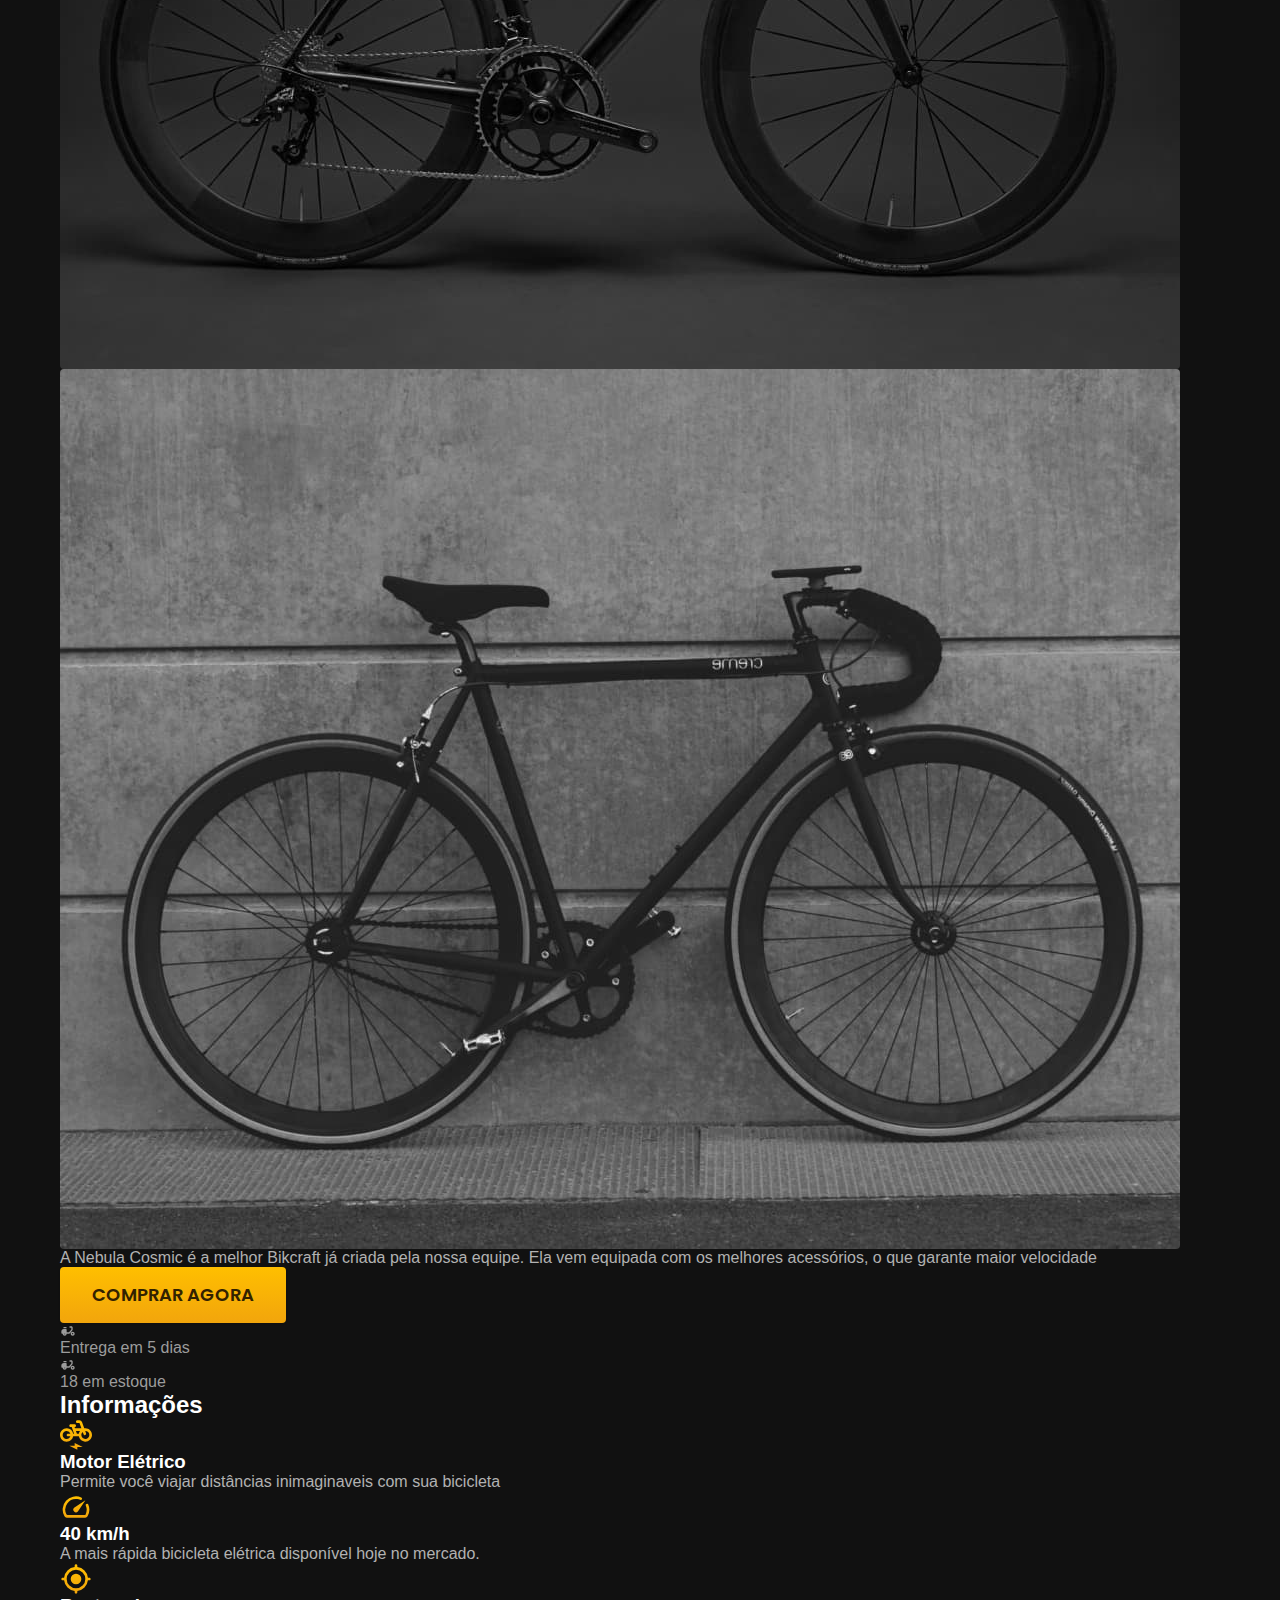
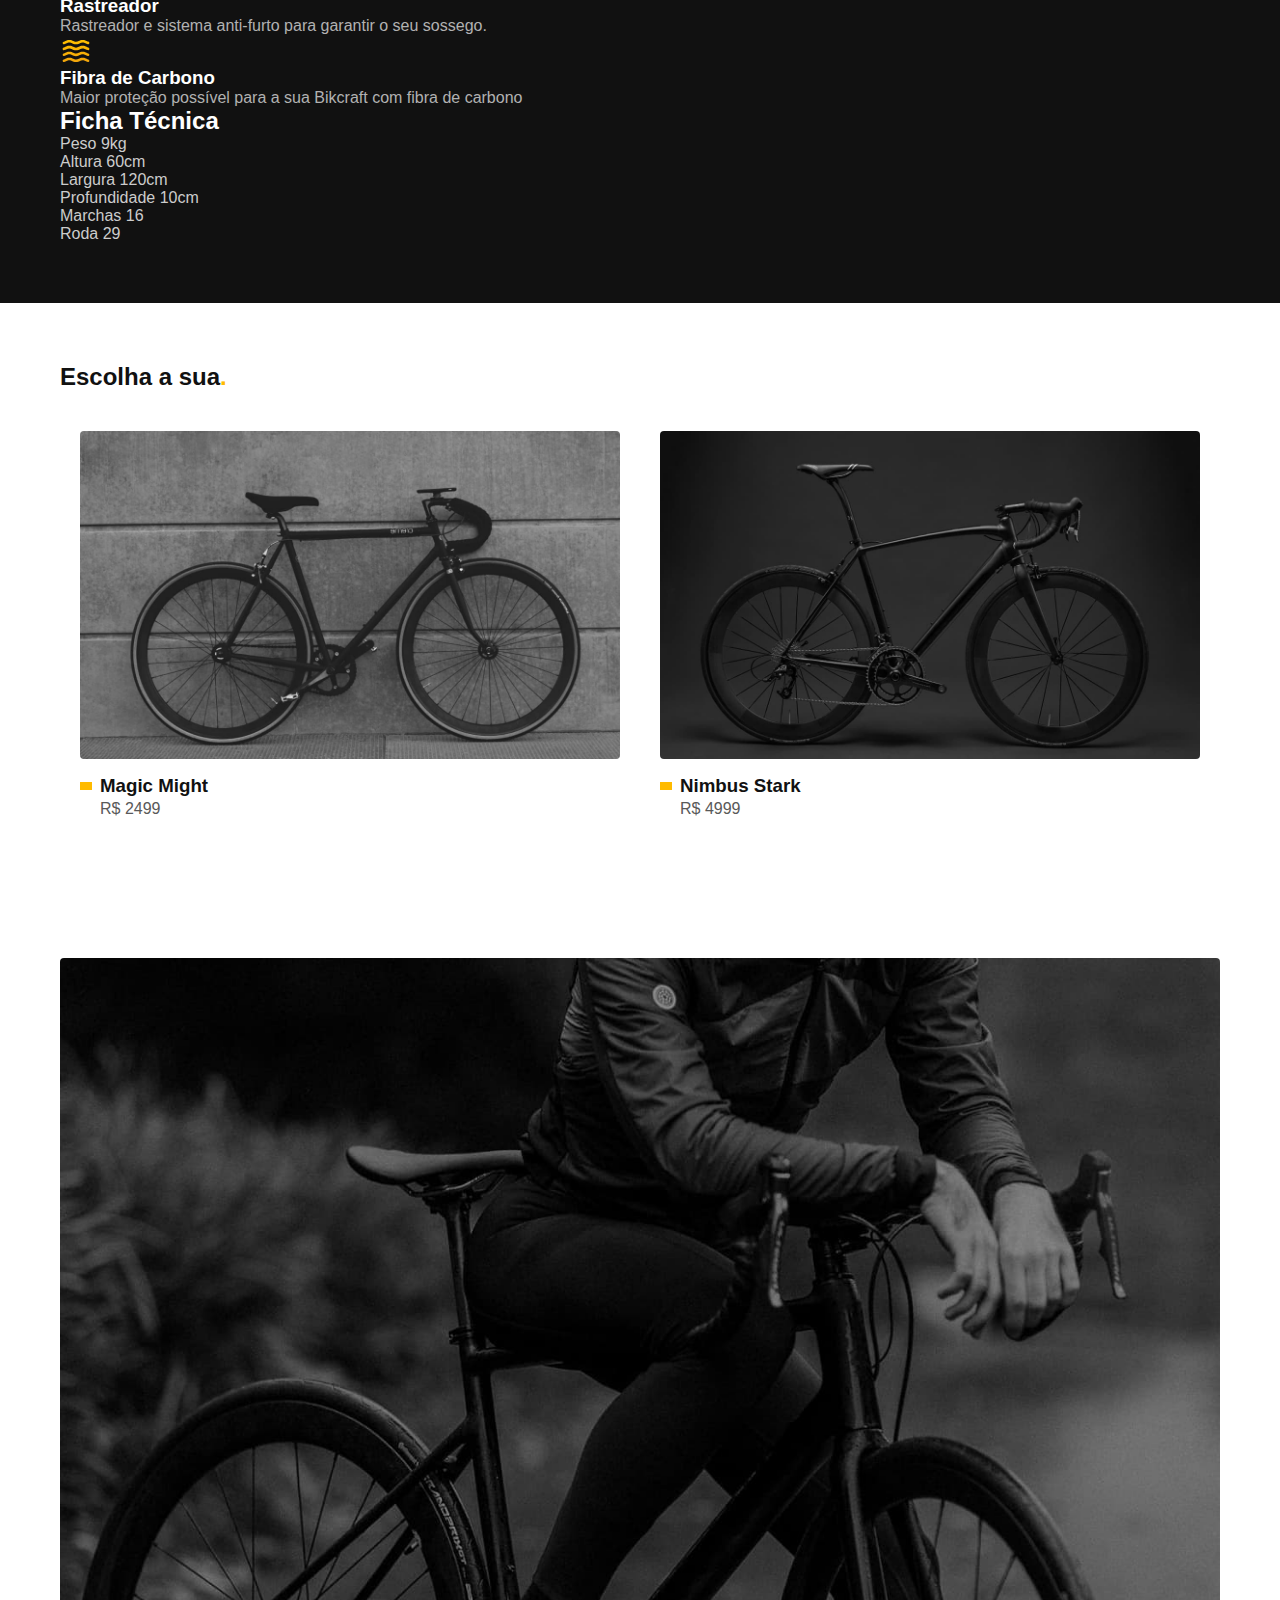
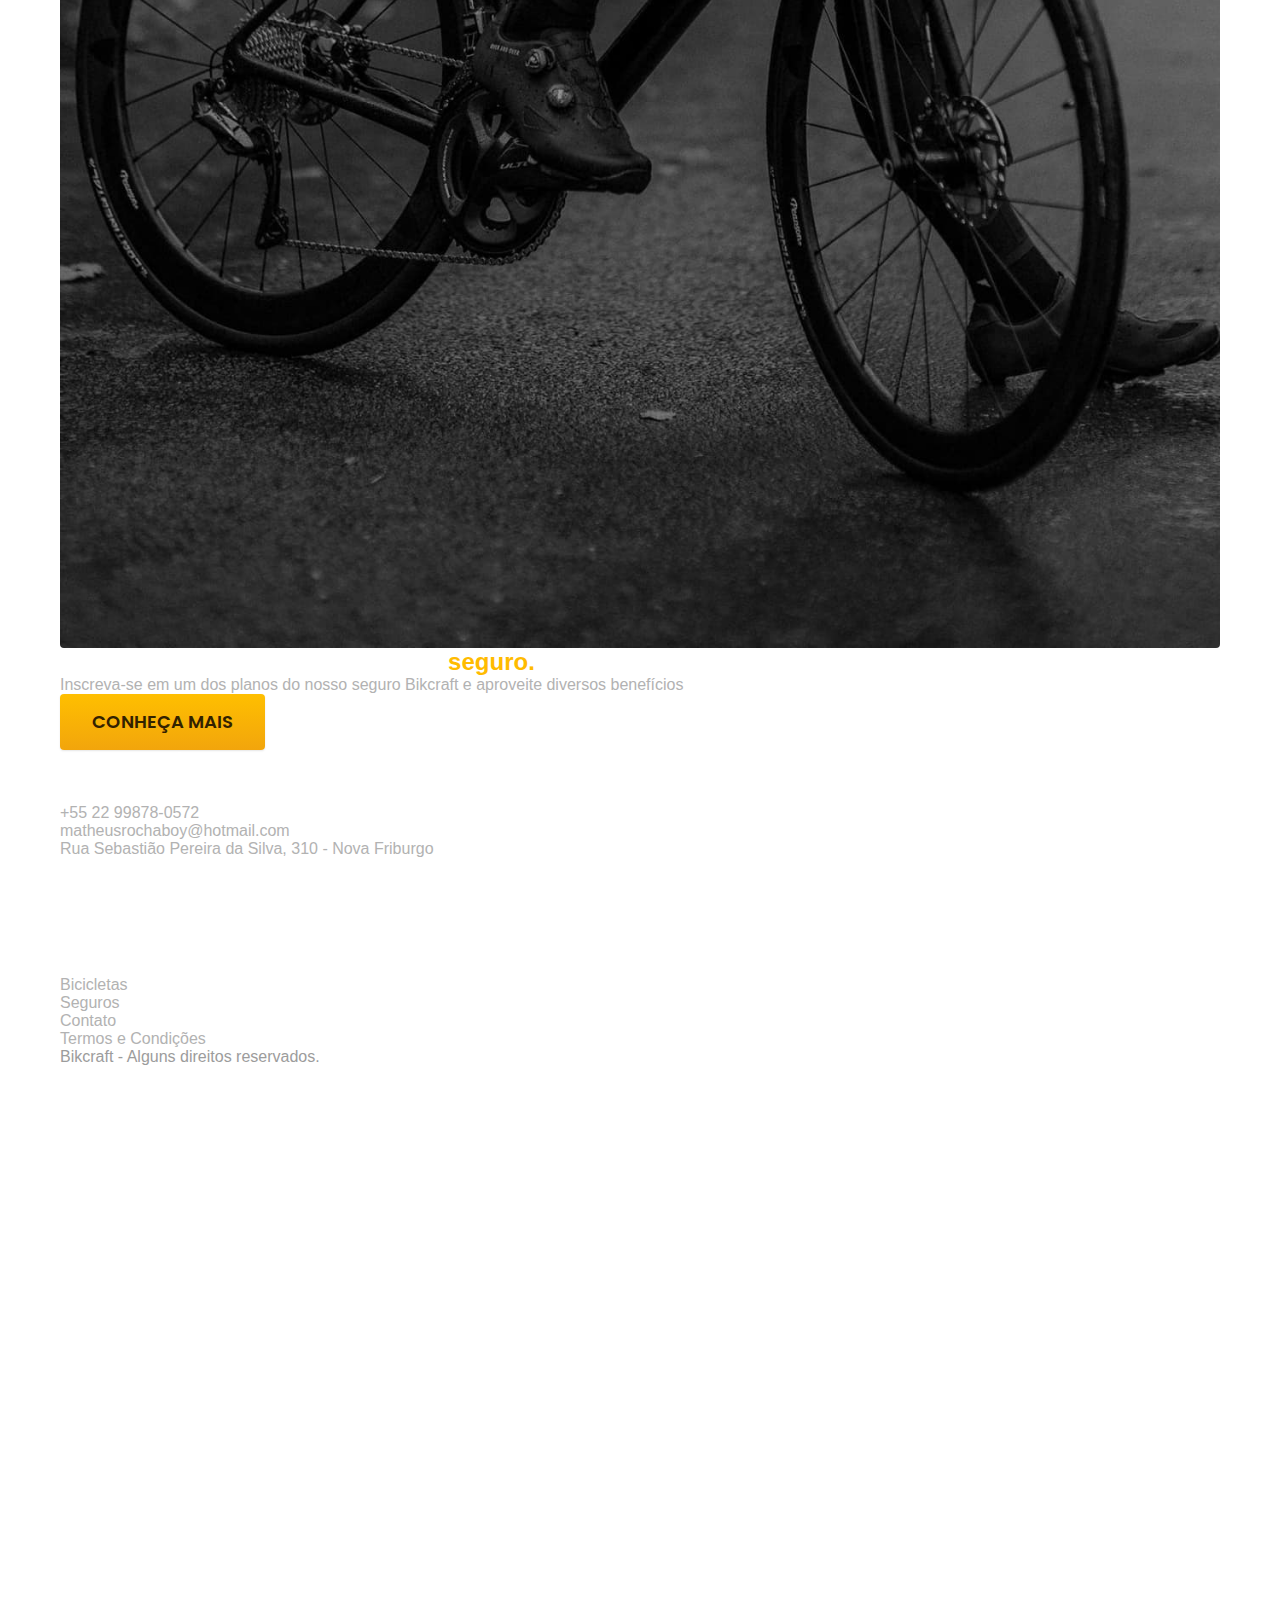
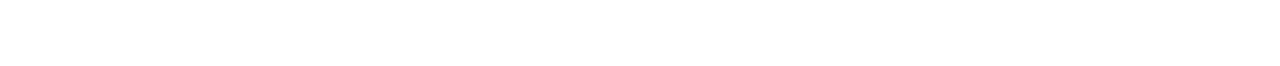
<file: bicicletas/nebula.html>
<!DOCTYPE html>
<html lang="pt-br">

<head>
  <meta charset="UTF-8">
  <meta name="viewport" content="width=device-width, initial-scale=1.0">
  <meta name="description" content="Termos e Condições.">
  <title>Nebula | Bikcraft</title>
  <link rel="stylesheet" href="../css/style.css">
  <link rel="preconnect" href="https://fonts.googleapis.com">
  <link rel="preconnect" href="https://fonts.gstatic.com" crossorigin>
  <link href="https://fonts.googleapis.com/css2?family=Poppins:wght@400;600&family=Roboto+Serif:opsz,wght@8..144,100..900&display=swap" rel="stylesheet">
  <link href="https://fonts.googleapis.com/css2?family=Merriweather:ital,opsz,wght@0,18..144,300..900;1,18..144,300..900&display=swap" rel="stylesheet">
</head>

<body id="bicicleta">
  <header class="header-bg">
    <div class="header container">
      <a href="../"><img src="../img/bikcraft.svg" alt="Bikcraft"></a>
      <nav aria-label="primaria"></nav>
      <ul class="header-menu font-1-m cor-0">
        <li><a href="../bicicletas.html">Bicicletas</a></li>
        <li><a href="../seguros.html">Seguros</a></li>
        <li><a href="../contato.html">Contato</a></li>
      </ul>
    </div>
  </header>
  <main class="titulo-bg">
    <div>
      <div class="titulo container">
        <p class="font-2-xl cor-5">R$3999,00</p>
        <h1 class="font-1-xxl cor-0">Nebula Cosmic<span class="cor-p1">.</span></h1>
      </div>
    </div>
    <div class="bicicleta container">
      <div class="bicicleta-imagens">
        <img src="../img/bicicleta/nimbus3.jpg" alt="">
        <img src="../img/bicicleta/nimbus1.jpg" alt="">
        <img src="../img/bicicleta/nimbus2.jpg" alt="">
      </div>
      <div class="bicicleta-conteudo">
        <p class="font-2-l cor-5">A Nebula Cosmic é a melhor Bikcraft já criada pela nossa equipe. Ela vem equipada com os melhores acessórios, o que garante maior velocidade</p>
        <div class="bicicleta-comprar">
          <a class="botao" href="../orcamento.html?tipo=bikcraft&produto=nebula">Comprar Agora</a>
          <span class="font-1-xs cor-6"><img src="../img/icones/entrega.svg" alt="">Entrega em 5 dias</span>
          <span class="font-1-xs cor-6"><img src="../img/icones/entrega.svg" alt="">18 em estoque</span>
        </div>
        <h2 class="font-1-xs cor-0">Informações</h2>
        <ul class="bicicleta-informacoes">
          <li>
            <img src="../img/icones/eletrica.svg" alt="">
            <h3 class="font-1-m cor-0">Motor Elétrico</h3>
            <p class="font-2-xs cor-5">Permite você viajar distâncias inimaginaveis com sua bicicleta</p>
          </li>
          <li>
            <img src="../img/icones/velocidade.svg" alt="">
            <h3 class="font-1-m cor-0">40 km/h</h3>
            <p class="font-2-xs cor-5">A mais rápida bicicleta elétrica disponível hoje no mercado.</p>
          </li>
          <li>
            <img src="../img/icones/rastreador.svg" alt="">
            <h3 class="font-1-m cor-0">Rastreador</h3>
            <p class="font-2-xs cor-5">Rastreador e sistema anti-furto para garantir o seu sossego.</p>
          </li>
          <li>
            <img src="../img/icones/carbono.svg" alt="">
            <h3 class="font-1-m cor-0">Fibra de Carbono</h3>
            <p class="font-2-xs cor-5">Maior proteção possível para a sua Bikcraft com fibra de carbono</p>
          </li>
        </ul>
        <h2 class="font-1-xs cor-0">Ficha Técnica</h2>
        <ul class="bicicleta-ficha font-2-s cor-4">
          <li>Peso <span>9kg</span></li>
          <li>Altura <span>60cm</span></li>
          <li>Largura <span>120cm</span></li>
          <li>Profundidade <span>10cm</span></li>
          <li>Marchas <span>16</span></li>
          <li>Roda <span>29</span></li>
        </ul>
      </div>
    </div>
  </main>
  <article class="bicicletas-lista container">
    <h2 class="font-1-xxl">Escolha a sua<span class="cor-p1">.</span></h2>
    <ul>
      <li>
        <a href="./magic.html">
          <img src="../img/bicicletas/magic.jpg" alt="Bicicleta preta">
          <h3 class="font-1-xl">Magic Might</h3>
          <span class="font-2-m cor-8">R$ 2499</span>
        </a>
      </li>
      <li>
        <a href="./nimbus.html">
          <img src="../img/bicicletas/nimbus.jpg" alt="Bicicleta preta">
          <h3 class="font-1-xl">Nimbus Stark</h3>
          <span class="font-2-m cor-8">R$ 4999</span>
        </a>
      </li>
    </ul>
  </article>
  <article class="seguro-bg">
    <div class="seguro container">
      <div class="seguro-imagem">
        <img src="../img/fotos/seguros.jpg" alt="Pessoa parada em cima de uma bicicleta">
      </div>
      <div class="seguro-conteudo">
        <h2 class="font-1-xxl cor-0">Pedale mais tranquilo com nosso <span class="cor-p1">seguro.</span></h2>
        <p class="font-2-l cor-5">Inscreva-se em um dos planos do nosso seguro Bikcraft e aproveite diversos benefícios</p>
        <a class="botao" href="../seguros.html">Conheça Mais</a>
      </div>
    </div>
  </article>
  <footer class="footer-bg">
    <div class="footer container">
      <img src="../img/bikcraft.svg" alt="Bikcraft">
      <div class="footer-contato">
        <h3 class="font-2-l-b cor-0">Contato</h3>
        <ul class="font-2-m cor-5">
          <li><a href="tel:+5522998780572">+55 22 99878-0572</a></li>
          <li><a href="mailto:matheusrochaboy@hotmail.com">matheusrochaboy@hotmail.com</a></li>
          <li>Rua Sebastião Pereira da Silva, 310 - Nova Friburgo</li>
        </ul>
        <div class="footer-redes">
          <a href="../"><img src="../img/redes/instagram.svg" alt="Instagram"></a>
          <a href="../"><img src="../img/redes/facebook.svg" alt="Facebook"></a>
          <a href="../"><img src="../img/redes/youtube.svg" alt="Youtube"></a>
        </div>
      </div>
      <div class="footer-informacoes">
        <h3 class="font-2-l-b cor-0">Informações</h3>
        <nav>
          <ul class="font-1-m cor-5">
            <li><a href="../bicicletas.html">Bicicletas</a></li>
            <li><a href="../seguros.html">Seguros</a></li>
            <li><a href="../contato.html">Contato</a></li>
            <li><a href="../termos.html">Termos e Condições</a></li>
          </ul>
        </nav>
      </div>
      <p class="footer-copy font-2-m cor-6">Bikcraft - Alguns direitos reservados.</p>
    </div>
  </footer>
  <script src="../js/script.js"></script>
</body>
</file>
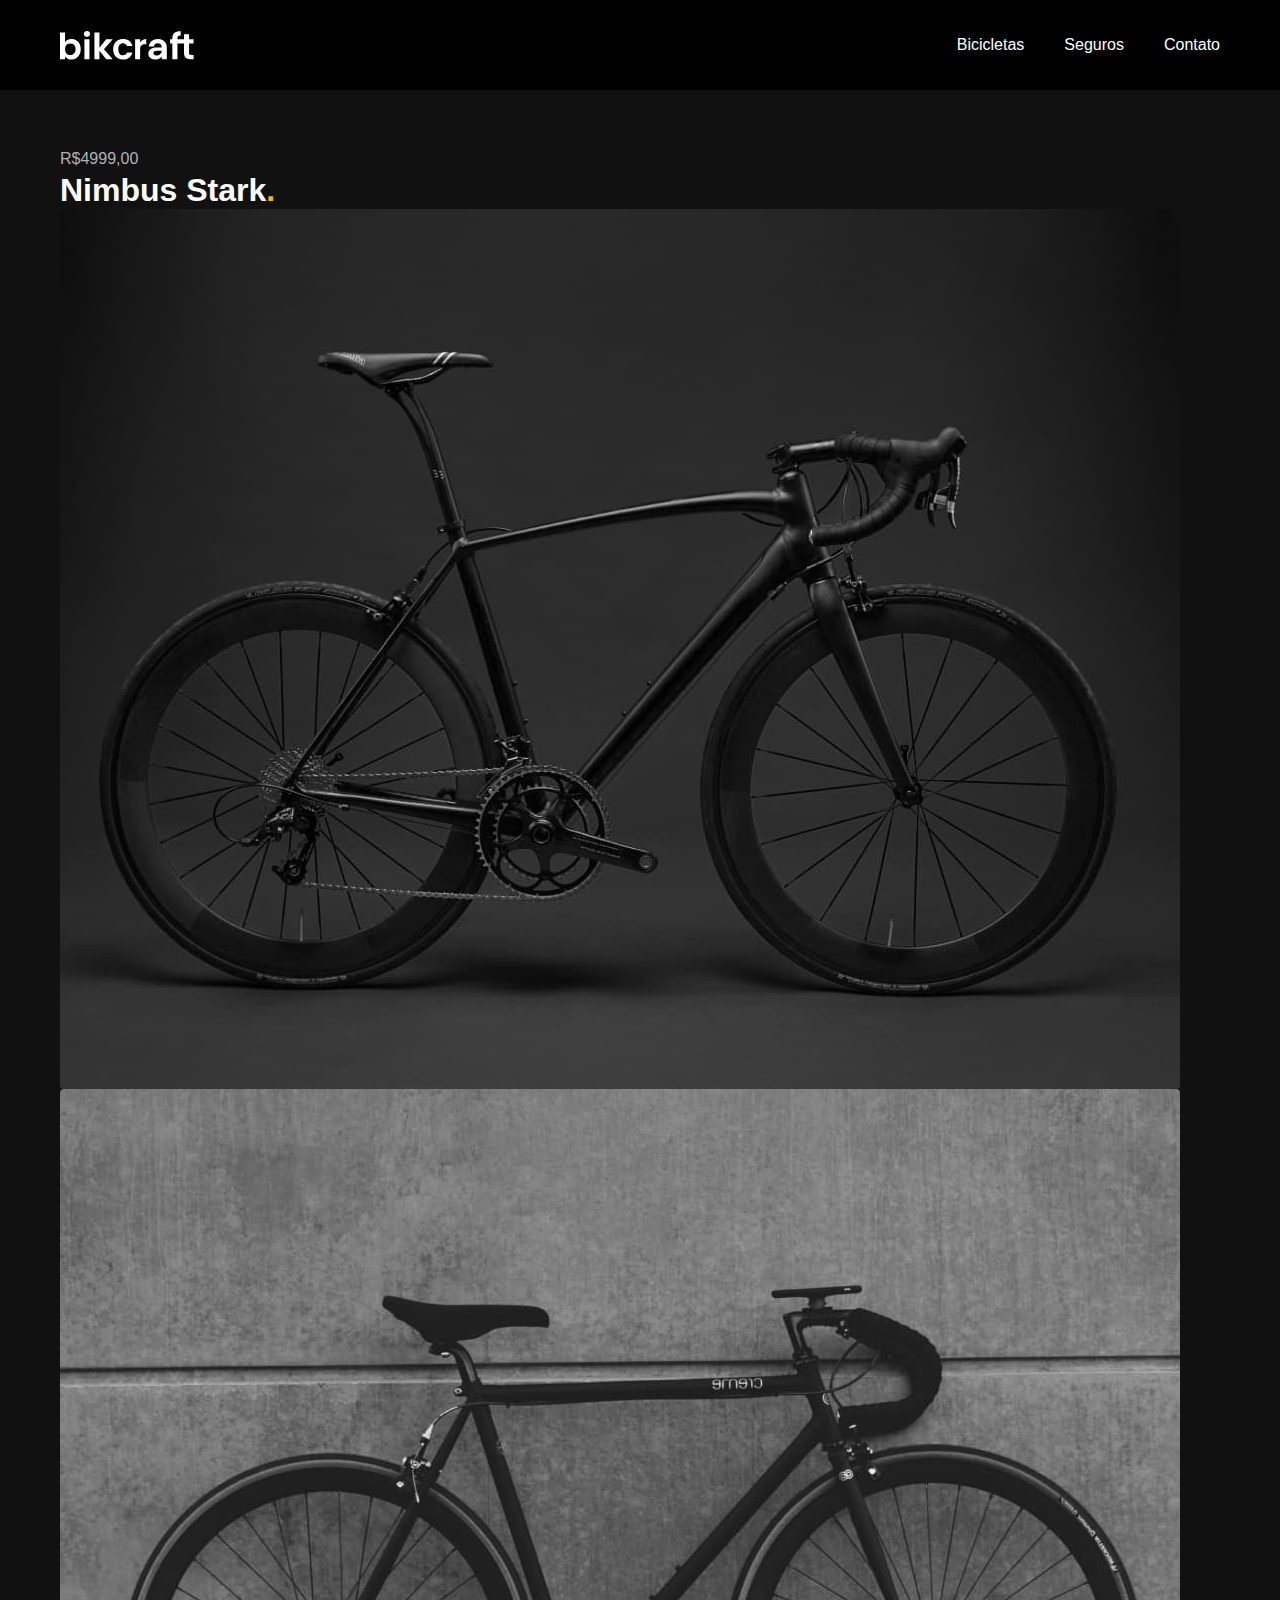
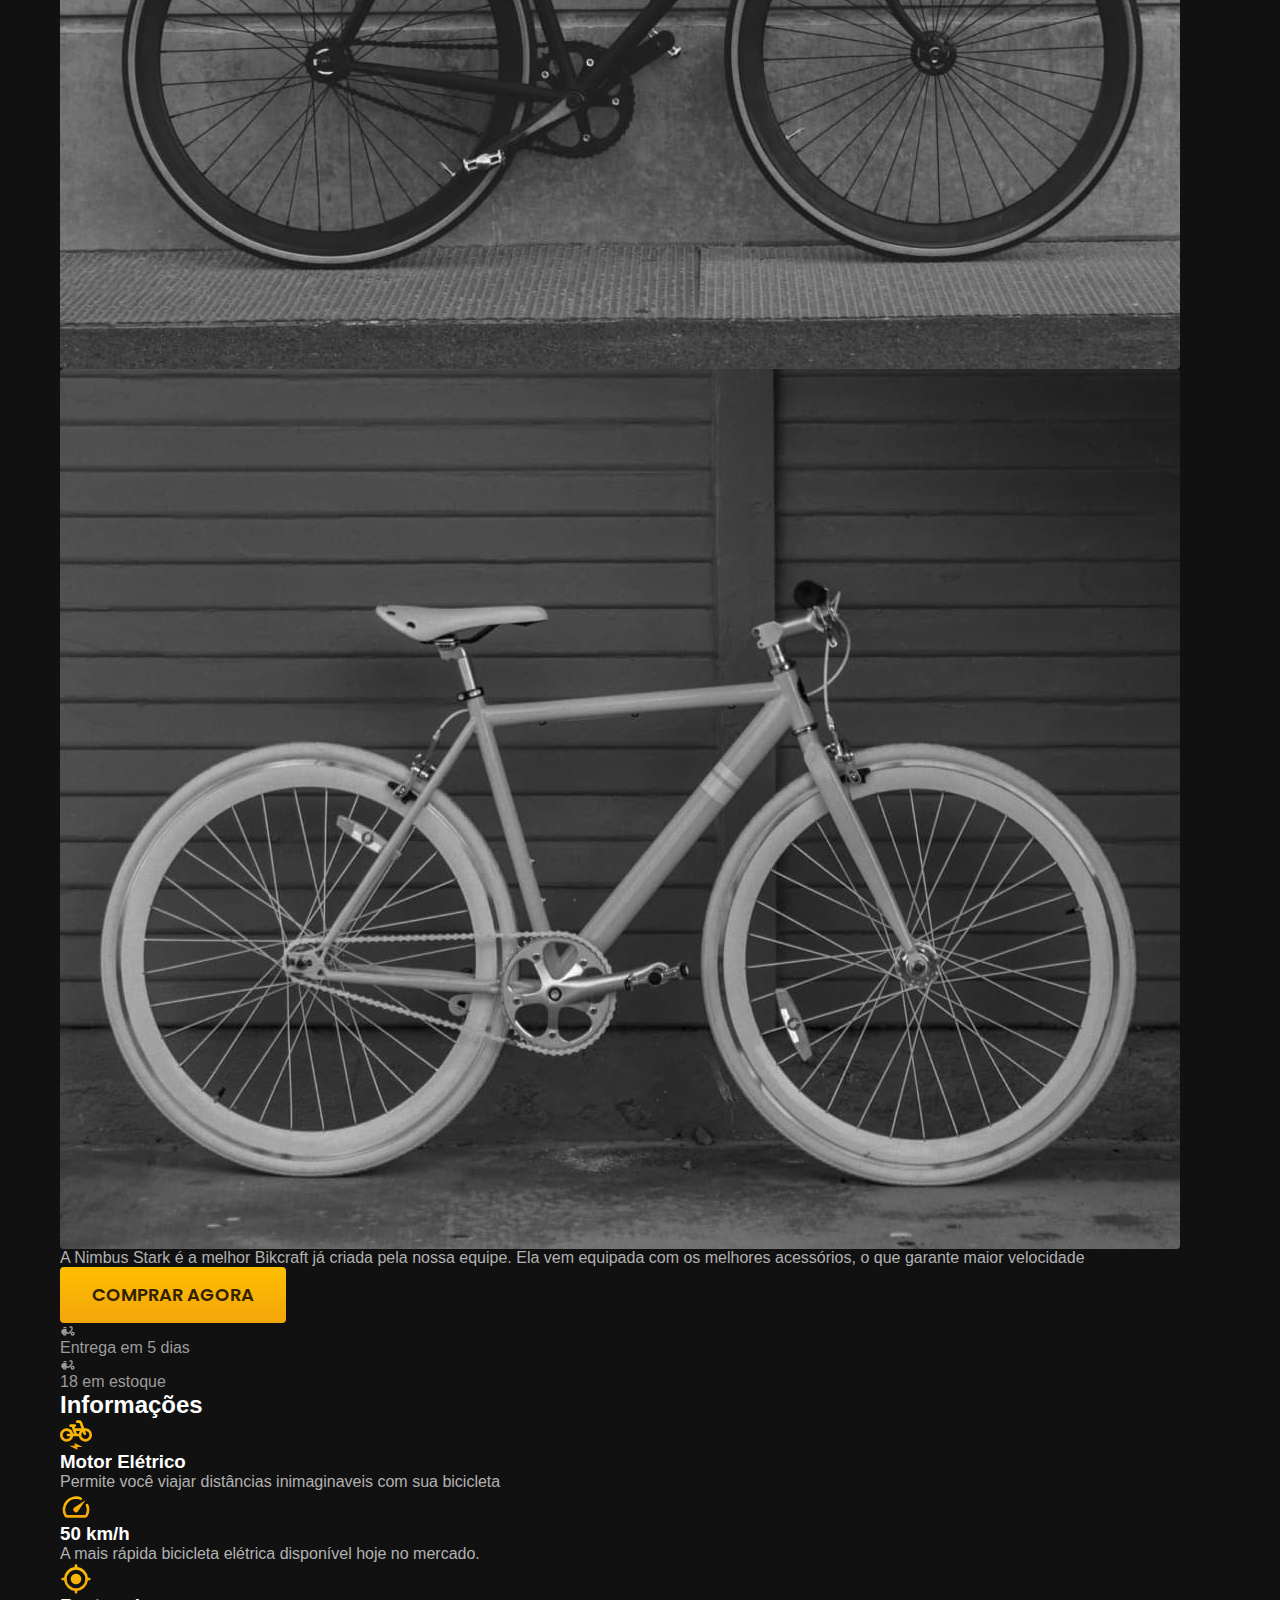
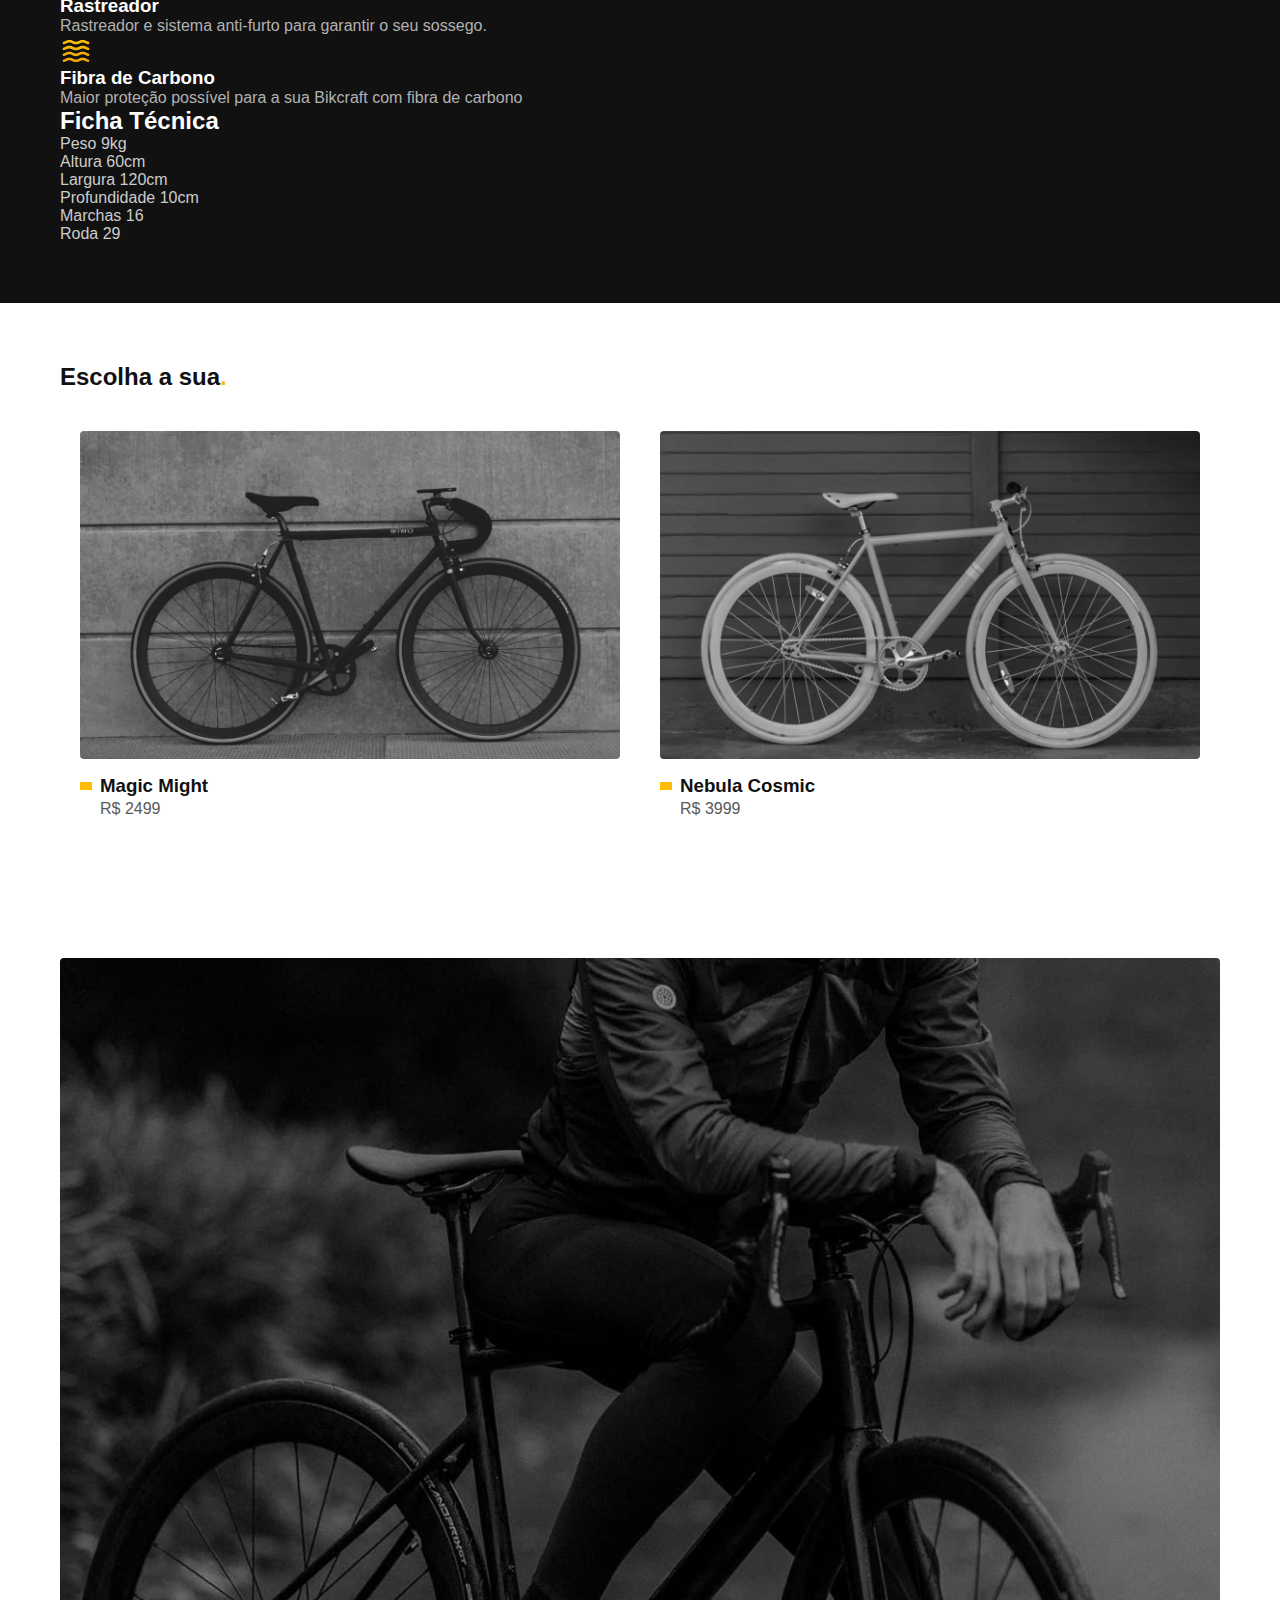
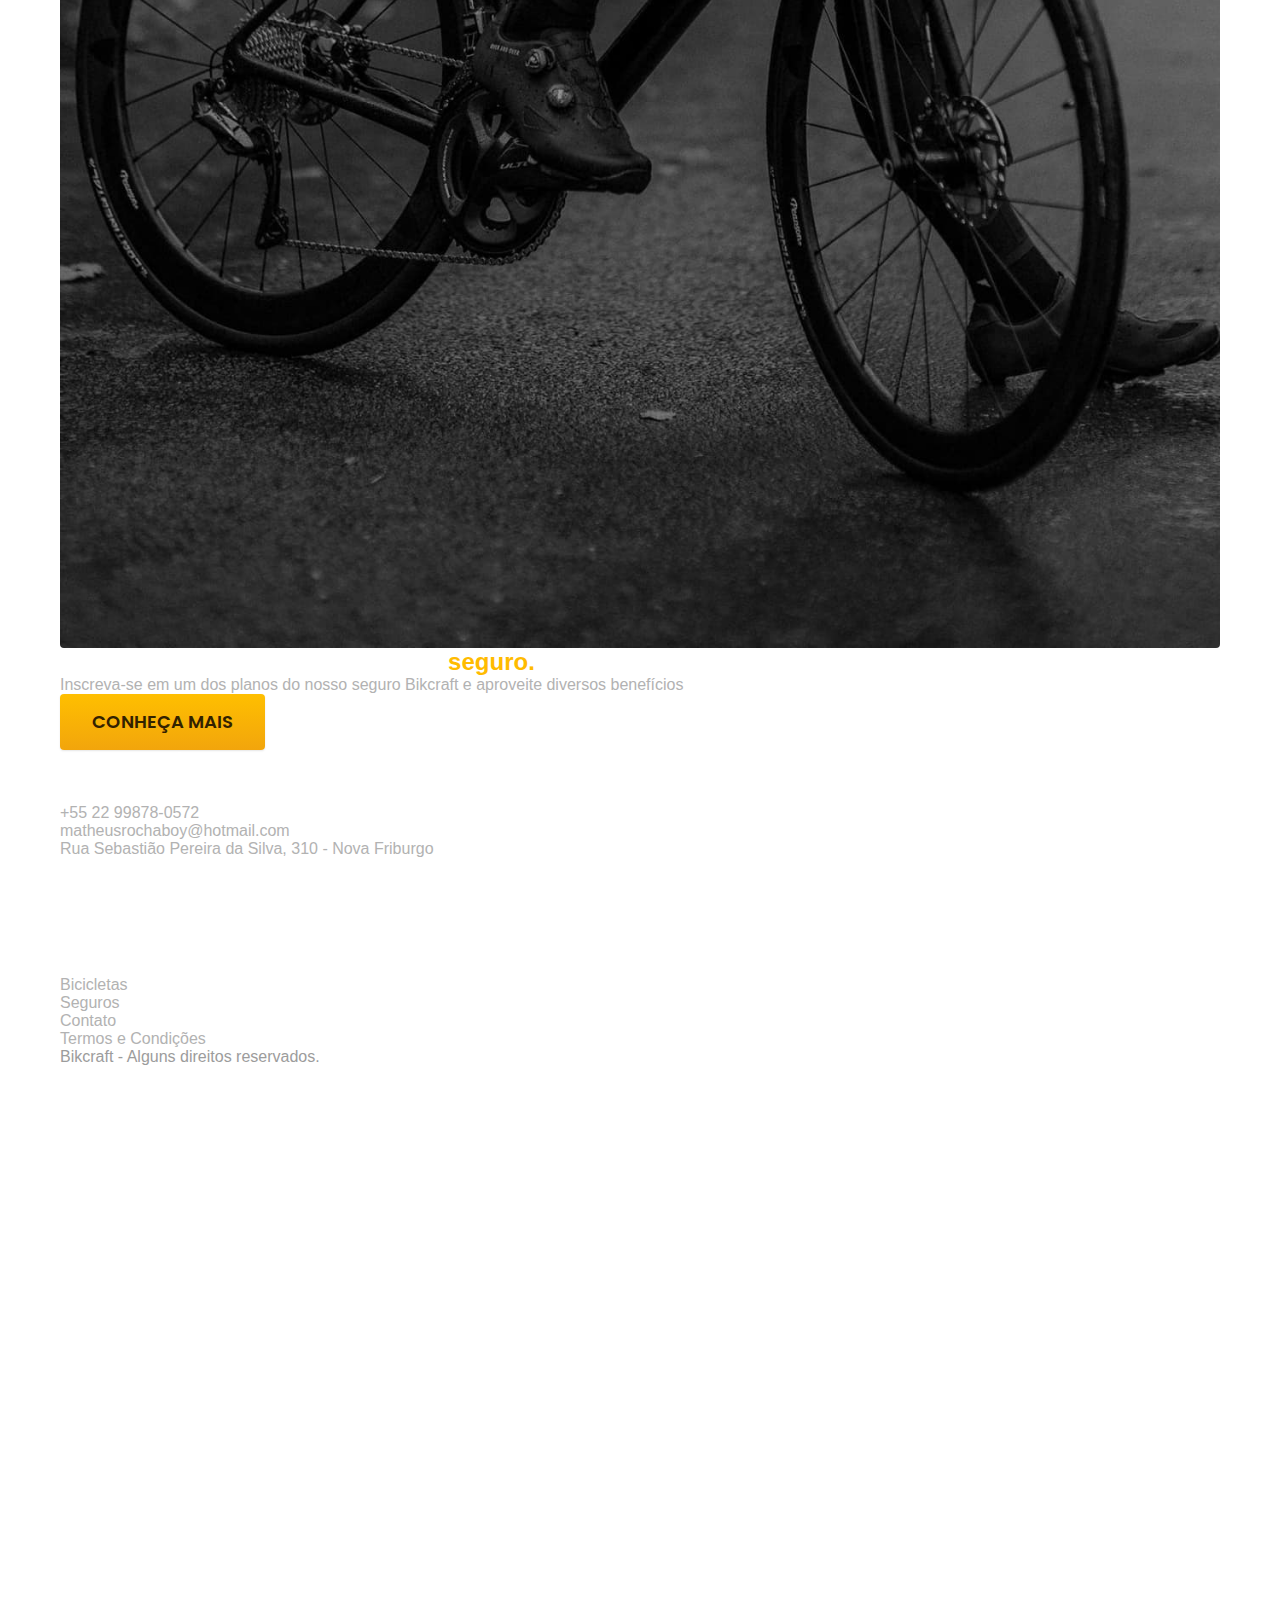
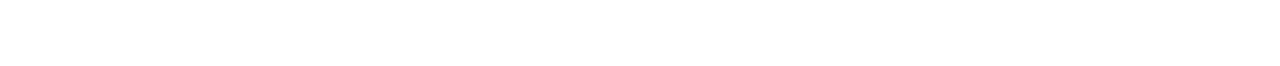
<file: bicicletas/nimbus.html>
<!DOCTYPE html>
<html lang="pt-br">

<head>
  <meta charset="UTF-8">
  <meta name="viewport" content="width=device-width, initial-scale=1.0">
  <meta name="description" content="Termos e Condições.">
  <title>Nimbus | Bikcraft</title>
  <link rel="stylesheet" href="../css/style.css">
  <link rel="preconnect" href="https://fonts.googleapis.com">
  <link rel="preconnect" href="https://fonts.gstatic.com" crossorigin>
  <link href="https://fonts.googleapis.com/css2?family=Poppins:wght@400;600&family=Roboto+Serif:opsz,wght@8..144,100..900&display=swap" rel="stylesheet">
  <link href="https://fonts.googleapis.com/css2?family=Merriweather:ital,opsz,wght@0,18..144,300..900;1,18..144,300..900&display=swap" rel="stylesheet">
</head>

<body id="bicicleta">
  <header class="header-bg">
    <div class="header container">
      <a href="../"><img src="../img/bikcraft.svg" alt="Bikcraft"></a>
      <nav aria-label="primaria"></nav>
      <ul class="header-menu font-1-m cor-0">
        <li><a href="../bicicletas.html">Bicicletas</a></li>
        <li><a href="../seguros.html">Seguros</a></li>
        <li><a href="../contato.html">Contato</a></li>
      </ul>
    </div>
  </header>
  <main class="titulo-bg">
    <div>
      <div class="titulo container">
        <p class="font-2-xl cor-5">R$4999,00</p>
        <h1 class="font-1-xxl cor-0">Nimbus Stark<span class="cor-p1">.</span></h1>
      </div>
    </div>
    <div class="bicicleta container">
      <div class="bicicleta-imagens">
        <img src="../img/bicicleta/nimbus1.jpg" alt="">
        <img src="../img/bicicleta/nimbus2.jpg" alt="">
        <img src="../img/bicicleta/nimbus3.jpg" alt="">
      </div>
      <div class="bicicleta-conteudo">
        <p class="font-2-l cor-5">A Nimbus Stark é a melhor Bikcraft já criada pela nossa equipe. Ela vem equipada com os melhores acessórios, o que garante maior velocidade</p>
        <div class="bicicleta-comprar">
          <a class="botao" href="../orcamento.html?tipo=bikcraft&produto=nimbus">Comprar Agora</a>
          <span class="font-1-xs cor-6"><img src="../img/icones/entrega.svg" alt="">Entrega em 5 dias</span>
          <span class="font-1-xs cor-6"><img src="../img/icones/entrega.svg" alt="">18 em estoque</span>
        </div>
        <h2 class="font-1-xs cor-0">Informações</h2>
        <ul class="bicicleta-informacoes">
          <li>
            <img src="../img/icones/eletrica.svg" alt="">
            <h3 class="font-1-m cor-0">Motor Elétrico</h3>
            <p class="font-2-xs cor-5">Permite você viajar distâncias inimaginaveis com sua bicicleta</p>
          </li>
          <li>
            <img src="../img/icones/velocidade.svg" alt="">
            <h3 class="font-1-m cor-0">50 km/h</h3>
            <p class="font-2-xs cor-5">A mais rápida bicicleta elétrica disponível hoje no mercado.</p>
          </li>
          <li>
            <img src="../img/icones/rastreador.svg" alt="">
            <h3 class="font-1-m cor-0">Rastreador</h3>
            <p class="font-2-xs cor-5">Rastreador e sistema anti-furto para garantir o seu sossego.</p>
          </li>
          <li>
            <img src="../img/icones/carbono.svg" alt="">
            <h3 class="font-1-m cor-0">Fibra de Carbono</h3>
            <p class="font-2-xs cor-5">Maior proteção possível para a sua Bikcraft com fibra de carbono</p>
          </li>
        </ul>
        <h2 class="font-1-xs cor-0">Ficha Técnica</h2>
        <ul class="bicicleta-ficha font-2-s cor-4">
          <li>Peso <span>9kg</span></li>
          <li>Altura <span>60cm</span></li>
          <li>Largura <span>120cm</span></li>
          <li>Profundidade <span>10cm</span></li>
          <li>Marchas <span>16</span></li>
          <li>Roda <span>29</span></li>
        </ul>
      </div>
    </div>
  </main>
  <article class="bicicletas-lista container">
    <h2 class="font-1-xxl">Escolha a sua<span class="cor-p1">.</span></h2>
    <ul>
      <li>
        <a href="./magic.html">
          <img src="../img/bicicletas/magic.jpg" alt="Bicicleta preta">
          <h3 class="font-1-xl">Magic Might</h3>
          <span class="font-2-m cor-8">R$ 2499</span>
        </a>
      </li>
      <li>
        <a href="./nebula.html">
          <img src="../img/bicicletas/nebula.jpg" alt="Bicicleta preta">
          <h3 class="font-1-xl">Nebula Cosmic</h3>
          <span class="font-2-m cor-8">R$ 3999</span>
        </a>
      </li>
    </ul>
  </article>
  <article class="seguro-bg">
    <div class="seguro container">
      <div class="seguro-imagem">
        <img src="../img/fotos/seguros.jpg" alt="Pessoa parada em cima de uma bicicleta">
      </div>
      <div class="seguro-conteudo">
        <h2 class="font-1-xxl cor-0">Pedale mais tranquilo com nosso <span class="cor-p1">seguro.</span></h2>
        <p class="font-2-l cor-5">Inscreva-se em um dos planos do nosso seguro Bikcraft e aproveite diversos benefícios</p>
        <a class="botao" href="../seguros.html">Conheça Mais</a>
      </div>
    </div>
  </article>
  <footer class="footer-bg">
    <div class="footer container">
      <img src="../img/bikcraft.svg" alt="Bikcraft">
      <div class="footer-contato">
        <h3 class="font-2-l-b cor-0">Contato</h3>
        <ul class="font-2-m cor-5">
          <li><a href="tel:+5522998780572">+55 22 99878-0572</a></li>
          <li><a href="mailto:matheusrochaboy@hotmail.com">matheusrochaboy@hotmail.com</a></li>
          <li>Rua Sebastião Pereira da Silva, 310 - Nova Friburgo</li>
        </ul>
        <div class="footer-redes">
          <a href="../"><img src="../img/redes/instagram.svg" alt="Instagram"></a>
          <a href="../"><img src="../img/redes/facebook.svg" alt="Facebook"></a>
          <a href="../"><img src="../img/redes/youtube.svg" alt="Youtube"></a>
        </div>
      </div>
      <div class="footer-informacoes">
        <h3 class="font-2-l-b cor-0">Informações</h3>
        <nav>
          <ul class="font-1-m cor-5">
            <li><a href="../bicicletas.html">Bicicletas</a></li>
            <li><a href="../seguros.html">Seguros</a></li>
            <li><a href="../contato.html">Contato</a></li>
            <li><a href="../termos.html">Termos e Condições</a></li>
          </ul>
        </nav>
      </div>
      <p class="footer-copy font-2-m cor-6">Bikcraft - Alguns direitos reservados.</p>
    </div>
  </footer>
  <script src="../js/script.js"></script>
</body>
</file>
<file: css/style.css>
@import url(./global/global.css);
@import url(./global/header.css);
@import url(./home/introducao.css);
@import url(./home/tecnologia.css);
@import url(./utilidades/componente.css);
@import url(./utilidades/tipografia.css);
@import url(./utilidades/cores.css);
@import url(./bicicletas/bicicletas-lista.css);
@import url(./home/parceiros.css);
@import url(./home/depoimento.css);
@import url(./seguros/seguros.css);
</file>
